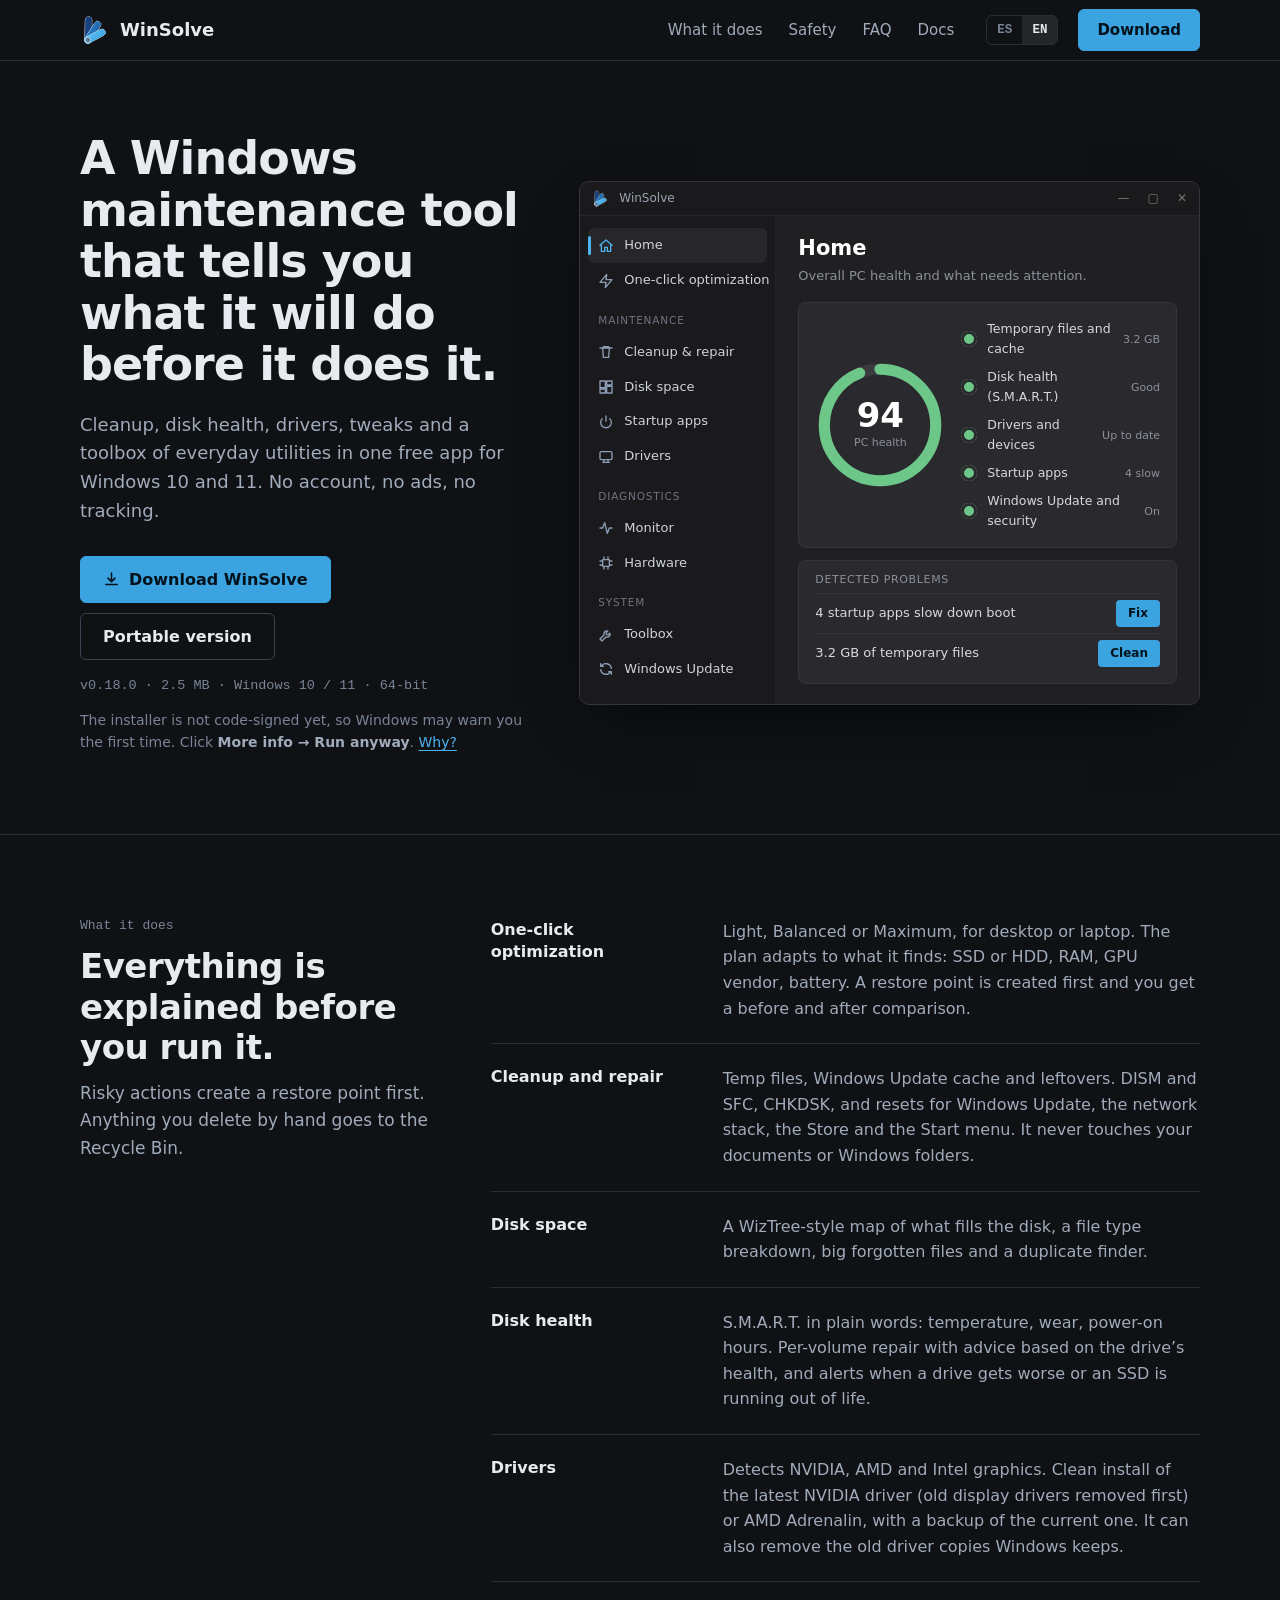
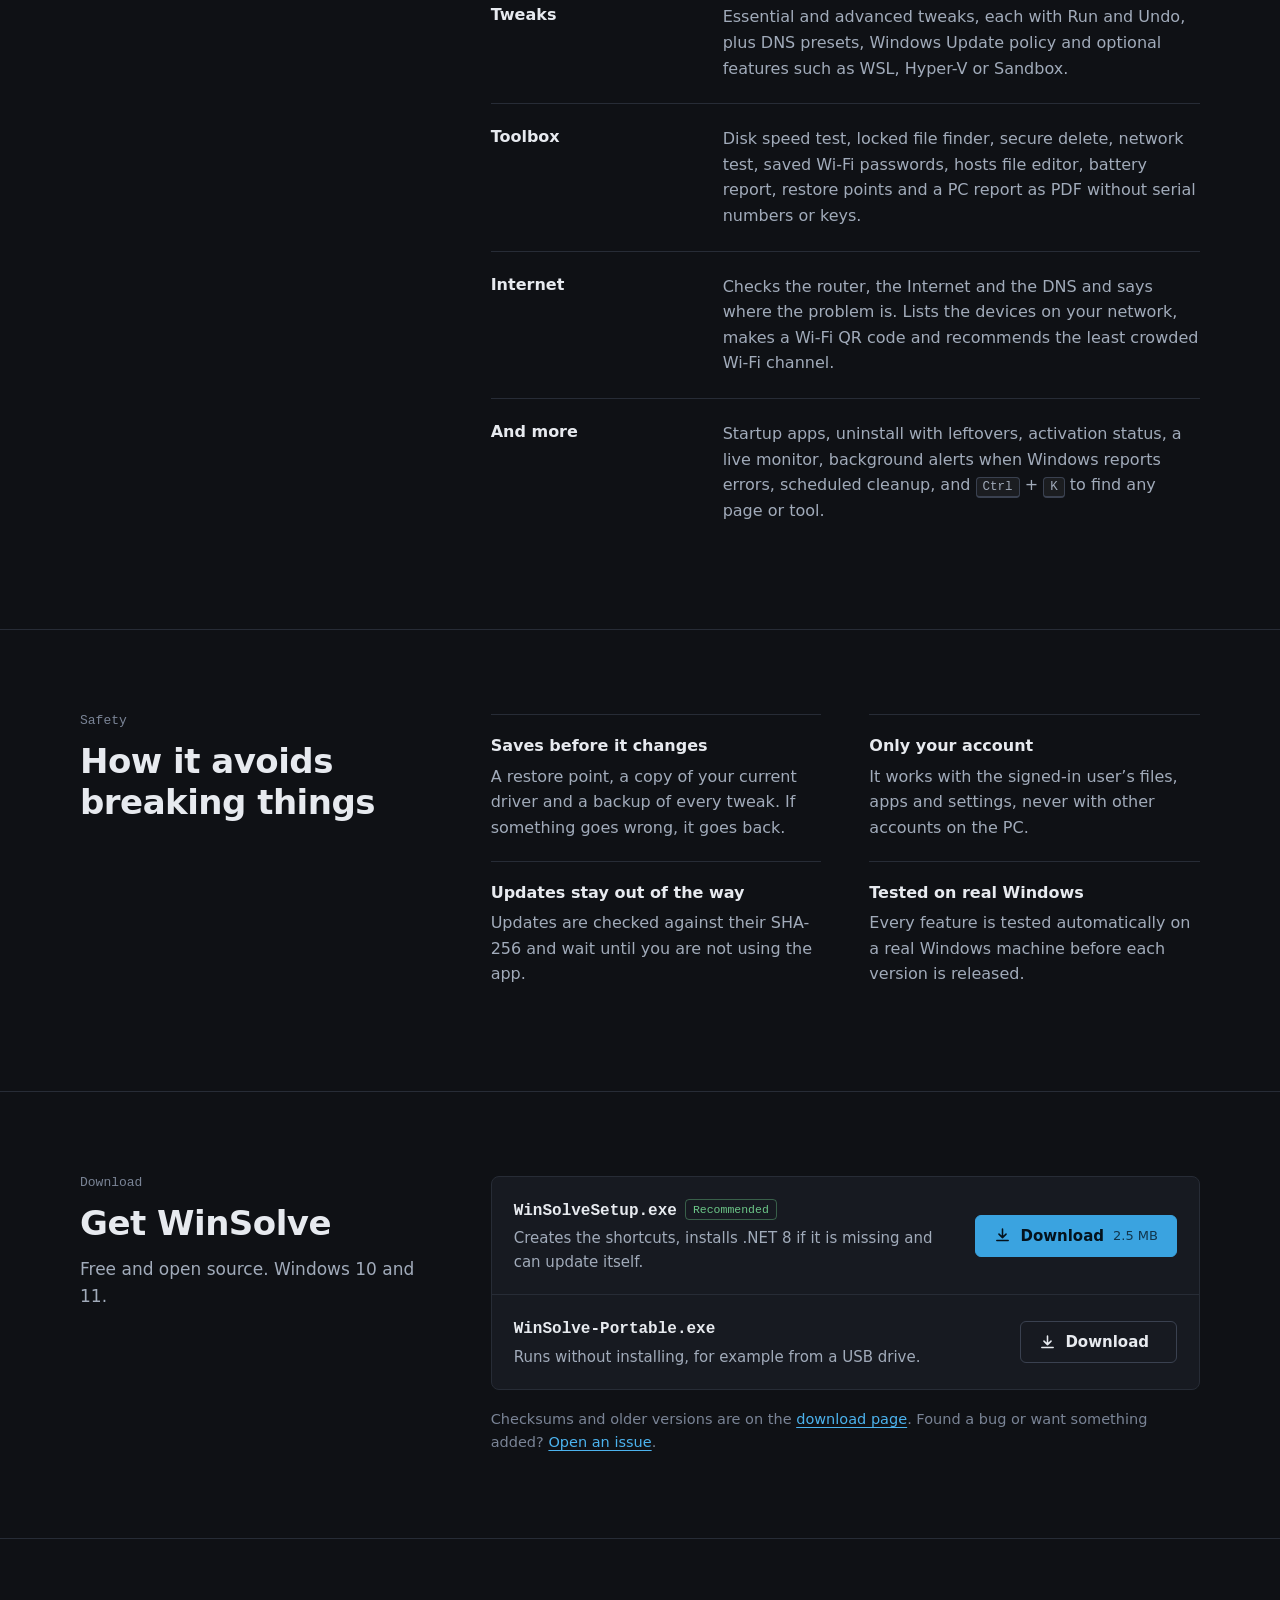
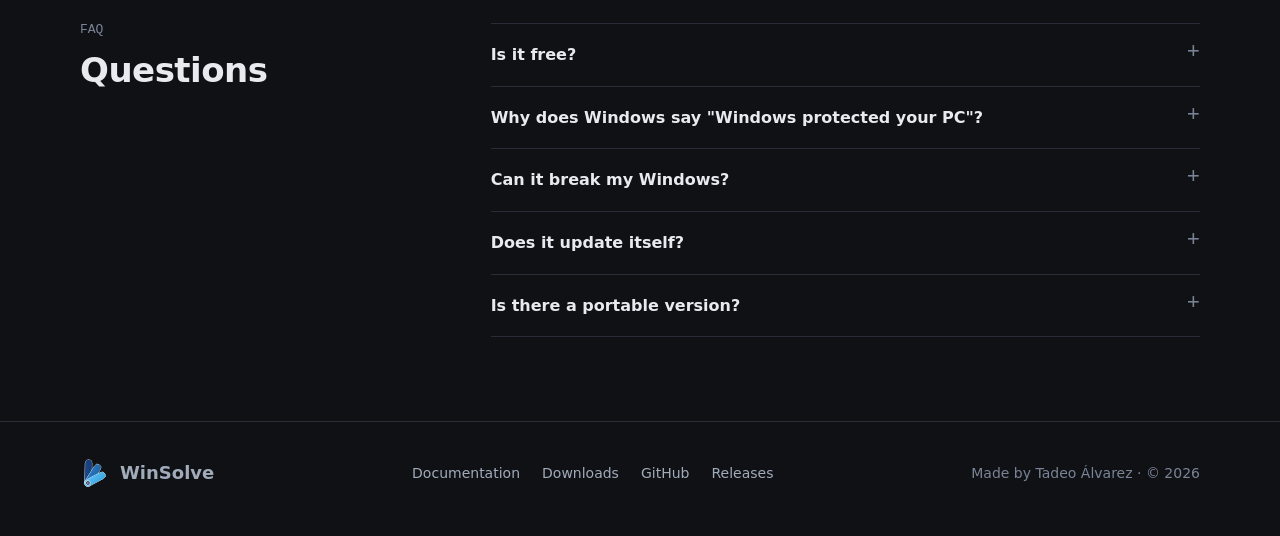
<file: website/index.html>
<!doctype html>
<html lang="es">
<head>
  <meta charset="utf-8">
  <meta name="viewport" content="width=device-width, initial-scale=1">
  <title>WinSolve — La navaja suiza para Windows</title>
  <meta name="description" content="WinSolve es una herramienta gratuita de mantenimiento para Windows 10/11: limpieza, salud de discos, drivers, ajustes y una caja de herramientas en una sola app.">
  <meta name="theme-color" content="#0f1115">
  <meta property="og:title" content="WinSolve — La navaja suiza para Windows">
  <meta property="og:description" content="Limpieza, salud de discos, drivers, ajustes y herramientas para Windows. Gratis y de código abierto.">
  <meta property="og:image" content="assets/og.png">
  <meta name="twitter:card" content="summary_large_image">
  <link rel="icon" href="favicon.ico">
  <link rel="alternate" hreflang="es" href="./">
  <link rel="alternate" hreflang="en" href="en/">
  <link rel="stylesheet" href="assets/site.css">
</head>
<body>
  <svg width="0" height="0" style="position:absolute" aria-hidden="true"><defs>
    <symbol id="s-home" viewBox="0 0 24 24"><path d="M3 11 12 3l9 8M5 10v10h5v-6h4v6h5V10"/></symbol>
    <symbol id="s-bolt" viewBox="0 0 24 24"><path d="M13 2 3 14h9l-1 8 10-12h-9z"/></symbol>
    <symbol id="s-clean" viewBox="0 0 24 24"><path d="M3 6h18M8 6V4h8v2m-9 0 1 14h8l1-14"/></symbol>
    <symbol id="s-disk" viewBox="0 0 24 24"><path d="M3 3h8v10H3zM13 3h8v6h-8zM13 11h8v10h-8zM3 15h8v6H3z"/></symbol>
    <symbol id="s-power" viewBox="0 0 24 24"><path d="M12 3v8M6.3 7a8 8 0 1 0 11.4 0"/></symbol>
    <symbol id="s-screen" viewBox="0 0 24 24"><path d="M5 4h14a2 2 0 0 1 2 2v8a2 2 0 0 1-2 2H5a2 2 0 0 1-2-2V6a2 2 0 0 1 2-2zM7 20h10M9 16v4m6-4v4"/></symbol>
    <symbol id="s-pulse" viewBox="0 0 24 24"><path d="M3 12h4l3-8 4 16 3-8h4"/></symbol>
    <symbol id="s-cpu" viewBox="0 0 24 24"><path d="M7 7h10v10H7zM9 3v4m6-4v4M9 17v4m6-4v4M3 9h4m-4 6h4m10-6h4m-4 6h4"/></symbol>
    <symbol id="s-tool" viewBox="0 0 24 24"><path d="M14.7 6.3a4 4 0 0 0-5.4 5.4L3 18l3 3 6.3-6.3a4 4 0 0 0 5.4-5.4l-2.4 2.4-2.6-.6-.6-2.6z"/></symbol>
    <symbol id="s-sync" viewBox="0 0 24 24"><path d="M20 11a8 8 0 0 0-14.9-3M4 4v4h4M4 13a8 8 0 0 0 14.9 3M20 20v-4h-4"/></symbol>
  </defs></svg>

  <nav class="nav">
    <div class="wrap">
      <a class="brand" href="#top"><img src="assets/logo.svg" alt="">WinSolve</a>
      <div class="links">
        <a href="#features">Qué hace</a>
        <a href="#safety">Seguridad</a>
        <a href="#faq">Preguntas</a>
        <a class="keep" href="docs/">Docs</a>
      </div>
      <div class="lang" aria-label="Idioma"><a href="./" data-lang="es" aria-current="true">ES</a><a href="en/" data-lang="en">EN</a></div>
      <a class="btn primary cta" href="docs/#download">Descargar</a>
      <button class="menu-btn" type="button" aria-label="Menú" aria-expanded="false"><svg viewBox="0 0 24 24" fill="none" stroke="currentColor" stroke-width="2" stroke-linecap="round"><path d="M4 7h16M4 12h16M4 17h16"/></svg></button>
    </div>
  </nav>

  <header class="hero" id="top">
    <div class="wrap">
      <div>
        <h1>Una herramienta de mantenimiento para Windows que te dice qué va a hacer antes de hacerlo.</h1>
        <p class="lead">Limpieza, salud de discos, drivers, ajustes y una caja de herramientas de uso diario en una sola app gratuita para Windows 10 y 11. Sin cuenta, sin anuncios, sin rastreo.</p>
        <div class="actions">
          <a class="btn primary big" href="https://github.com/TadeeUY/WinSolve/releases/latest/download/WinSolveSetup.exe"><svg viewBox="0 0 24 24" fill="none" stroke="currentColor" stroke-width="2.2" stroke-linecap="round" stroke-linejoin="round"><path d="M12 3v12m0 0 5-5m-5 5-5-5M4 19h16"/></svg>Descargar WinSolve</a>
          <a class="btn big" href="https://github.com/TadeeUY/WinSolve/releases/latest/download/WinSolve-Portable.exe">Versión portable</a>
        </div>
        <p class="facts">v<span data-version>0.18.0</span> · <span data-size-setup>2,5 MB</span> · Windows 10 / 11 · 64-bit</p>
        <p class="note">El instalador todavía no tiene firma digital, así que Windows puede avisarte la primera vez. Toca <b>Más información → Ejecutar de todas formas</b>. <a class="link" href="#faq">¿Por qué?</a></p>
      </div>

      <!-- A static drawing of the Home screen. Swap it for a real screenshot when you have one. -->
      <div class="window" role="img" aria-label="La app WinSolve en la pantalla de Inicio">
        <div class="titlebar"><img src="assets/logo.svg" alt="">WinSolve<span class="ctl"><span>—</span><span>▢</span><span>✕</span></span></div>
        <div class="app">
          <aside class="side">
              <div class="it on"><i><svg aria-hidden="true"><use href="#s-home"/></svg></i>Inicio</div>
              <div class="it"><i><svg aria-hidden="true"><use href="#s-bolt"/></svg></i>Optimización en 1 clic</div>
              <div class="grp">MANTENIMIENTO</div>
              <div class="it"><i><svg aria-hidden="true"><use href="#s-clean"/></svg></i>Limpieza y reparación</div>
              <div class="it"><i><svg aria-hidden="true"><use href="#s-disk"/></svg></i>Espacio en disco</div>
              <div class="it"><i><svg aria-hidden="true"><use href="#s-power"/></svg></i>Apps de inicio</div>
              <div class="it"><i><svg aria-hidden="true"><use href="#s-screen"/></svg></i>Drivers</div>
              <div class="grp">DIAGNÓSTICO</div>
              <div class="it"><i><svg aria-hidden="true"><use href="#s-pulse"/></svg></i>Monitor</div>
              <div class="it"><i><svg aria-hidden="true"><use href="#s-cpu"/></svg></i>Hardware</div>
              <div class="grp">SISTEMA</div>
              <div class="it"><i><svg aria-hidden="true"><use href="#s-tool"/></svg></i>Herramientas</div>
              <div class="it"><i><svg aria-hidden="true"><use href="#s-sync"/></svg></i>Windows Update</div>
          </aside>
          <div class="main">
            <h4>Inicio</h4>
            <div class="sub">Estado general de la PC y lo que requiere atención.</div>
            <div class="health">
              <div class="ring">
                <svg viewBox="0 0 140 140"><circle class="track" cx="70" cy="70" r="60" fill="none" stroke-width="12"/><circle class="val" cx="70" cy="70" r="60" fill="none" stroke-width="12"/></svg>
                <div class="num"><div><b>94</b><small>Salud de la PC</small></div></div>
              </div>
              <div class="checks">
                  <div class="check"><span class="st"></span>Archivos temporales y caché<span class="tag">3,2 GB</span></div>
                  <div class="check"><span class="st"></span>Salud del disco (S.M.A.R.T.)<span class="tag">Buena</span></div>
                  <div class="check"><span class="st"></span>Drivers y dispositivos<span class="tag">Al día</span></div>
                  <div class="check"><span class="st"></span>Apps de inicio<span class="tag">4 lentas</span></div>
                  <div class="check"><span class="st"></span>Windows Update y seguridad<span class="tag">Activo</span></div>
              </div>
            </div>
            <div class="issues"><div class="is-t">Problemas detectados</div><div class="is-r"><span>4 apps de inicio ralentizan el arranque</span><em>Corregir</em></div><div class="is-r"><span>3,2 GB de archivos temporales</span><em>Limpiar</em></div></div>
          </div>
        </div>
      </div>
    </div>
  </header>

  <section id="features">
    <div class="wrap split">
      <header>
        <span class="eyebrow">Qué hace</span>
        <h2 class="h2">Todo se explica antes de ejecutarlo.</h2>
        <p class="sec-lead">Las acciones con riesgo crean antes un punto de restauración. Lo que borras a mano va a la Papelera.</p>
      </header>
      <dl class="rows">
          <div class="row"><dt>Optimización en 1 clic</dt><dd>Ligera, Equilibrada o Máximo rendimiento, para equipo de escritorio o portátil. El plan se adapta a lo que detecta: SSD o HDD, RAM, marca de la GPU, batería. Antes crea un punto de restauración y al final compara el antes y el después.</dd></div>
          <div class="row"><dt>Limpieza y reparación</dt><dd>Temporales, caché de Windows Update y restos. DISM y SFC, CHKDSK, y reinicios de Windows Update, de la red, de la Tienda y del menú Inicio. Nunca toca tus documentos ni las carpetas de Windows.</dd></div>
          <div class="row"><dt>Espacio en disco</dt><dd>Un mapa al estilo WizTree de lo que ocupa el disco, desglose por tipo de archivo, archivos grandes y olvidados, y buscador de duplicados.</dd></div>
          <div class="row"><dt>Salud de discos</dt><dd>S.M.A.R.T. explicado en simple: temperatura, desgaste, horas de uso. Reparación por unidad con consejos según la salud del disco, y avisos cuando un disco empeora o a un SSD le queda poca vida.</dd></div>
          <div class="row"><dt>Drivers</dt><dd>Detecta gráficos NVIDIA, AMD e Intel. Instalación limpia del último driver de NVIDIA (borrando antes los drivers de video viejos) o de AMD Adrenalin, con copia del actual. También puede borrar las copias de drivers viejos que guarda Windows.</dd></div>
          <div class="row"><dt>Ajustes</dt><dd>Ajustes esenciales y avanzados, cada uno con Ejecutar y Deshacer, más DNS predefinidos, política de Windows Update y funciones opcionales como WSL, Hyper-V o Sandbox.</dd></div>
          <div class="row"><dt>Herramientas</dt><dd>Prueba de velocidad del disco, archivos bloqueados, borrado seguro, prueba de red, claves Wi-Fi guardadas, editor del archivo hosts, informe de batería, puntos de restauración y un informe de la PC en PDF sin números de serie ni claves.</dd></div>
          <div class="row"><dt>Internet</dt><dd>Revisa el router, Internet y el DNS y te dice dónde está el problema. Lista los dispositivos de tu red, genera el QR del Wi-Fi y recomienda el canal Wi-Fi menos saturado.</dd></div>
          <div class="row"><dt>Y más</dt><dd>Apps de inicio, desinstalar con restos, estado de activación, monitor en vivo, avisos en segundo plano cuando Windows reporta errores, limpieza programada y <kbd>Ctrl</kbd> + <kbd>K</kbd> para encontrar cualquier página o herramienta.</dd></div>
      </dl>
    </div>
  </section>

  <section id="safety">
    <div class="wrap split">
      <header>
        <span class="eyebrow">Seguridad</span>
        <h2 class="h2">Cómo evita romper cosas</h2>
      </header>
      <div class="pairs">
        <div><h3>Guarda antes de cambiar</h3><p>Un punto de restauración, una copia de tu driver actual y un respaldo de cada ajuste. Si algo sale mal, vuelve atrás.</p></div>
        <div><h3>Solo tu cuenta</h3><p>Trabaja con los archivos, apps y configuración del usuario que inició sesión, nunca con las de otras cuentas del PC.</p></div>
        <div><h3>Las actualizaciones no molestan</h3><p>Se verifican con su SHA-256 y esperan a que no estés usando la app.</p></div>
        <div><h3>Probado en Windows real</h3><p>Cada función se prueba automáticamente en una máquina Windows real antes de publicar cada versión.</p></div>
      </div>
    </div>
  </section>

  <section id="download">
    <div class="wrap split">
      <header>
        <span class="eyebrow">Descarga</span>
        <h2 class="h2">Descargar WinSolve</h2>
        <p class="sec-lead">Gratis y de código abierto. Windows 10 y 11.</p>
      </header>
      <div>
        <div class="get">
          <div class="item">
            <div><b>WinSolveSetup.exe</b><span class="tag">Recomendado</span><p>Crea los accesos directos, instala .NET 8 si falta y puede actualizarse sola.</p></div>
            <a class="btn primary" href="https://github.com/TadeeUY/WinSolve/releases/latest/download/WinSolveSetup.exe"><svg viewBox="0 0 24 24" fill="none" stroke="currentColor" stroke-width="2.2" stroke-linecap="round" stroke-linejoin="round"><path d="M12 3v12m0 0 5-5m-5 5-5-5M4 19h16"/></svg>Descargar <small data-size-setup>2,5 MB</small></a>
          </div>
          <div class="item">
            <div><b>WinSolve-Portable.exe</b><p>Funciona sin instalar, por ejemplo desde una memoria USB.</p></div>
            <a class="btn" href="https://github.com/TadeeUY/WinSolve/releases/latest/download/WinSolve-Portable.exe"><svg viewBox="0 0 24 24" fill="none" stroke="currentColor" stroke-width="2.2" stroke-linecap="round" stroke-linejoin="round"><path d="M12 3v12m0 0 5-5m-5 5-5-5M4 19h16"/></svg>Descargar <small data-size-portable></small></a>
          </div>
        </div>
        <p class="fine">Las sumas de verificación y las versiones anteriores están en la <a class="link" href="docs/#download">página de descargas</a>. ¿Encontraste un error o quieres que agregue algo? <a class="link" href="https://github.com/TadeeUY/WinSolve/issues">Abre un issue</a>.</p>
      </div>
    </div>
  </section>

  <section id="faq">
    <div class="wrap split">
      <header>
        <span class="eyebrow">Preguntas</span>
        <h2 class="h2">Preguntas frecuentes</h2>
      </header>
      <div class="faq">
        <details><summary>¿Es gratis?</summary><p>Sí, totalmente. No tiene versión paga, anuncios ni cuenta. El código está en GitHub.</p></details>
        <details><summary>¿Por qué Windows dice "Windows protegió su PC"?</summary><p>Porque el instalador todavía no tiene firma digital y SmartScreen no conoce el archivo. Toca <b>Más información → Ejecutar de todas formas</b>. Puedes comprobar que el archivo es el original con su SHA-256, que aparece en la página de descarga.</p></details>
        <details><summary>¿Puede romper mi Windows?</summary><p>Está hecha para no hacerlo: antes de cambios grandes crea un punto de restauración, guarda copias de lo que modifica y nunca borra tus archivos personales ni carpetas del sistema. Todo lo que borra a mano va a la Papelera.</p></details>
        <details><summary>¿Se actualiza sola?</summary><p>Te avisa cuando hay una versión nueva. Si activas la actualización automática, se instala sola sin abrir ventanas y sin cortar nada de lo que estés haciendo.</p></details>
        <details><summary>¿Hay versión portable?</summary><p>Sí: <b>WinSolve-Portable.exe</b> funciona sin instalar, por ejemplo desde un pendrive.</p></details>
      </div>
    </div>
  </section>

  <footer>
    <div class="wrap">
      <a class="brand" href="#top"><img src="assets/logo.svg" alt="">WinSolve</a>
      <div class="fl">
        <a href="docs/">Documentación</a>
        <a href="docs/#download">Descargas</a>
        <a href="https://github.com/TadeeUY/WinSolve">GitHub</a>
        <a href="https://github.com/TadeeUY/WinSolve/releases">Versiones</a>
      </div>
      <span>Hecho por Tadeo Álvarez · © <span id="yr">2026</span></span>
    </div>
  </footer>

  <script src="assets/site.js"></script>
  <script>document.getElementById("yr").textContent = new Date().getFullYear();</script>
</body>
</html>
</file>
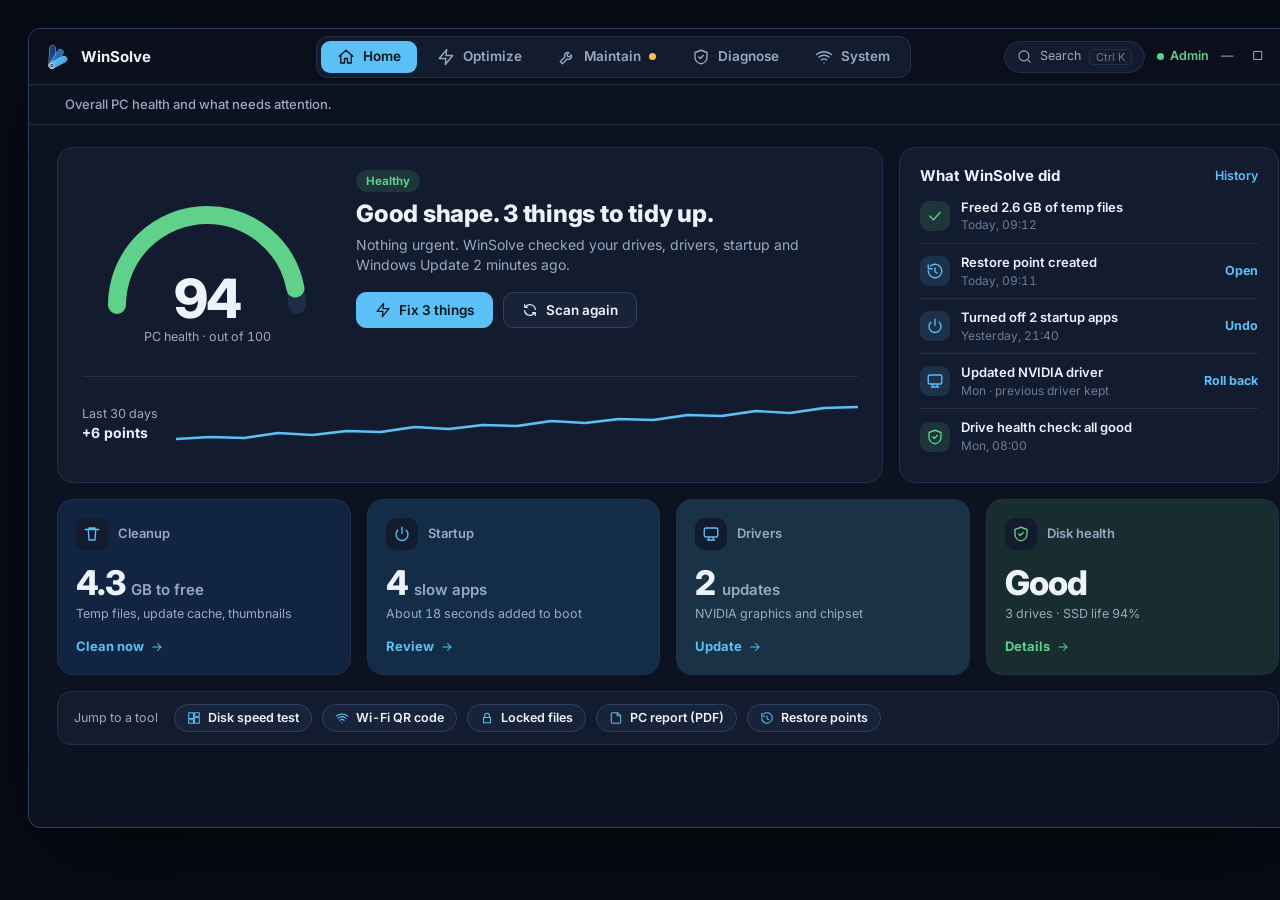
<file: design/app-redesign-2/index.html>
<!doctype html>
<html lang="en">
<head>
<meta charset="utf-8">
<meta name="viewport" content="width=device-width, initial-scale=1">
<title>WinSolve · app redesign mockup, direction 2</title>
<link href="https://fonts.googleapis.com/css2?family=Inter:wght@400;500;600;700;800&display=swap" rel="stylesheet">
<style>
/* Direction 2: top navigation, a guided Home, colors taken from the three blades of the logo.
   Screens: ?s=home|drivers|health   Theme: ?t=dark|light */
:root {
  --bg: #0c1220; --bar: #0a0f1b; --card: #131b2e; --card-2: #182238; --line: #22304a; --line-2: #2f4165;
  --text: #edf2fb; --muted: #9aa9c2; --dim: #6b7b97;
  --b1: #1e4f92; --b2: #2b7cc3; --b3: #5bc0f5;           /* the three blades */
  --t1: rgba(30,79,146,.30); --t2: rgba(43,124,195,.24); --t3: rgba(91,192,245,.18);
  --accent: #5bc0f5; --accent-ink: #05121d; --accent-soft: rgba(91,192,245,.14);
  --good: #5fd18a; --good-soft: rgba(95,209,138,.14); --warn: #f2c14e; --warn-soft: rgba(242,193,78,.14); --bad: #ff6b6b;
  --track: #1f2c46; --shadow: 0 30px 80px -30px rgba(0,0,0,.85);
  --font: "Segoe UI Variable Text", "Segoe UI", "Inter", system-ui, sans-serif;
}
:root[data-t="light"] {
  --bg: #eef3fa; --bar: #ffffff; --card: #ffffff; --card-2: #f4f7fc; --line: #dde5f1; --line-2: #c5d2e6;
  --text: #11203a; --muted: #52627d; --dim: #7a89a3;
  --b1: #1e4f92; --b2: #2b7cc3; --b3: #3aa3e0;
  --t1: rgba(30,79,146,.10); --t2: rgba(43,124,195,.10); --t3: rgba(58,163,224,.13);
  --accent: #0b6cb8; --accent-ink: #fff; --accent-soft: rgba(11,108,184,.1);
  --good: #12803f; --good-soft: rgba(18,128,63,.11); --warn: #9a5b00; --warn-soft: rgba(154,91,0,.11); --bad: #c4301f;
  --track: #e2e9f4; --shadow: 0 30px 80px -30px rgba(20,40,80,.35);
}
* { box-sizing: border-box; }
html, body { margin: 0; }
body { background: #070b14; font: 400 14px/1.45 var(--font); color: var(--text); font-variant-numeric: tabular-nums; }
:root[data-t="light"] body { background: #d9e2ef; }
svg.i { width: 18px; height: 18px; fill: none; stroke: currentColor; stroke-width: 1.8; stroke-linecap: round; stroke-linejoin: round; flex: none; }
.stage { padding: 28px; display: grid; place-items: center; }
.win { width: 1280px; height: 800px; display: grid; grid-template-rows: 56px 40px 1fr; background: var(--bg); border: 1px solid var(--line-2); border-radius: 12px; overflow: hidden; box-shadow: var(--shadow); }

/* Header with the top navigation */
.hd { display: grid; grid-template-columns: 220px 1fr 330px; align-items: center; background: var(--bar); border-bottom: 1px solid var(--line); padding: 0 16px; }
.brand { display: flex; align-items: center; gap: 10px; font-weight: 700; font-size: 15px; }
.brand img { width: 26px; height: 26px; }
.nav { justify-self: center; display: flex; gap: 4px; padding: 4px; border-radius: 12px; background: var(--card); border: 1px solid var(--line); }
.nav span { display: flex; align-items: center; gap: 8px; height: 32px; padding: 0 16px; border-radius: 9px; font-weight: 600; font-size: 13.5px; color: var(--muted); }
.nav span.on { background: var(--accent); color: var(--accent-ink); }
.nav .dot { width: 7px; height: 7px; border-radius: 50%; background: var(--warn); }
.nav span.on .dot { background: var(--accent-ink); opacity: .6; }
.tools { justify-self: end; display: flex; align-items: center; gap: 12px; color: var(--muted); font-size: 12.5px; }
.sbtn { display: flex; align-items: center; gap: 8px; height: 32px; padding: 0 12px; border: 1px solid var(--line); border-radius: 16px; background: var(--card); }
.sbtn svg { width: 15px; height: 15px; } .sbtn kbd { font: 11px var(--font); color: var(--dim); border: 1px solid var(--line); border-radius: 4px; padding: 0 6px; }
.adm { display: inline-flex; align-items: center; gap: 6px; color: var(--good); font-weight: 600; }
.adm::before { content: ""; width: 7px; height: 7px; border-radius: 50%; background: var(--good); }
.ctl { display: flex; gap: 18px; color: var(--muted); }

/* Sub navigation */
.sub { display: flex; align-items: center; gap: 4px; padding: 0 24px; border-bottom: 1px solid var(--line); background: var(--bg); }
.sub span { position: relative; padding: 0 12px; height: 40px; display: flex; align-items: center; gap: 8px; color: var(--muted); font-weight: 600; font-size: 13px; }
.sub span.on { color: var(--text); }
.sub span.on::after { content: ""; position: absolute; left: 12px; right: 12px; bottom: -1px; height: 2px; background: var(--accent); border-radius: 2px; }
.sub .pill { height: 18px; padding: 0 6px; font-size: 11px; }

.main { padding: 22px 28px 20px; overflow: hidden; min-width: 0; }
.screen { display: none; height: 100%; flex-direction: column; gap: 16px; min-height: 0; }
:root[data-s="home"] .s-home, :root[data-s="drivers"] .s-drivers, :root[data-s="health"] .s-health { display: flex; }

.card { background: var(--card); border: 1px solid var(--line); border-radius: 16px; padding: 18px 20px; min-width: 0; }
.card h2 { margin: 0 0 12px; font: 700 15px/1.3 var(--font); display: flex; align-items: center; gap: 8px; }
.card h2 .more { margin-left: auto; font-weight: 600; font-size: 12.5px; color: var(--accent); }
.btn { display: inline-flex; align-items: center; gap: 8px; height: 36px; padding: 0 18px; border-radius: 10px; border: 1px solid var(--line-2); background: var(--card-2); color: var(--text); font: 600 13.5px var(--font); white-space: nowrap; }
.btn.primary { background: var(--accent); border-color: var(--accent); color: var(--accent-ink); }
.btn.sm { height: 30px; padding: 0 14px; font-size: 12.5px; border-radius: 8px; }
.btn svg { width: 16px; height: 16px; }
.muted { color: var(--muted); } .dim { color: var(--dim); } .sm { font-size: 12.5px; }
.pill { display: inline-flex; align-items: center; gap: 6px; height: 22px; padding: 0 10px; border-radius: 11px; font-size: 11.5px; font-weight: 700; }
.pill.good { background: var(--good-soft); color: var(--good); } .pill.warn { background: var(--warn-soft); color: var(--warn); } .pill.acc { background: var(--accent-soft); color: var(--accent); }
.bar { height: 8px; border-radius: 4px; background: var(--track); overflow: hidden; } .bar i { display: block; height: 100%; border-radius: 4px; background: var(--accent); }

/* HOME */
.ga { display: grid; grid-template-columns: 1fr 380px; gap: 16px; }
.hero { display: grid; grid-template-columns: 250px 1fr; gap: 24px; padding: 22px 24px; }
.gauge { position: relative; width: 250px; }
.gauge svg { width: 250px; height: 150px; }
.gauge .num { position: absolute; left: 0; right: 0; bottom: 6px; text-align: center; }
.gauge .num b { display: block; font: 800 54px/1 var(--font); letter-spacing: -.03em; }
.gauge .num span { color: var(--muted); font-size: 12.5px; }
.hero h2 { display: block; font: 800 24px/1.2 var(--font); margin: 8px 0 6px; letter-spacing: -.01em; }
.hero .acts { display: flex; gap: 10px; margin-top: 16px; }
.spark { grid-column: 1 / 3; border-top: 1px solid var(--line); padding-top: 12px; display: flex; align-items: center; gap: 18px; }
.spark svg { flex: 1; height: 46px; }
.feed { display: grid; gap: 0; }
.ev { display: grid; grid-template-columns: 30px 1fr auto; gap: 11px; align-items: center; padding: 9px 0; border-top: 1px solid var(--line); }
.ev:first-of-type { border-top: 0; padding-top: 0; }
.ev .ic { width: 30px; height: 30px; border-radius: 9px; display: grid; place-items: center; background: var(--accent-soft); color: var(--accent); }
.ev .ic.g { background: var(--good-soft); color: var(--good); }
.ev .t { font-weight: 600; font-size: 13px; } .ev .d { color: var(--dim); font-size: 12px; }
.ev a { color: var(--accent); font-weight: 700; font-size: 12.5px; }
.gb { display: grid; grid-template-columns: repeat(4, 1fr); gap: 16px; }
.cat { border-radius: 16px; padding: 18px; border: 1px solid var(--line); display: flex; flex-direction: column; gap: 4px; }
.cat.c1 { background: var(--t1); } .cat.c2 { background: var(--t2); } .cat.c3 { background: var(--t3); } .cat.c4 { background: var(--good-soft); }
.cat .top { display: flex; align-items: center; gap: 10px; color: var(--muted); font-weight: 600; font-size: 13px; }
.cat .top .ic { width: 32px; height: 32px; border-radius: 10px; background: var(--card); display: grid; place-items: center; color: var(--accent); }
.cat.c4 .top .ic { color: var(--good); }
.cat .big { font: 800 34px/1.1 var(--font); letter-spacing: -.02em; margin-top: 10px; }
.cat .big small { font-size: 15px; font-weight: 600; color: var(--muted); letter-spacing: 0; }
.cat .go { margin-top: 10px; color: var(--accent); font-weight: 700; font-size: 13px; display: flex; align-items: center; gap: 6px; }
.cat.c4 .go { color: var(--good); }
.cat .go svg { width: 14px; height: 14px; }
.chips { display: flex; align-items: center; gap: 10px; padding: 12px 16px; border-radius: 14px; }
.chips .k { color: var(--muted); font-size: 12.5px; margin-right: 6px; }
.chip { height: 28px; padding: 0 12px; border: 1px solid var(--line-2); border-radius: 14px; display: inline-flex; align-items: center; gap: 7px; font-size: 12.5px; font-weight: 600; background: var(--card-2); }
.chip svg { width: 14px; height: 14px; color: var(--accent); }

/* DRIVERS */
.ph { display: flex; align-items: flex-end; gap: 16px; } .ph h1 { margin: 0; font: 800 26px/1.15 var(--font); letter-spacing: -.015em; } .ph p { margin: 4px 0 0; color: var(--muted); } .ph .sp { flex: 1; }
.gpu { display: grid; grid-template-columns: 76px 1fr auto; gap: 20px; align-items: center; padding: 0 0 18px; }
.gpu .logo { width: 76px; height: 76px; border-radius: 18px; background: var(--t2); display: grid; place-items: center; color: var(--accent); }
.gpu .logo svg { width: 36px; height: 36px; }
.gpu h2 { display: block; margin: 0; font: 800 20px/1.2 var(--font); }
.vers { display: flex; align-items: center; gap: 26px; margin-top: 10px; }
.vers .k { color: var(--dim); font-size: 12px; } .vers .v { font: 700 17px var(--font); } .vers .arrow { color: var(--dim); }
.steps { display: grid; grid-template-columns: repeat(4, 1fr); gap: 0; position: relative; }
.stp { padding: 6px 14px 0 0; }
.stp .n { width: 28px; height: 28px; border-radius: 50%; display: grid; place-items: center; font-weight: 800; font-size: 13px; background: var(--accent-soft); color: var(--accent); margin-bottom: 10px; position: relative; z-index: 1; }
.stp .n.done { background: var(--good-soft); color: var(--good); }
.stp .n svg { width: 15px; height: 15px; stroke-width: 3; }
.steps::before { content: ""; position: absolute; left: 14px; right: 40px; top: 20px; height: 2px; background: var(--line-2); }
.stp .t { font-weight: 700; } .stp .d { color: var(--muted); font-size: 12.5px; }
.opts { display: flex; gap: 22px; align-items: center; padding-top: 16px; margin-top: 16px; border-top: 1px solid var(--line); }
.sw { display: flex; align-items: center; gap: 10px; font-weight: 600; font-size: 13px; }
.sw i { width: 34px; height: 20px; border-radius: 10px; background: var(--track); position: relative; border: 1px solid var(--line-2); }
.sw i::after { content: ""; position: absolute; left: 3px; top: 3px; width: 12px; height: 12px; border-radius: 50%; background: var(--muted); }
.sw.on i { background: var(--accent); border-color: var(--accent); } .sw.on i::after { left: 17px; background: var(--accent-ink); }
.two { display: grid; grid-template-columns: 1fr 1fr; gap: 16px; flex: 1; min-height: 0; align-items: start; }
.dev { display: grid; grid-template-columns: 1fr auto auto; gap: 14px; align-items: center; padding: 11px 0; border-top: 1px solid var(--line); }
.dev:first-of-type { border-top: 0; padding-top: 0; }
.dev .t { font-weight: 600; } .dev .d { color: var(--dim); font-size: 12px; }

/* DISK HEALTH */
.drv { display: flex; gap: 12px; }
.dtab { display: flex; align-items: center; gap: 12px; padding: 11px 16px; border: 1px solid var(--line); border-radius: 14px; background: var(--card); min-width: 250px; }
.dtab.on { border-color: var(--accent); box-shadow: 0 0 0 1px var(--accent); }
.dtab .ic { width: 34px; height: 34px; border-radius: 10px; background: var(--accent-soft); color: var(--accent); display: grid; place-items: center; }
.dtab b { display: block; } .dtab span { color: var(--muted); font-size: 12px; }
.dtab .pill { margin-left: auto; }
.hl { display: grid; grid-template-columns: 330px 1fr; gap: 16px; }
.big-h { display: flex; flex-direction: column; align-items: center; justify-content: center; text-align: center; gap: 4px; padding: 22px; }
.big-h .badge { width: 104px; height: 104px; border-radius: 50%; border: 8px solid var(--good); display: grid; place-items: center; color: var(--good); margin-bottom: 10px; }
.big-h .badge svg { width: 46px; height: 46px; stroke-width: 2.6; }
.big-h h2 { display: block; font: 800 24px/1.2 var(--font); margin: 0; } .big-h .pct { font: 800 34px var(--font); }
.stats { display: grid; grid-template-columns: repeat(4, 1fr); gap: 16px; }
.st { padding: 14px 16px; border-radius: 14px; background: var(--card-2); border: 1px solid var(--line); }
.st .k { color: var(--muted); font-size: 12.5px; } .st .v { font: 800 24px/1.2 var(--font); margin: 2px 0 8px; } .st .v small { font-size: 13px; color: var(--muted); font-weight: 600; }
.stats2 { display: grid; grid-template-columns: repeat(4, 1fr); gap: 16px; margin-top: 16px; }
table { width: 100%; border-collapse: collapse; font-size: 13px; }
th { text-align: left; color: var(--dim); font-weight: 600; font-size: 12px; padding: 6px 8px; border-bottom: 1px solid var(--line); }
td { padding: 8px 8px; border-bottom: 1px solid var(--line); } td.n { text-align: right; font-family: Consolas, "Cascadia Mono", monospace; font-size: 12.5px; }
td .pill { height: 20px; }
</style>
</head>
<body>
<svg width="0" height="0" style="position:absolute" aria-hidden="true"><defs>
  <symbol id="home" viewBox="0 0 24 24"><path d="M3 11 12 3l9 8M5 10v10h5v-6h4v6h5V10"/></symbol>
  <symbol id="bolt" viewBox="0 0 24 24"><path d="M13 2 3 14h9l-1 8 10-12h-9z"/></symbol>
  <symbol id="clean" viewBox="0 0 24 24"><path d="M3 6h18M8 6V4h8v2m-9 0 1 14h8l1-14"/></symbol>
  <symbol id="disk" viewBox="0 0 24 24"><path d="M3 3h8v10H3zM13 3h8v6h-8zM13 11h8v10h-8zM3 15h8v6H3z"/></symbol>
  <symbol id="power" viewBox="0 0 24 24"><path d="M12 3v8M6.3 7a8 8 0 1 0 11.4 0"/></symbol>
  <symbol id="screen" viewBox="0 0 24 24"><path d="M5 4h14a2 2 0 0 1 2 2v8a2 2 0 0 1-2 2H5a2 2 0 0 1-2-2V6a2 2 0 0 1 2-2zM7 20h10M9 16v4m6-4v4"/></symbol>
  <symbol id="tool" viewBox="0 0 24 24"><path d="M14.7 6.3a4 4 0 0 0-5.4 5.4L3 18l3 3 6.3-6.3a4 4 0 0 0 5.4-5.4l-2.4 2.4-2.6-.6-.6-2.6z"/></symbol>
  <symbol id="sync" viewBox="0 0 24 24"><path d="M20 11a8 8 0 0 0-14.9-3M4 4v4h4M4 13a8 8 0 0 0 14.9 3M20 20v-4h-4"/></symbol>
  <symbol id="wifi" viewBox="0 0 24 24"><path d="M2 8.8a15 15 0 0 1 20 0M5 12.5a10 10 0 0 1 14 0M8.5 16a5 5 0 0 1 7 0M12 20h.01"/></symbol>
  <symbol id="search" viewBox="0 0 24 24"><path d="M11 19a8 8 0 1 0 0-16 8 8 0 0 0 0 16zM21 21l-4.3-4.3"/></symbol>
  <symbol id="check" viewBox="0 0 24 24"><path d="m5 12 5 5 9-10"/></symbol>
  <symbol id="arrow" viewBox="0 0 24 24"><path d="M5 12h14m-6-6 6 6-6 6"/></symbol>
  <symbol id="shield" viewBox="0 0 24 24"><path d="M12 3 4 6v6c0 5 3.4 8.6 8 9 4.6-.4 8-4 8-9V6z"/><path d="m9 12 2 2 4-4"/></symbol>
  <symbol id="restore" viewBox="0 0 24 24"><path d="M3 12a9 9 0 1 0 3-6.7M3 4v5h5M12 8v5l3 2"/></symbol>
  <symbol id="drive" viewBox="0 0 24 24"><path d="M4 14h16v5H4zM4 14l2.5-8h11L20 14M16 16.5h.01"/></symbol>
  <symbol id="doc" viewBox="0 0 24 24"><path d="M4 5a2 2 0 0 1 2-2h9l5 5v11a2 2 0 0 1-2 2H6a2 2 0 0 1-2-2zM14 3v5h5"/></symbol>
  <symbol id="lock" viewBox="0 0 24 24"><path d="M6 11h12v9H6zM8 11V8a4 4 0 0 1 8 0v3"/></symbol>
</defs></svg>

<div class="stage"><div class="win">
  <div class="hd">
    <div class="brand"><img src="logo.svg" alt="">WinSolve</div>
    <div class="nav" id="nav">
      <span data-n="home"><svg class="i"><use href="#home"/></svg>Home</span>
      <span><svg class="i"><use href="#bolt"/></svg>Optimize</span>
      <span data-n="maintain"><svg class="i"><use href="#tool"/></svg>Maintain<i class="dot"></i></span>
      <span data-n="diagnose"><svg class="i"><use href="#shield"/></svg>Diagnose</span>
      <span><svg class="i"><use href="#wifi"/></svg>System</span>
    </div>
    <div class="tools"><span class="sbtn"><svg class="i"><use href="#search"/></svg>Search<kbd>Ctrl K</kbd></span><span class="adm">Admin</span><span class="ctl"><span>—</span><span>▢</span><span>✕</span></span></div>
  </div>
  <div class="sub" id="sub"></div>

  <main class="main">
    <!-- ───────── HOME ───────── -->
    <section class="screen s-home">
      <div class="ga">
        <div class="card hero">
          <div class="gauge">
            <svg viewBox="0 0 250 150"><path d="M 35 135 A 90 90 0 0 1 215 135" fill="none" stroke="var(--track)" stroke-width="18" stroke-linecap="round"/><path d="M 35 135 A 90 90 0 0 1 215 135" fill="none" stroke="var(--good)" stroke-width="18" stroke-linecap="round" stroke-dasharray="282.74" stroke-dashoffset="17"/></svg>
            <div class="num"><b>94</b><span>PC health · out of 100</span></div>
          </div>
          <div>
            <span class="pill good">Healthy</span>
            <h2>Good shape. 3 things to tidy up.</h2>
            <div class="muted">Nothing urgent. WinSolve checked your drives, drivers, startup and Windows Update 2 minutes ago.</div>
            <div class="acts"><span class="btn primary"><svg class="i"><use href="#bolt"/></svg>Fix 3 things</span><span class="btn"><svg class="i"><use href="#sync"/></svg>Scan again</span></div>
          </div>
          <div class="spark">
            <div><div class="muted sm">Last 30 days</div><b>+6 points</b></div>
            <svg viewBox="0 0 400 46" preserveAspectRatio="none"><polyline fill="none" stroke="var(--accent)" stroke-width="2.4" stroke-linecap="round" stroke-linejoin="round" points="0,38 20,36 40,37 60,32 80,34 100,30 120,31 140,26 160,28 180,24 200,25 220,20 240,22 260,18 280,19 300,14 320,15 340,10 360,12 380,7 400,6"/></svg>
          </div>
        </div>
        <div class="card">
          <h2>What WinSolve did<span class="more">History</span></h2>
          <div class="feed">
            <div class="ev"><div class="ic g"><svg class="i"><use href="#check"/></svg></div><div><div class="t">Freed 2.6 GB of temp files</div><div class="d">Today, 09:12</div></div></div>
            <div class="ev"><div class="ic"><svg class="i"><use href="#restore"/></svg></div><div><div class="t">Restore point created</div><div class="d">Today, 09:11</div></div><a>Open</a></div>
            <div class="ev"><div class="ic"><svg class="i"><use href="#power"/></svg></div><div><div class="t">Turned off 2 startup apps</div><div class="d">Yesterday, 21:40</div></div><a>Undo</a></div>
            <div class="ev"><div class="ic"><svg class="i"><use href="#screen"/></svg></div><div><div class="t">Updated NVIDIA driver</div><div class="d">Mon · previous driver kept</div></div><a>Roll back</a></div>
            <div class="ev"><div class="ic g"><svg class="i"><use href="#shield"/></svg></div><div><div class="t">Drive health check: all good</div><div class="d">Mon, 08:00</div></div></div>
          </div>
        </div>
      </div>
      <div class="gb">
        <div class="cat c1"><div class="top"><span class="ic"><svg class="i"><use href="#clean"/></svg></span>Cleanup</div><div class="big">4.3 <small>GB to free</small></div><div class="muted sm">Temp files, update cache, thumbnails</div><div class="go">Clean now<svg class="i"><use href="#arrow"/></svg></div></div>
        <div class="cat c2"><div class="top"><span class="ic"><svg class="i"><use href="#power"/></svg></span>Startup</div><div class="big">4 <small>slow apps</small></div><div class="muted sm">About 18 seconds added to boot</div><div class="go">Review<svg class="i"><use href="#arrow"/></svg></div></div>
        <div class="cat c3"><div class="top"><span class="ic"><svg class="i"><use href="#screen"/></svg></span>Drivers</div><div class="big">2 <small>updates</small></div><div class="muted sm">NVIDIA graphics and chipset</div><div class="go">Update<svg class="i"><use href="#arrow"/></svg></div></div>
        <div class="cat c4"><div class="top"><span class="ic"><svg class="i"><use href="#shield"/></svg></span>Disk health</div><div class="big">Good</div><div class="muted sm">3 drives · SSD life 94%</div><div class="go">Details<svg class="i"><use href="#arrow"/></svg></div></div>
      </div>
      <div class="card chips"><span class="k">Jump to a tool</span><span class="chip"><svg class="i"><use href="#disk"/></svg>Disk speed test</span><span class="chip"><svg class="i"><use href="#wifi"/></svg>Wi-Fi QR code</span><span class="chip"><svg class="i"><use href="#lock"/></svg>Locked files</span><span class="chip"><svg class="i"><use href="#doc"/></svg>PC report (PDF)</span><span class="chip"><svg class="i"><use href="#restore"/></svg>Restore points</span></div>
    </section>

    <!-- ───────── DRIVERS ───────── -->
    <section class="screen s-drivers">
      <div class="ph"><div><h1>Drivers</h1><p>Clean installs with a backup of what you have now.</p></div><div class="sp"></div><span class="btn"><svg class="i"><use href="#sync"/></svg>Check again</span></div>
      <div class="card">
        <div class="gpu">
          <div class="logo"><svg class="i"><use href="#screen"/></svg></div>
          <div>
            <h2>NVIDIA GeForce RTX 4060</h2>
            <div class="vers"><div><div class="k">Installed</div><div class="v">551.23</div></div><span class="arrow"><svg class="i"><use href="#arrow"/></svg></span><div><div class="k">Latest Game Ready</div><div class="v" style="color:var(--accent)">560.94</div></div><span class="pill warn">Update available</span></div>
          </div>
          <span class="btn primary"><svg class="i"><use href="#bolt"/></svg>Clean install</span>
        </div>
        <div class="steps">
          <div class="stp"><div class="n done"><svg class="i"><use href="#check"/></svg></div><div class="t">Back up current</div><div class="d">Saves 551.23 so you can go back.</div></div>
          <div class="stp"><div class="n">2</div><div class="t">Remove old drivers</div><div class="d">All display driver packages, so nothing is left over.</div></div>
          <div class="stp"><div class="n">3</div><div class="t">Install 560.94</div><div class="d">Downloaded and checked first.</div></div>
          <div class="stp"><div class="n">4</div><div class="t">Restart</div><div class="d">Only when you say so.</div></div>
        </div>
        <div class="opts"><span class="sw on"><i></i>Create a restore point</span><span class="sw on"><i></i>Keep my graphics settings</span><span class="sw"><i></i>Install the control panel only</span></div>
      </div>
      <div class="two">
        <div class="card">
          <h2>Other devices</h2>
          <div class="dev"><div><div class="t">Intel chipset</div><div class="d">10.1.19444 · Windows Update</div></div><span class="pill warn">Update</span><span class="btn sm">Install</span></div>
          <div class="dev"><div><div class="t">Realtek audio</div><div class="d">6.0.9549</div></div><span class="pill good">Up to date</span><span></span></div>
          <div class="dev"><div><div class="t">Wi-Fi 6E adapter</div><div class="d">23.30.0.4</div></div><span class="pill good">Up to date</span><span></span></div>
        </div>
        <div class="card">
          <h2>Old driver copies</h2>
          <div style="font:800 34px/1.1 var(--font)">1.8 <small style="font-size:15px;color:var(--muted);font-weight:600">GB can be removed</small></div>
          <p class="muted" style="margin:8px 0 14px">Windows keeps older versions of drivers after every update. The ones in use are never touched.</p>
          <div class="bar" style="margin-bottom:6px"><i style="width:7%"></i></div><div class="dim sm">7 old packages · 4 in use are kept</div>
          <div style="margin-top:16px;display:flex;gap:10px"><span class="btn">See the list</span><span class="btn primary">Remove 7 copies</span></div>
        </div>
      </div>
    </section>

    <!-- ───────── DISK HEALTH ───────── -->
    <section class="screen s-health">
      <div class="ph"><div><h1>Disk health</h1><p>S.M.A.R.T. in plain words, and repair that explains itself.</p></div><div class="sp"></div><span class="btn"><svg class="i"><use href="#doc"/></svg>Export report</span></div>
      <div class="drv">
        <div class="dtab on"><span class="ic"><svg class="i"><use href="#drive"/></svg></span><div><b>Samsung 980 Pro</b><span>C: · 476 GB · NVMe</span></div><span class="pill good">Good</span></div>
        <div class="dtab"><span class="ic"><svg class="i"><use href="#drive"/></svg></span><div><b>WD Blue SN580</b><span>D: · 1 TB · NVMe</span></div><span class="pill good">Good</span></div>
        <div class="dtab"><span class="ic"><svg class="i"><use href="#drive"/></svg></span><div><b>Seagate Barracuda</b><span>E: · 2 TB · HDD</span></div><span class="pill warn">Caution</span></div>
      </div>
      <div class="hl">
        <div class="card big-h"><div class="badge"><svg class="i"><use href="#check"/></svg></div><h2>Good</h2><div class="pct">94%</div><div class="muted">of the SSD’s life is left</div><div class="muted sm" style="margin-top:6px">Nothing to do. Checked today at 08:00.</div></div>
        <div class="card">
          <div class="stats">
            <div class="st"><div class="k">Temperature</div><div class="v">38 <small>°C</small></div><div class="bar"><i style="width:30%"></i></div></div>
            <div class="st"><div class="k">Power-on time</div><div class="v">4,212 <small>h</small></div><div class="bar"><i style="width:18%"></i></div></div>
            <div class="st"><div class="k">Written</div><div class="v">21.4 <small>TB</small></div><div class="bar"><i style="width:6%"></i></div></div>
            <div class="st"><div class="k">Errors</div><div class="v" style="color:var(--good)">0</div><div class="bar"><i style="width:0%"></i></div></div>
          </div>
          <div style="margin-top:16px">
            <table>
              <tr><th>Attribute</th><th>In plain words</th><th style="text-align:right">Value</th><th style="text-align:right">Status</th></tr>
              <tr><td>Available spare</td><td class="muted">Spare space the drive keeps for worn cells</td><td class="n">100%</td><td style="text-align:right"><span class="pill good">OK</span></td></tr>
              <tr><td>Percentage used</td><td class="muted">How much of the rated life is used</td><td class="n">6%</td><td style="text-align:right"><span class="pill good">OK</span></td></tr>
              <tr><td>Unsafe shutdowns</td><td class="muted">Power cuts while the drive was writing</td><td class="n">11</td><td style="text-align:right"><span class="pill good">OK</span></td></tr>
              <tr><td>Media errors</td><td class="muted">Data the drive could not read back</td><td class="n">0</td><td style="text-align:right"><span class="pill good">OK</span></td></tr>
              <tr><td>Critical warning</td><td class="muted">Flags the drive raises when something is wrong</td><td class="n">0</td><td style="text-align:right"><span class="pill good">OK</span></td></tr>
              <tr><td>Error log entries</td><td class="muted">Problems the drive has written down</td><td class="n">0</td><td style="text-align:right"><span class="pill good">OK</span></td></tr>
            </table>
          </div>
        </div>
      </div>
      <div class="card chips" style="margin-top:auto"><span class="k">Repair</span><span class="chip">Check file system</span><span class="chip">Repair file system</span><span class="chip">Scan for bad sectors</span><span class="muted sm" style="margin-left:auto">Advice depends on the drive’s health.</span></div>
    </section>
  </main>
</div></div>
<script>
const q = new URLSearchParams(location.search);
const s = q.get('s') || 'home', t = q.get('t') || 'dark';
const r = document.documentElement; r.dataset.s = s; r.dataset.t = t;
const topKey = { home: 'home', drivers: 'maintain', health: 'diagnose' }[s];
document.querySelectorAll('#nav [data-n]').forEach(e => { if (e.dataset.n === topKey) e.classList.add('on'); });
const subs = {
  home: [],
  drivers: [['Cleanup & repair'], ['Disk space'], ['Startup apps', '4'], ['Apps'], ['Drivers', '2', true]],
  health: [['Monitor'], ['Hardware', '', true]],
};
const el = document.getElementById('sub');
(subs[s] || []).forEach(([n, b, on]) => { const e = document.createElement('span'); if (on) e.className = 'on'; e.textContent = n; if (b) { const p = document.createElement('i'); p.className = 'pill warn'; p.textContent = b; p.style.fontStyle = 'normal'; e.append(p); } el.append(e); });
if (!subs[s].length) { el.style.display = 'flex'; el.innerHTML = '<span class="muted sm" style="font-weight:500">Overall PC health and what needs attention.</span>'; }
</script>
</body>
</html>
</file>
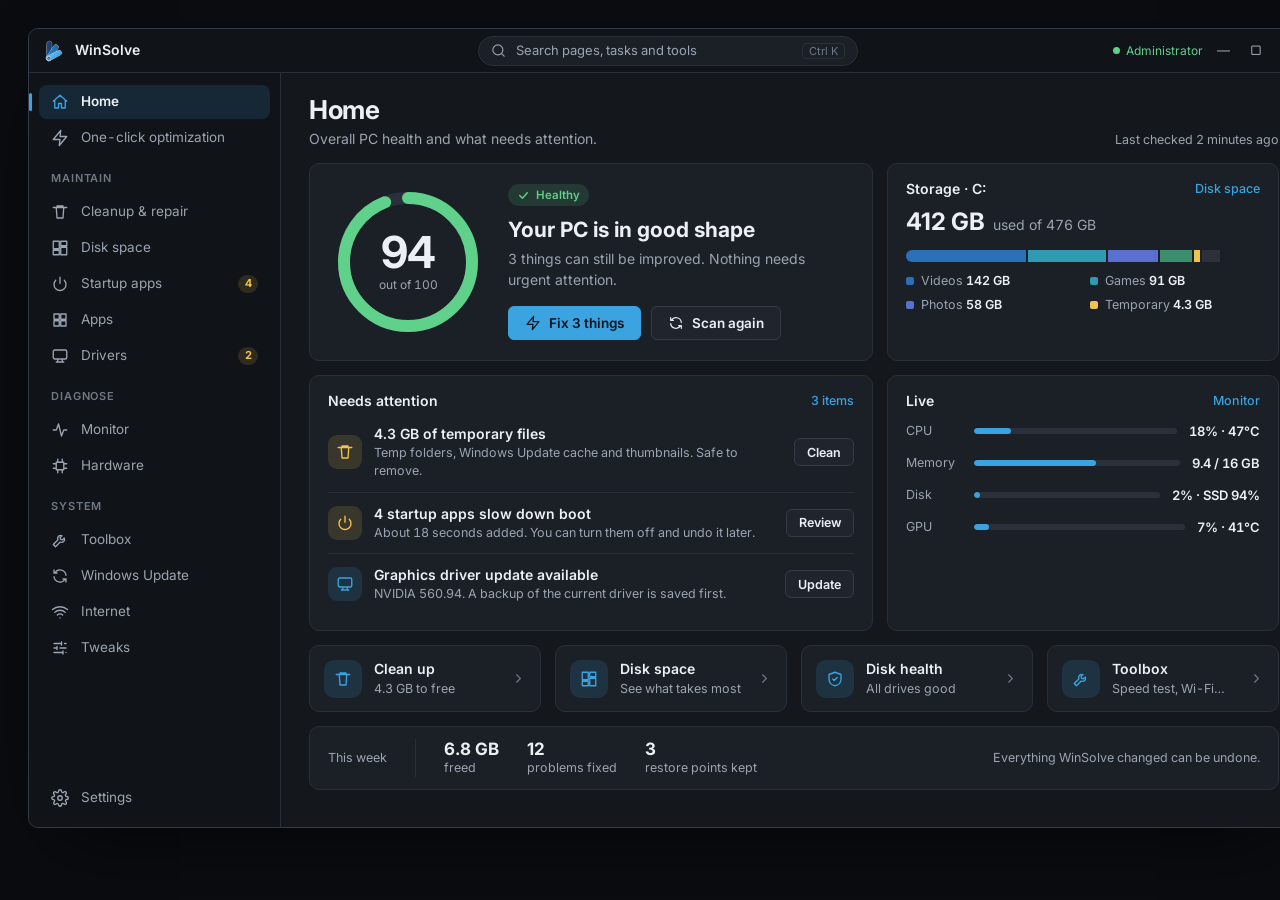
<file: design/app-redesign/index.html>
<!doctype html>
<html lang="en">
<head>
<meta charset="utf-8">
<meta name="viewport" content="width=device-width, initial-scale=1">
<title>WinSolve · app redesign mockup</title>
<link href="https://fonts.googleapis.com/css2?family=Inter:wght@400;500;600;700&display=swap" rel="stylesheet">
<style>
/* Mockup of the proposed WinSolve app design. Screens: ?s=home|clean|space  Theme: ?t=dark|light */
:root {
  --bg: #14171c; --rail: #101318; --card: #1b1f26; --card-2: #20252d; --line: #2a303a; --line-2: #343b47;
  --text: #eceff4; --muted: #9aa4b2; --dim: #6f7886;
  --accent: #3aa3e0; --accent-ink: #04121c; --accent-soft: rgba(58,163,224,.14); --accent-line: rgba(58,163,224,.45);
  --good: #5fd18a; --good-soft: rgba(95,209,138,.14); --warn: #f2c14e; --warn-soft: rgba(242,193,78,.14);
  --bad: #ff6b6b; --bad-soft: rgba(255,107,107,.14); --track: #2b313b;
  --shadow: 0 30px 80px -30px rgba(0,0,0,.8);
  --font: "Segoe UI Variable Text", "Segoe UI", "Inter", system-ui, sans-serif;
}
:root[data-t="light"] {
  --bg: #f3f5f8; --rail: #eaeef3; --card: #ffffff; --card-2: #f7f9fb; --line: #e2e7ee; --line-2: #cfd7e1;
  --text: #14202e; --muted: #536173; --dim: #7a8798;
  --accent: #0b6cb8; --accent-ink: #fff; --accent-soft: rgba(11,108,184,.1); --accent-line: rgba(11,108,184,.4);
  --good: #12803f; --good-soft: rgba(18,128,63,.11); --warn: #9a5b00; --warn-soft: rgba(154,91,0,.11);
  --bad: #c4301f; --bad-soft: rgba(196,48,31,.1); --track: #e3e8ef;
  --shadow: 0 30px 80px -30px rgba(20,40,70,.35);
}
* { box-sizing: border-box; }
html, body { margin: 0; }
body { background: #0a0c10; font: 400 14px/1.45 var(--font); color: var(--text); font-variant-numeric: tabular-nums; }
:root[data-t="light"] body { background: #dfe5ec; }
svg.i { width: 18px; height: 18px; fill: none; stroke: currentColor; stroke-width: 1.8; stroke-linecap: round; stroke-linejoin: round; flex: none; }

.stage { padding: 28px; display: grid; place-items: center; }
.win { width: 1280px; height: 800px; display: grid; grid-template-rows: 44px 1fr; background: var(--bg); border: 1px solid var(--line-2); border-radius: 10px; overflow: hidden; box-shadow: var(--shadow); }

/* Title bar */
.tb { display: grid; grid-template-columns: 252px 1fr 252px; align-items: center; background: var(--rail); border-bottom: 1px solid var(--line); }
.tb .brand { display: flex; align-items: center; gap: 10px; padding-left: 14px; font-weight: 600; font-size: 14px; }
.tb .brand img { width: 22px; height: 22px; }
.tb .search { justify-self: center; width: 380px; height: 30px; display: flex; align-items: center; gap: 10px; padding: 0 12px; border: 1px solid var(--line); border-radius: 15px; background: var(--card); color: var(--muted); font-size: 13px; }
.tb .search svg { width: 15px; height: 15px; }
.tb .search kbd { margin-left: auto; font: 11px var(--font); color: var(--dim); border: 1px solid var(--line); border-radius: 4px; padding: 0 6px; }
.tb .right { justify-self: end; display: flex; align-items: center; gap: 14px; padding-right: 14px; color: var(--dim); font-size: 12px; }
.tb .admin { display: inline-flex; align-items: center; gap: 6px; color: var(--good); }
.tb .admin::before { content: ""; width: 7px; height: 7px; border-radius: 50%; background: var(--good); }
.tb .ctl { display: flex; gap: 20px; font-size: 13px; color: var(--muted); }

.body { display: grid; grid-template-columns: 252px 1fr; min-height: 0; }

/* Rail */
.rail { background: var(--rail); border-right: 1px solid var(--line); padding: 12px 10px; overflow: hidden; display: flex; flex-direction: column; gap: 2px; }
.rail .grp { margin: 14px 12px 6px; font-size: 11px; letter-spacing: .08em; color: var(--dim); text-transform: uppercase; font-weight: 600; }
.rail .it { position: relative; display: flex; align-items: center; gap: 12px; height: 34px; padding: 0 12px; border-radius: 8px; color: var(--muted); font-size: 13.5px; white-space: nowrap; }
.rail .it .badge { margin-left: auto; min-width: 20px; height: 18px; padding: 0 6px; border-radius: 9px; background: var(--warn-soft); color: var(--warn); font-size: 11px; font-weight: 700; display: grid; place-items: center; }
.rail .it.on { background: var(--accent-soft); color: var(--text); font-weight: 600; }
.rail .it.on svg { color: var(--accent); }
.rail .it.on::before { content: ""; position: absolute; left: -10px; top: 8px; bottom: 8px; width: 3px; border-radius: 2px; background: var(--accent); }
.rail .push { flex: 1; }

/* Main */
.main { padding: 22px 28px 20px; overflow: hidden; display: flex; flex-direction: column; gap: 14px; min-width: 0; }
.ph { display: flex; align-items: flex-end; gap: 16px; }
.ph h1 { margin: 0; font: 700 26px/1.15 var(--font); letter-spacing: -.01em; }
.ph p { margin: 4px 0 0; color: var(--muted); }
.ph .sp { flex: 1; }
.card { background: var(--card); border: 1px solid var(--line); border-radius: 10px; padding: 16px 18px; min-width: 0; }
.card h2 { margin: 0 0 12px; font: 600 14px/1.3 var(--font); display: flex; align-items: center; gap: 8px; }
.card h2 .more { margin-left: auto; font-weight: 500; font-size: 12.5px; color: var(--accent); }
.btn { display: inline-flex; align-items: center; gap: 8px; height: 34px; padding: 0 16px; border-radius: 6px; border: 1px solid var(--line-2); background: var(--card-2); color: var(--text); font: 600 13.5px var(--font); white-space: nowrap; }
.btn.primary { background: var(--accent); border-color: var(--accent); color: var(--accent-ink); }
.btn.sm { height: 28px; padding: 0 12px; font-size: 12.5px; }
.btn svg { width: 16px; height: 16px; }
.muted { color: var(--muted); } .dim { color: var(--dim); } .sm { font-size: 12.5px; }
.pill { display: inline-flex; align-items: center; gap: 6px; height: 22px; padding: 0 9px; border-radius: 11px; font-size: 11.5px; font-weight: 600; }
.pill.good { background: var(--good-soft); color: var(--good); } .pill.warn { background: var(--warn-soft); color: var(--warn); }
.pill.bad { background: var(--bad-soft); color: var(--bad); } .pill.acc { background: var(--accent-soft); color: var(--accent); }
.bar { height: 6px; border-radius: 3px; background: var(--track); overflow: hidden; }
.bar i { display: block; height: 100%; border-radius: 3px; background: var(--accent); }
.screen { display: none; flex: 1; min-height: 0; flex-direction: column; gap: 14px; }
:root[data-s="home"] .s-home, :root[data-s="clean"] .s-clean, :root[data-s="space"] .s-space { display: flex; }

/* HOME */
.row1 { display: grid; grid-template-columns: 1fr 392px; gap: 14px; }
.hero { display: flex; align-items: center; gap: 26px; padding: 20px 24px; }
.ring { position: relative; width: 148px; height: 148px; flex: none; }
.ring svg { width: 148px; height: 148px; transform: rotate(-90deg); }
.ring .num { position: absolute; inset: 0; display: grid; place-items: center; text-align: center; }
.ring .num b { display: block; font: 700 44px/1 var(--font); letter-spacing: -.02em; }
.ring .num span { font-size: 12px; color: var(--muted); }
.hero h2 { font: 700 21px/1.25 var(--font); margin: 0 0 6px; display: block; }
.hero .acts { display: flex; gap: 10px; margin-top: 16px; }
.store .top { display: flex; align-items: baseline; gap: 8px; }
.store .top b { font: 700 24px/1 var(--font); }
.stack { display: flex; height: 12px; border-radius: 6px; overflow: hidden; gap: 2px; margin: 14px 0 10px; }
.stack i { display: block; height: 100%; }
.legend { display: grid; grid-template-columns: 1fr 1fr; gap: 6px 14px; font-size: 12.5px; color: var(--muted); }
.legend span::before { content: ""; display: inline-block; width: 8px; height: 8px; border-radius: 2px; margin-right: 7px; background: var(--c); }
.legend b { color: var(--text); font-weight: 600; }
.row2 { display: grid; grid-template-columns: 1fr 392px; gap: 14px; }
.issue { display: grid; grid-template-columns: 34px 1fr auto; gap: 12px; align-items: center; padding: 11px 0; border-top: 1px solid var(--line); }
.issue:first-of-type { border-top: 0; padding-top: 2px; }
.issue .ic { width: 34px; height: 34px; border-radius: 9px; display: grid; place-items: center; }
.issue .ic.warn { background: var(--warn-soft); color: var(--warn); } .issue .ic.bad { background: var(--bad-soft); color: var(--bad); } .issue .ic.acc { background: var(--accent-soft); color: var(--accent); }
.issue .t { font-weight: 600; } .issue .d { color: var(--muted); font-size: 12.5px; }
.live { display: grid; gap: 13px; }
.live .l { display: grid; grid-template-columns: 56px 1fr auto; gap: 12px; align-items: center; }
.live .l span { color: var(--muted); font-size: 12.5px; } .live .l b { font-weight: 600; font-size: 13px; }
.row3 { display: grid; grid-template-columns: repeat(4, 1fr); gap: 14px; }
.qa { display: flex; align-items: center; gap: 12px; padding: 13px 14px; }
.qa .ic { width: 38px; height: 38px; border-radius: 10px; background: var(--accent-soft); color: var(--accent); display: grid; place-items: center; }
.qa .t { font-weight: 600; } .qa .d { color: var(--muted); font-size: 12.5px; }
.qa svg.go { margin-left: auto; width: 15px; height: 15px; color: var(--dim); }
.week { display: flex; align-items: center; gap: 28px; padding: 12px 18px; }
.week .k { color: var(--muted); font-size: 12.5px; } .week .v { font: 700 17px var(--font); }
.week .sep { width: 1px; align-self: stretch; background: var(--line); }

/* CLEANUP */
.seg { display: inline-flex; padding: 3px; border: 1px solid var(--line); border-radius: 8px; background: var(--card); }
.seg span { padding: 6px 16px; border-radius: 6px; font-weight: 600; font-size: 13px; color: var(--muted); }
.seg span.on { background: var(--accent-soft); color: var(--text); box-shadow: inset 0 0 0 1px var(--accent-line); }
.tasks { padding: 4px 0; flex: 1; overflow: hidden; }
.task { display: grid; grid-template-columns: 22px 1fr 110px 90px; gap: 14px; align-items: center; padding: 13px 18px; border-top: 1px solid var(--line); }
.task:first-child { border-top: 0; }
.chk { width: 20px; height: 20px; border-radius: 5px; border: 1.5px solid var(--line-2); display: grid; place-items: center; color: var(--accent-ink); }
.chk.on { background: var(--accent); border-color: var(--accent); }
.chk svg { width: 13px; height: 13px; stroke-width: 3; }
.task .t { font-weight: 600; } .task .d { color: var(--muted); font-size: 12.5px; }
.task .sz { text-align: right; font-weight: 600; }
.task .pill { justify-self: start; }
.actionbar { display: flex; align-items: center; gap: 16px; padding: 14px 18px; border-color: var(--accent-line); background: var(--accent-soft); }
.actionbar b { font: 700 18px var(--font); }
.actionbar .sp { flex: 1; }

/* DISK SPACE */
.drives { display: grid; grid-template-columns: repeat(3, 1fr); gap: 14px; }
.drive { padding: 13px 16px; }
.drive.on { border-color: var(--accent-line); box-shadow: inset 0 0 0 1px var(--accent-line); }
.drive .h { display: flex; align-items: center; gap: 8px; margin-bottom: 8px; font-weight: 600; }
.drive .h .pill { margin-left: auto; }
.tabs { display: flex; gap: 22px; border-bottom: 1px solid var(--line); }
.tabs span { padding: 8px 0; color: var(--muted); font-weight: 600; font-size: 13px; }
.tabs span.on { color: var(--text); box-shadow: inset 0 -2px 0 var(--accent); }
.split { display: grid; grid-template-columns: 1fr 340px; gap: 14px; flex: 1; min-height: 0; }
.tm { display: grid; grid-template-columns: 5fr 3fr 2.2fr; grid-template-rows: 1.3fr 1fr; gap: 4px; height: 100%; }
.tm div { border-radius: 8px; padding: 11px 13px; color: #fff; font-size: 12.5px; line-height: 1.3; overflow: hidden; }
.tm b { display: block; font-size: 13.5px; } .tm span { opacity: .85; }
.tm .vid { grid-row: span 2; background: #2b6fb8; } .tm .gam { background: #2f9bb3; } .tm .pho { background: #5a6fd0; }
.tm .app { background: #3a8e6c; } .tm .doc { background: #8a6bc1; } .tm .oth { background: #607083; }
.tree { padding: 12px 6px; overflow: hidden; }
.tree .r { display: grid; grid-template-columns: 18px 1fr 64px; gap: 8px; align-items: center; padding: 6px 12px; font-size: 13px; }
.tree .r .bar { grid-column: 2 / 4; height: 4px; margin-top: -2px; }
.tree .r.sel { background: var(--accent-soft); border-radius: 6px; }
.tree .r b { text-align: right; font-weight: 600; font-size: 12.5px; }
.tree .r svg { width: 16px; height: 16px; color: var(--dim); }
</style>
</head>
<body>
<svg width="0" height="0" style="position:absolute" aria-hidden="true"><defs>
  <symbol id="home" viewBox="0 0 24 24"><path d="M3 11 12 3l9 8M5 10v10h5v-6h4v6h5V10"/></symbol>
  <symbol id="bolt" viewBox="0 0 24 24"><path d="M13 2 3 14h9l-1 8 10-12h-9z"/></symbol>
  <symbol id="clean" viewBox="0 0 24 24"><path d="M3 6h18M8 6V4h8v2m-9 0 1 14h8l1-14"/></symbol>
  <symbol id="disk" viewBox="0 0 24 24"><path d="M3 3h8v10H3zM13 3h8v6h-8zM13 11h8v10h-8zM3 15h8v6H3z"/></symbol>
  <symbol id="power" viewBox="0 0 24 24"><path d="M12 3v8M6.3 7a8 8 0 1 0 11.4 0"/></symbol>
  <symbol id="grid" viewBox="0 0 24 24"><path d="M4 4h7v7H4zM13 4h7v7h-7zM4 13h7v7H4zM13 13h7v7h-7z"/></symbol>
  <symbol id="screen" viewBox="0 0 24 24"><path d="M5 4h14a2 2 0 0 1 2 2v8a2 2 0 0 1-2 2H5a2 2 0 0 1-2-2V6a2 2 0 0 1 2-2zM7 20h10M9 16v4m6-4v4"/></symbol>
  <symbol id="pulse" viewBox="0 0 24 24"><path d="M3 12h4l3-8 4 16 3-8h4"/></symbol>
  <symbol id="cpu" viewBox="0 0 24 24"><path d="M7 7h10v10H7zM9 3v4m6-4v4M9 17v4m6-4v4M3 9h4m-4 6h4m10-6h4m-4 6h4"/></symbol>
  <symbol id="tool" viewBox="0 0 24 24"><path d="M14.7 6.3a4 4 0 0 0-5.4 5.4L3 18l3 3 6.3-6.3a4 4 0 0 0 5.4-5.4l-2.4 2.4-2.6-.6-.6-2.6z"/></symbol>
  <symbol id="sync" viewBox="0 0 24 24"><path d="M20 11a8 8 0 0 0-14.9-3M4 4v4h4M4 13a8 8 0 0 0 14.9 3M20 20v-4h-4"/></symbol>
  <symbol id="clock" viewBox="0 0 24 24"><path d="M12 7v5l3 2M12 21a9 9 0 1 0 0-18 9 9 0 0 0 0 18z"/></symbol>
  <symbol id="wifi" viewBox="0 0 24 24"><path d="M2 8.8a15 15 0 0 1 20 0M5 12.5a10 10 0 0 1 14 0M8.5 16a5 5 0 0 1 7 0M12 20h.01"/></symbol>
  <symbol id="sliders" viewBox="0 0 24 24"><path d="M4 6h10M18 6h2M4 12h4M12 12h8M4 18h12M20 18h0M14 4v4M8 10v4M16 16v4"/></symbol>
  <symbol id="key" viewBox="0 0 24 24"><path d="M15 7a4 4 0 1 1-3.9 4.9L4 19v2h3v-2h2v-2h2l1.2-1.2A4 4 0 0 1 15 7z"/></symbol>
  <symbol id="cog" viewBox="0 0 24 24"><circle cx="12" cy="12" r="3"/><path d="M19.4 15a1.7 1.7 0 0 0 .3 1.8l.1.1a2 2 0 1 1-2.8 2.8l-.1-.1a1.7 1.7 0 0 0-1.8-.3 1.7 1.7 0 0 0-1 1.5V21a2 2 0 1 1-4 0v-.1a1.7 1.7 0 0 0-1.1-1.5 1.7 1.7 0 0 0-1.8.3l-.1.1a2 2 0 1 1-2.8-2.8l.1-.1a1.7 1.7 0 0 0 .3-1.8 1.7 1.7 0 0 0-1.5-1H3a2 2 0 1 1 0-4h.1a1.7 1.7 0 0 0 1.5-1.1 1.7 1.7 0 0 0-.3-1.8l-.1-.1a2 2 0 1 1 2.8-2.8l.1.1a1.7 1.7 0 0 0 1.8.3H9a1.7 1.7 0 0 0 1-1.5V3a2 2 0 1 1 4 0v.1a1.7 1.7 0 0 0 1 1.5 1.7 1.7 0 0 0 1.8-.3l.1-.1a2 2 0 1 1 2.8 2.8l-.1.1a1.7 1.7 0 0 0-.3 1.8V9a1.7 1.7 0 0 0 1.5 1H21a2 2 0 1 1 0 4h-.1a1.7 1.7 0 0 0-1.5 1z"/></symbol>
  <symbol id="search" viewBox="0 0 24 24"><path d="M11 19a8 8 0 1 0 0-16 8 8 0 0 0 0 16zM21 21l-4.3-4.3"/></symbol>
  <symbol id="check" viewBox="0 0 24 24"><path d="m5 12 5 5 9-10"/></symbol>
  <symbol id="alert" viewBox="0 0 24 24"><path d="M12 9v4m0 4h.01M10.3 3.9 1.8 18a2 2 0 0 0 1.7 3h17a2 2 0 0 0 1.7-3L13.7 3.9a2 2 0 0 0-3.4 0z"/></symbol>
  <symbol id="chev" viewBox="0 0 24 24"><path d="m9 6 6 6-6 6"/></symbol>
  <symbol id="folder" viewBox="0 0 24 24"><path d="M3 7a2 2 0 0 1 2-2h4l2 2h8a2 2 0 0 1 2 2v8a2 2 0 0 1-2 2H5a2 2 0 0 1-2-2z"/></symbol>
  <symbol id="shield" viewBox="0 0 24 24"><path d="M12 3 4 6v6c0 5 3.4 8.6 8 9 4.6-.4 8-4 8-9V6z"/><path d="m9 12 2 2 4-4"/></symbol>
  <symbol id="drive" viewBox="0 0 24 24"><path d="M4 14h16v5H4zM4 14l2.5-8h11L20 14M16 16.5h.01"/></symbol>
</defs></svg>

<div class="stage"><div class="win">
  <div class="tb">
    <div class="brand"><img src="logo.svg" alt="">WinSolve</div>
    <div class="search"><svg class="i"><use href="#search"/></svg>Search pages, tasks and tools<kbd>Ctrl K</kbd></div>
    <div class="right"><span class="admin">Administrator</span><span class="ctl"><span>—</span><span>▢</span><span>✕</span></span></div>
  </div>
  <div class="body">
    <nav class="rail">
      <div class="it" data-n="home"><svg class="i"><use href="#home"/></svg>Home</div>
      <div class="it" data-n="opt"><svg class="i"><use href="#bolt"/></svg>One-click optimization</div>
      <div class="grp">Maintain</div>
      <div class="it" data-n="clean"><svg class="i"><use href="#clean"/></svg>Cleanup &amp; repair</div>
      <div class="it" data-n="space"><svg class="i"><use href="#disk"/></svg>Disk space</div>
      <div class="it"><svg class="i"><use href="#power"/></svg>Startup apps<span class="badge">4</span></div>
      <div class="it"><svg class="i"><use href="#grid"/></svg>Apps</div>
      <div class="it"><svg class="i"><use href="#screen"/></svg>Drivers<span class="badge">2</span></div>
      <div class="grp">Diagnose</div>
      <div class="it"><svg class="i"><use href="#pulse"/></svg>Monitor</div>
      <div class="it"><svg class="i"><use href="#cpu"/></svg>Hardware</div>
      <div class="grp">System</div>
      <div class="it"><svg class="i"><use href="#tool"/></svg>Toolbox</div>
      <div class="it"><svg class="i"><use href="#sync"/></svg>Windows Update</div>
      <div class="it"><svg class="i"><use href="#wifi"/></svg>Internet</div>
      <div class="it"><svg class="i"><use href="#sliders"/></svg>Tweaks</div>
      <div class="push"></div>
      <div class="it"><svg class="i"><use href="#cog"/></svg>Settings</div>
    </nav>

    <main class="main">
      <!-- ───────── HOME ───────── -->
      <section class="screen s-home">
        <div class="ph"><div><h1>Home</h1><p>Overall PC health and what needs attention.</p></div><div class="sp"></div><span class="muted sm">Last checked 2 minutes ago</span></div>
        <div class="row1">
          <div class="card hero">
            <div class="ring">
              <svg viewBox="0 0 148 148"><circle cx="74" cy="74" r="64" fill="none" stroke="var(--track)" stroke-width="12"/><circle cx="74" cy="74" r="64" fill="none" stroke="var(--good)" stroke-width="12" stroke-linecap="round" stroke-dasharray="402.1" stroke-dashoffset="24"/></svg>
              <div class="num"><div><b>94</b><span>out of 100</span></div></div>
            </div>
            <div>
              <span class="pill good"><svg class="i" style="width:13px;height:13px;stroke-width:2.6"><use href="#check"/></svg>Healthy</span>
              <h2 style="margin-top:10px">Your PC is in good shape</h2>
              <div class="muted">3 things can still be improved. Nothing needs urgent attention.</div>
              <div class="acts"><span class="btn primary"><svg class="i"><use href="#bolt"/></svg>Fix 3 things</span><span class="btn"><svg class="i"><use href="#sync"/></svg>Scan again</span></div>
            </div>
          </div>
          <div class="card store">
            <h2>Storage · C:<span class="more">Disk space</span></h2>
            <div class="top"><b>412 GB</b><span class="muted">used of 476 GB</span></div>
            <div class="stack"><i style="width:34%;background:#2b6fb8"></i><i style="width:22%;background:#2f9bb3"></i><i style="width:14%;background:#5a6fd0"></i><i style="width:9%;background:#3a8e6c"></i><i style="width:1.8%;background:var(--warn)"></i><i style="width:5%;background:var(--track)"></i></div>
            <div class="legend"><span style="--c:#2b6fb8">Videos <b>142 GB</b></span><span style="--c:#2f9bb3">Games <b>91 GB</b></span><span style="--c:#5a6fd0">Photos <b>58 GB</b></span><span style="--c:var(--warn)">Temporary <b>4.3 GB</b></span></div>
          </div>
        </div>
        <div class="row2">
          <div class="card">
            <h2>Needs attention<span class="more">3 items</span></h2>
            <div class="issue"><div class="ic warn"><svg class="i"><use href="#clean"/></svg></div><div><div class="t">4.3 GB of temporary files</div><div class="d">Temp folders, Windows Update cache and thumbnails. Safe to remove.</div></div><span class="btn sm">Clean</span></div>
            <div class="issue"><div class="ic warn"><svg class="i"><use href="#power"/></svg></div><div><div class="t">4 startup apps slow down boot</div><div class="d">About 18 seconds added. You can turn them off and undo it later.</div></div><span class="btn sm">Review</span></div>
            <div class="issue"><div class="ic acc"><svg class="i"><use href="#screen"/></svg></div><div><div class="t">Graphics driver update available</div><div class="d">NVIDIA 560.94. A backup of the current driver is saved first.</div></div><span class="btn sm">Update</span></div>
          </div>
          <div class="card">
            <h2>Live<span class="more">Monitor</span></h2>
            <div class="live">
              <div class="l"><span>CPU</span><div class="bar"><i style="width:18%"></i></div><b>18% · 47°C</b></div>
              <div class="l"><span>Memory</span><div class="bar"><i style="width:59%"></i></div><b>9.4 / 16 GB</b></div>
              <div class="l"><span>Disk</span><div class="bar"><i style="width:3%"></i></div><b>2% · SSD 94%</b></div>
              <div class="l"><span>GPU</span><div class="bar"><i style="width:7%"></i></div><b>7% · 41°C</b></div>
            </div>
          </div>
        </div>
        <div class="row3">
          <div class="card qa"><div class="ic"><svg class="i"><use href="#clean"/></svg></div><div><div class="t">Clean up</div><div class="d">4.3 GB to free</div></div><svg class="i go"><use href="#chev"/></svg></div>
          <div class="card qa"><div class="ic"><svg class="i"><use href="#disk"/></svg></div><div><div class="t">Disk space</div><div class="d">See what takes most</div></div><svg class="i go"><use href="#chev"/></svg></div>
          <div class="card qa"><div class="ic"><svg class="i"><use href="#shield"/></svg></div><div><div class="t">Disk health</div><div class="d">All drives good</div></div><svg class="i go"><use href="#chev"/></svg></div>
          <div class="card qa"><div class="ic"><svg class="i"><use href="#tool"/></svg></div><div><div class="t">Toolbox</div><div class="d">Speed test, Wi-Fi…</div></div><svg class="i go"><use href="#chev"/></svg></div>
        </div>
        <div class="card week">
          <span class="k">This week</span><div class="sep"></div>
          <div><div class="v">6.8 GB</div><div class="k">freed</div></div>
          <div><div class="v">12</div><div class="k">problems fixed</div></div>
          <div><div class="v">3</div><div class="k">restore points kept</div></div>
          <div style="margin-left:auto" class="k">Everything WinSolve changed can be undone.</div>
        </div>
      </section>

      <!-- ───────── CLEANUP ───────── -->
      <section class="screen s-clean">
        <div class="ph"><div><h1>Cleanup &amp; repair</h1><p>Pick what to clean. WinSolve explains each item and never touches your documents.</p></div><div class="sp"></div><div class="seg"><span class="on">Cleanup</span><span>Repair</span><span>Reset</span></div></div>
        <div class="card tasks">
          <div class="task"><div class="chk on"><svg class="i"><use href="#check"/></svg></div><div><div class="t">Temporary files</div><div class="d">Files apps left in the Temp folders. They are rebuilt when needed.</div></div><span class="pill good">Safe</span><div class="sz">2.6 GB</div></div>
          <div class="task"><div class="chk on"><svg class="i"><use href="#check"/></svg></div><div><div class="t">Windows Update cache</div><div class="d">Downloaded update files that are already installed.</div></div><span class="pill good">Safe</span><div class="sz">1.1 GB</div></div>
          <div class="task"><div class="chk on"><svg class="i"><use href="#check"/></svg></div><div><div class="t">Thumbnail and icon cache</div><div class="d">Windows draws them again the next time you open a folder.</div></div><span class="pill good">Safe</span><div class="sz">420 MB</div></div>
          <div class="task"><div class="chk"><svg class="i"><use href="#check"/></svg></div><div><div class="t">Delivery Optimization files</div><div class="d">Pieces of updates Windows keeps to share with other PCs.</div></div><span class="pill good">Safe</span><div class="sz">640 MB</div></div>
          <div class="task"><div class="chk"><svg class="i"><use href="#check"/></svg></div><div><div class="t">Old Windows installations</div><div class="d">Windows.old, kept 10 days after an upgrade. You can no longer go back.</div></div><span class="pill warn">Review</span><div class="sz">11.8 GB</div></div>
          <div class="task"><div class="chk"><svg class="i"><use href="#check"/></svg></div><div><div class="t">Recycle Bin</div><div class="d">Empties it for all drives. Items cannot be recovered.</div></div><span class="pill warn">Review</span><div class="sz">3.2 GB</div></div>
        </div>
        <div class="card actionbar"><svg class="i" style="color:var(--accent)"><use href="#shield"/></svg><div><b>3 selected · 4.1 GB</b><div class="muted sm">A restore point is created first.</div></div><div class="sp"></div><span class="btn">Select all safe</span><span class="btn primary"><svg class="i"><use href="#clean"/></svg>Clean selected</span></div>
      </section>

      <!-- ───────── DISK SPACE ───────── -->
      <section class="screen s-space">
        <div class="ph"><div><h1>Disk space</h1><p>What fills your drives. Deleted files go to the Recycle Bin.</p></div><div class="sp"></div><span class="btn"><svg class="i"><use href="#sync"/></svg>Rescan</span></div>
        <div class="drives">
          <div class="card drive on"><div class="h"><svg class="i"><use href="#drive"/></svg>C: Windows<span class="pill good">Good</span></div><div class="bar"><i style="width:87%"></i></div><div class="muted sm" style="margin-top:7px">412 GB used · 64 GB free</div></div>
          <div class="card drive"><div class="h"><svg class="i"><use href="#drive"/></svg>D: Games<span class="pill good">Good</span></div><div class="bar"><i style="width:61%"></i></div><div class="muted sm" style="margin-top:7px">1.1 TB used · 700 GB free</div></div>
          <div class="card drive"><div class="h"><svg class="i"><use href="#drive"/></svg>E: Backup<span class="pill warn">Caution</span></div><div class="bar"><i style="width:93%;background:var(--warn)"></i></div><div class="muted sm" style="margin-top:7px">1.7 TB used · 130 GB free</div></div>
        </div>
        <div class="tabs"><span class="on">Map</span><span>Folders</span><span>File types</span><span>Duplicates</span><span>Large &amp; forgotten</span></div>
        <div class="split">
          <div class="tm">
            <div class="vid"><b>Videos</b><span>142 GB · 1,204 files</span></div>
            <div class="gam"><b>Games</b><span>91 GB</span></div>
            <div class="pho"><b>Photos</b><span>58 GB</span></div>
            <div class="app"><b>Apps</b><span>36 GB</span></div>
            <div class="doc"><b>Documents</b><span>18 GB</span></div>
          </div>
          <div class="card tree">
            <h2 style="padding:0 12px">Biggest folders</h2>
            <div class="r sel"><svg class="i"><use href="#folder"/></svg><span>Users\Tadeo\Videos</span><b>142 GB</b><div class="bar"><i style="width:100%"></i></div></div>
            <div class="r"><svg class="i"><use href="#folder"/></svg><span>Program Files\Steam</span><b>91 GB</b><div class="bar"><i style="width:64%"></i></div></div>
            <div class="r"><svg class="i"><use href="#folder"/></svg><span>Users\Tadeo\Pictures</span><b>58 GB</b><div class="bar"><i style="width:41%"></i></div></div>
            <div class="r"><svg class="i"><use href="#folder"/></svg><span>Program Files</span><b>36 GB</b><div class="bar"><i style="width:25%"></i></div></div>
            <div class="r"><svg class="i"><use href="#folder"/></svg><span>Windows</span><b>29 GB</b><div class="bar"><i style="width:20%"></i></div></div>
            <div class="r"><svg class="i"><use href="#folder"/></svg><span>Users\Tadeo\Documents</span><b>18 GB</b><div class="bar"><i style="width:13%"></i></div></div>
          </div>
        </div>
      </section>
    </main>
  </div>
</div></div>
<script>
const q = new URLSearchParams(location.search);
const s = q.get('s') || 'home', t = q.get('t') || 'dark';
const r = document.documentElement; r.dataset.s = s; r.dataset.t = t;
const map = { home: 'home', clean: 'clean', space: 'space' };
document.querySelectorAll('.rail .it[data-n]').forEach(e => { if (e.dataset.n === map[s]) e.classList.add('on'); });
</script>
</body>
</html>
</file>
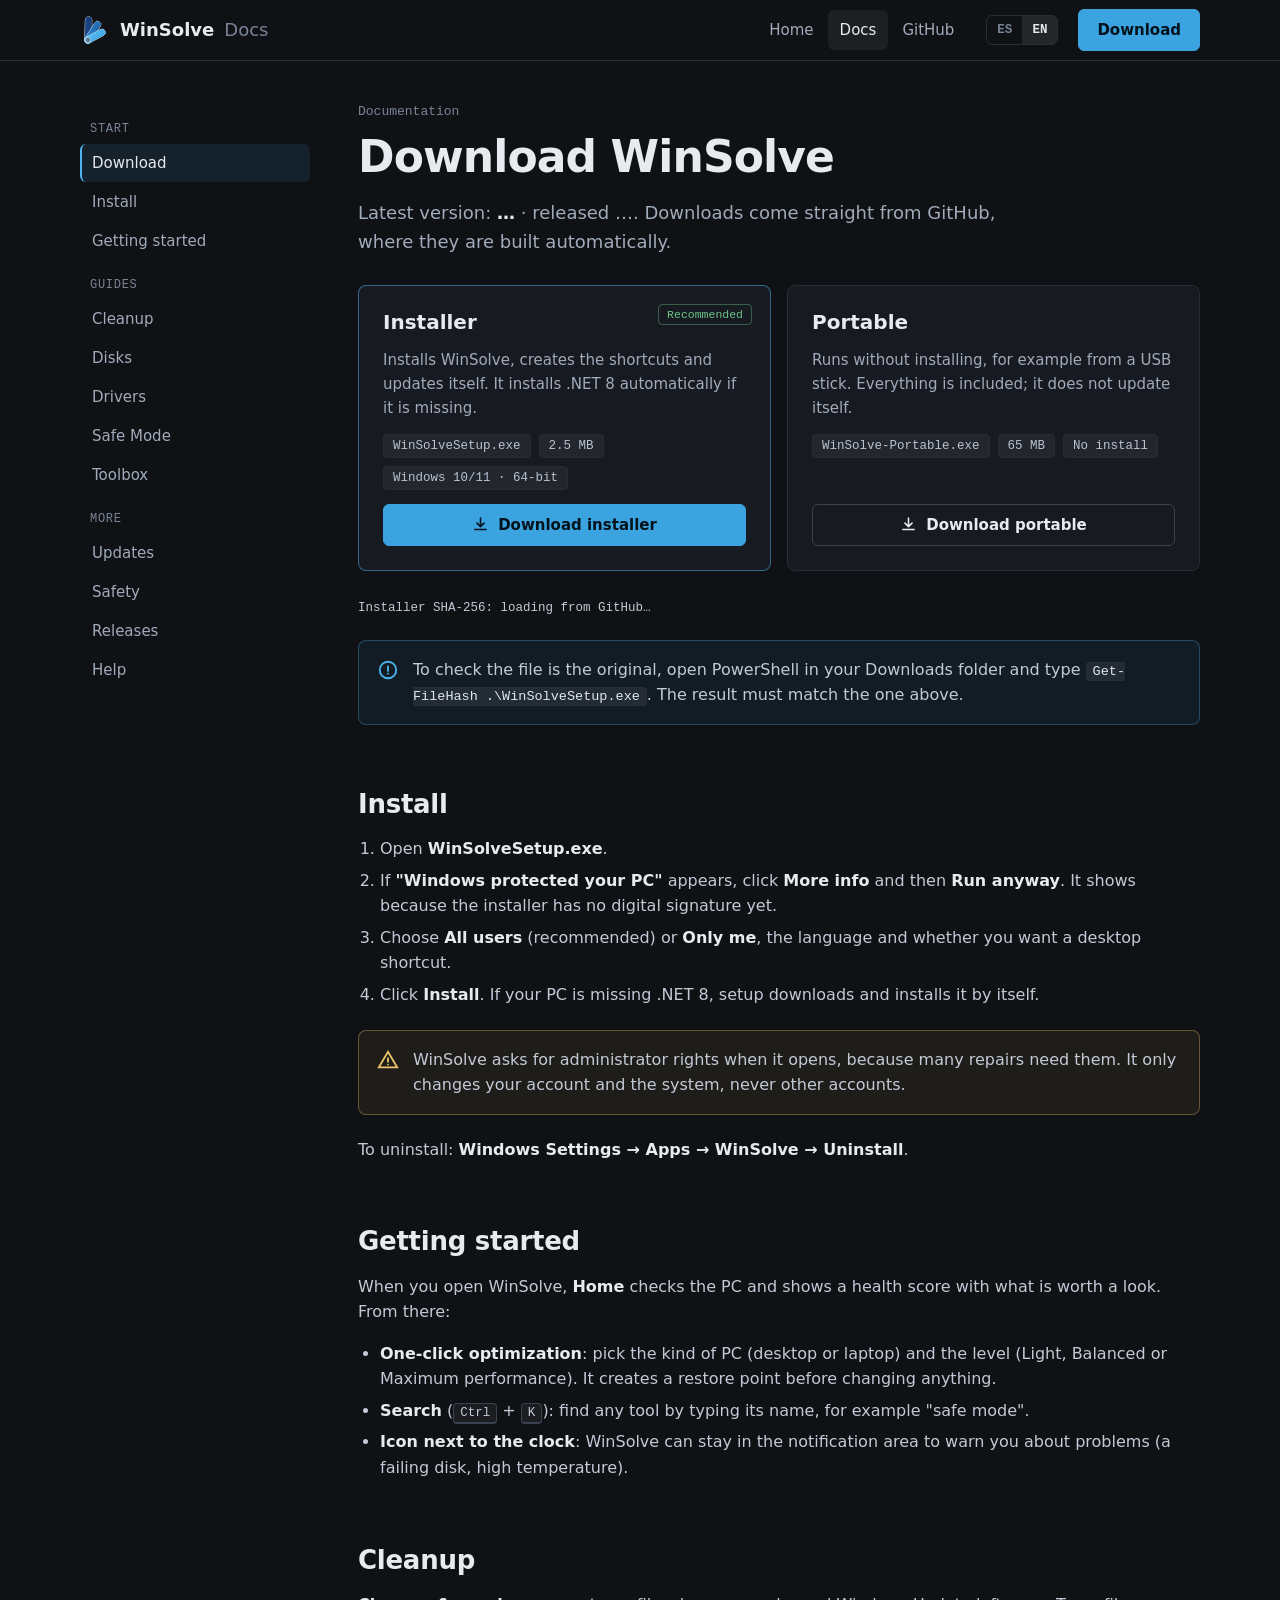
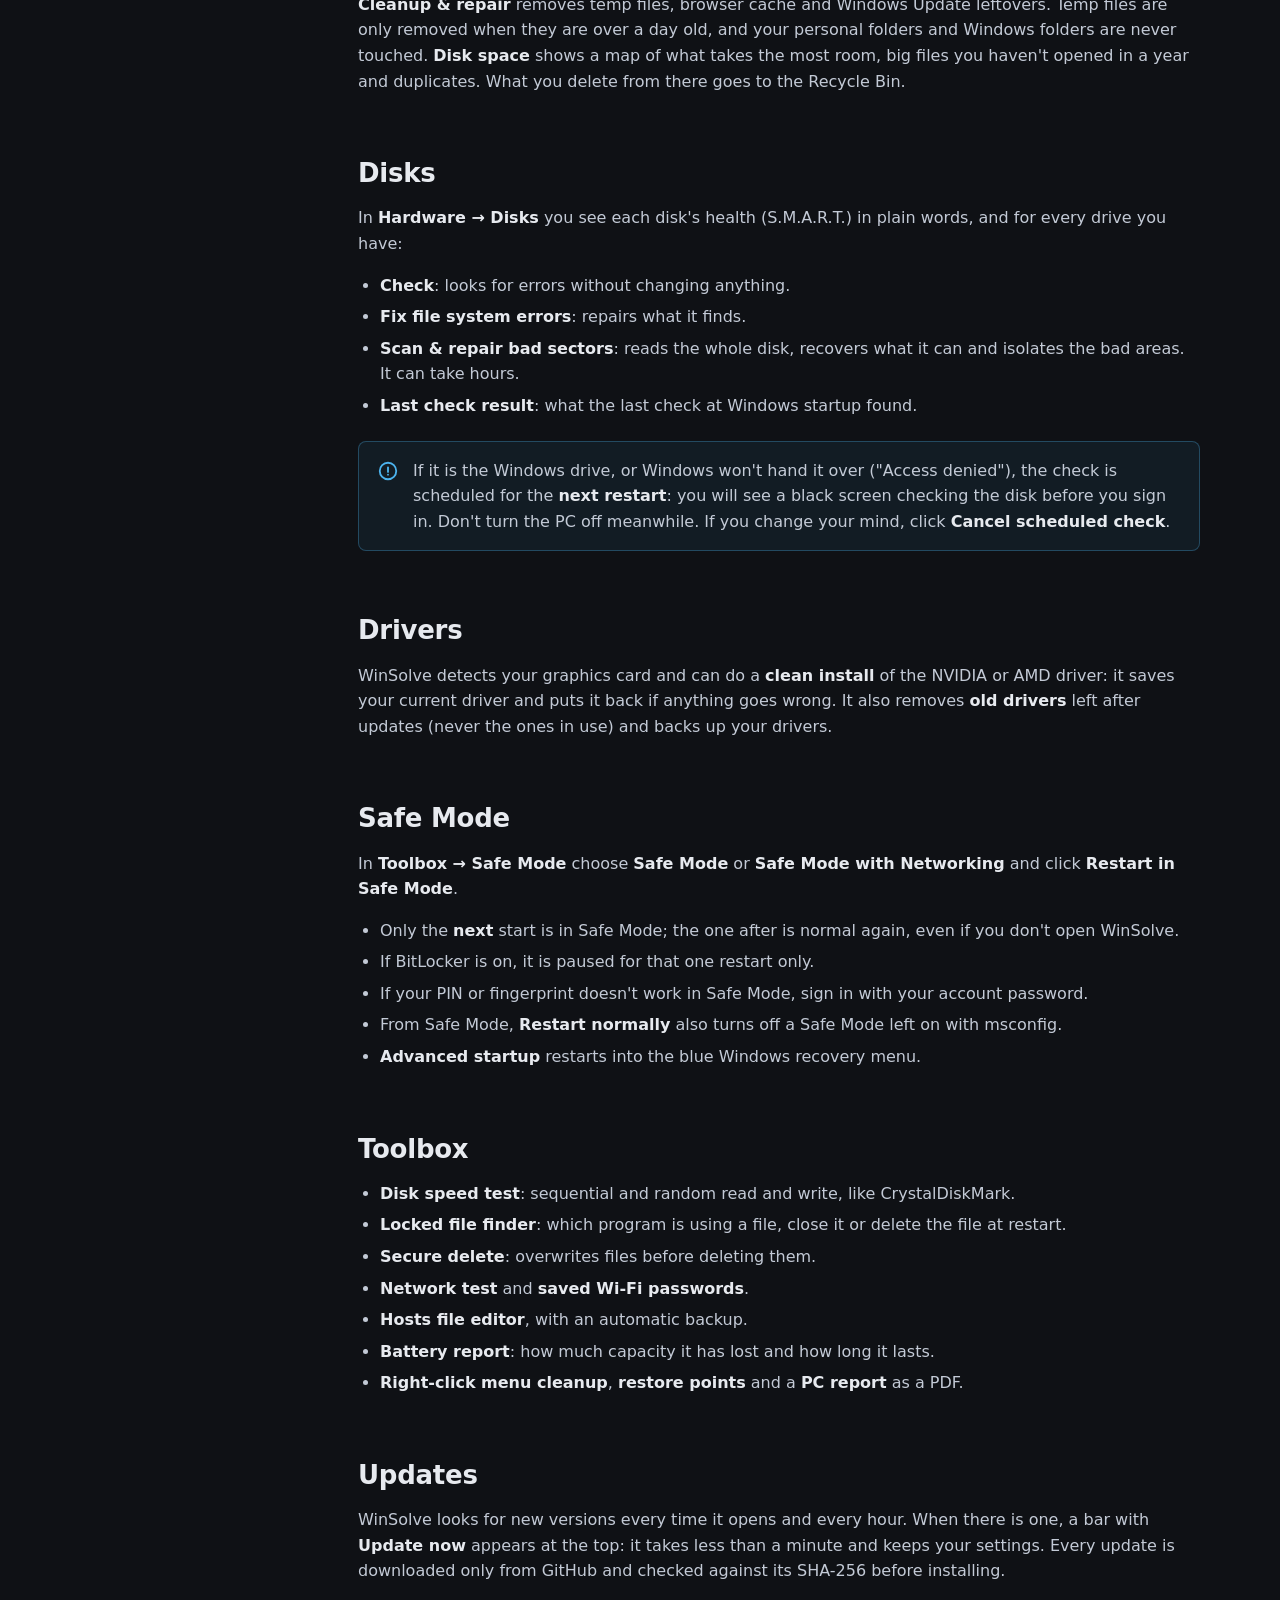
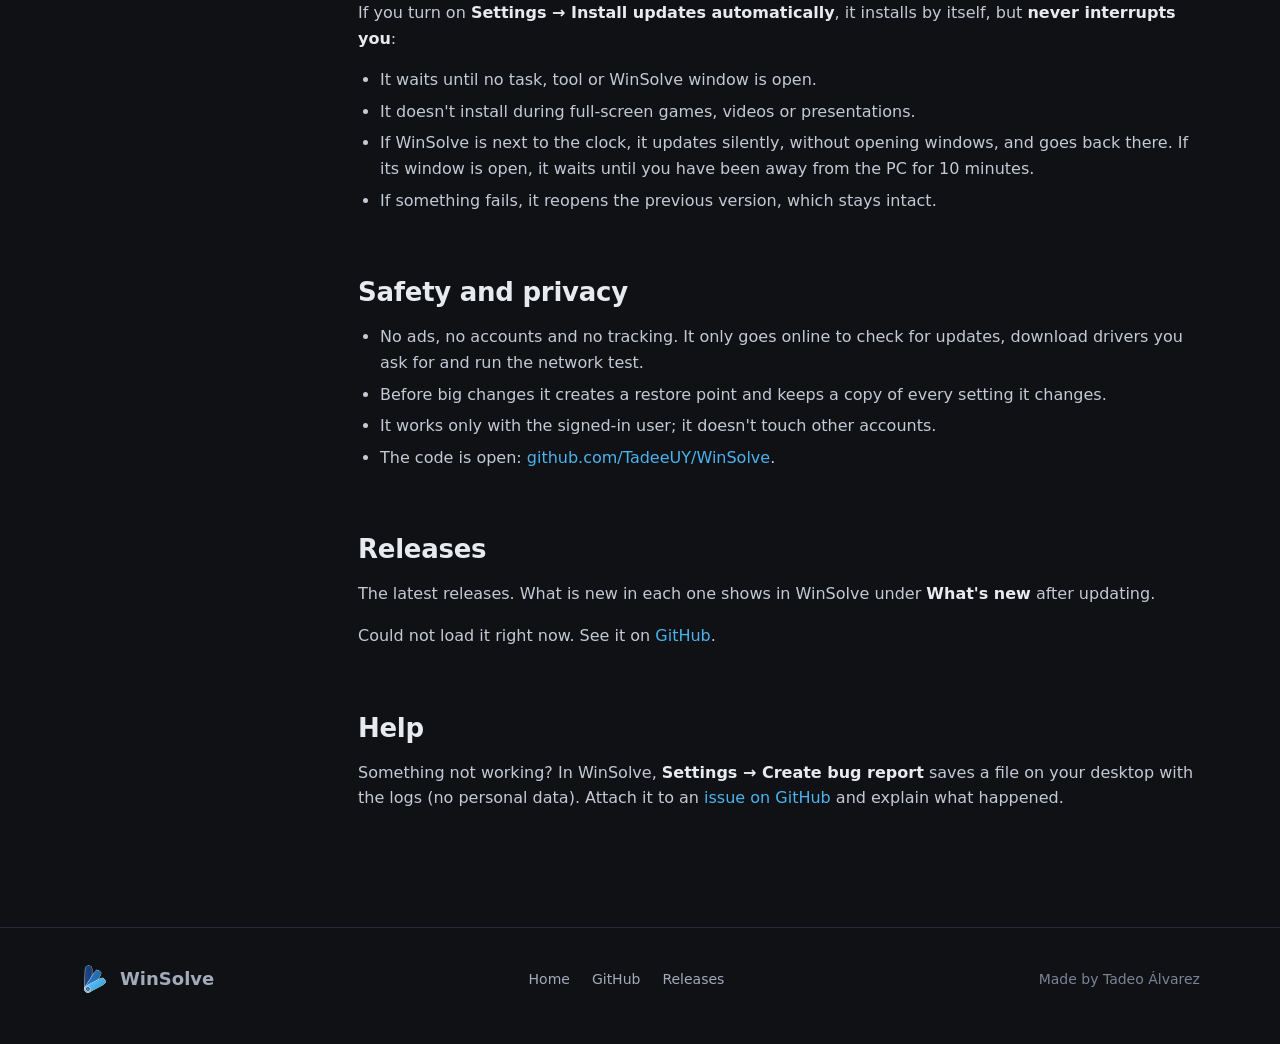
<file: website/docs/index.html>
<!doctype html>
<html lang="es">
<head>
  <meta charset="utf-8">
  <meta name="viewport" content="width=device-width, initial-scale=1">
  <title>WinSolve Docs — Descarga y guía</title>
  <meta name="description" content="Descarga WinSolve y aprende a usarlo: instalación, primeros pasos, limpieza, discos, drivers, modo seguro, actualizaciones y preguntas frecuentes.">
  <meta name="theme-color" content="#0f1115">
  <link rel="icon" href="../favicon.ico">
  <link rel="alternate" hreflang="es" href="./">
  <link rel="alternate" hreflang="en" href="../en/docs/">
  <link rel="stylesheet" href="../assets/site.css">
</head>
<body>

  <nav class="nav">
    <div class="wrap">
      <a class="brand" href="../"><img src="../assets/logo.svg" alt="">WinSolve <span style="color:var(--dim);font-weight:500">Docs</span></a>
      <div class="links">
        <a href="../">Inicio</a>
        <a class="keep active" href="./">Docs</a>
        <a href="https://github.com/TadeeUY/WinSolve">GitHub</a>
      </div>
      <div class="lang" aria-label="Idioma"><a href="./" data-lang="es" aria-current="true">ES</a><a href="../en/docs/" data-lang="en">EN</a></div>
      <a class="btn primary cta" href="https://github.com/TadeeUY/WinSolve/releases/latest/download/WinSolveSetup.exe">Descargar</a>
      <button class="menu-btn" type="button" aria-label="Menú" aria-expanded="false"><svg viewBox="0 0 24 24" fill="none" stroke="currentColor" stroke-width="2" stroke-linecap="round"><path d="M4 7h16M4 12h16M4 17h16"/></svg></button>
    </div>
  </nav>

  <div class="wrap docs">
    <aside class="toc" aria-label="Contenido">
      <span class="t">Empezar</span>
      <a href="#descargar">Descargar</a>
      <a href="#instalar">Instalar</a>
      <a href="#primeros-pasos">Primeros pasos</a>
      <span class="t">Guías</span>
      <a href="#limpieza">Limpieza</a>
      <a href="#discos">Discos</a>
      <a href="#drivers">Drivers</a>
      <a href="#modo-seguro">Modo seguro</a>
      <a href="#herramientas">Herramientas</a>
      <span class="t">Más</span>
      <a href="#actualizaciones">Actualizaciones</a>
      <a href="#seguridad">Seguridad</a>
      <a href="#versiones">Versiones</a>
      <a href="#ayuda">Ayuda</a>
    </aside>

    <main class="doc">
      <section id="descargar" style="padding:0">
        <span class="eyebrow reveal">Documentación</span>
        <h1 class="reveal">Descarga WinSolve</h1>
        <p class="reveal" style="font-size:18px;color:var(--muted);max-width:640px">Última versión: <b data-version>…</b> · publicada el <span data-date>…</span>. Las descargas vienen directo de GitHub, donde se compilan de forma automática.</p>

        <div class="dl-grid" data-stagger>
          <div class="dl rec reveal">
            <span class="rec-tag">Recomendado</span>
            <h3>Instalador</h3>
            <p>Instala WinSolve, crea los accesos directos y se actualiza solo. Si falta, instala .NET 8 automáticamente.</p>
            <div class="facts"><span>WinSolveSetup.exe</span><span data-size-setup>2,5 MB</span><span>Windows 10/11 · 64 bits</span></div>
            <a class="btn primary magnetic" href="https://github.com/TadeeUY/WinSolve/releases/latest/download/WinSolveSetup.exe">
              <svg viewBox="0 0 24 24" fill="none" stroke="currentColor" stroke-width="2.2" stroke-linecap="round" stroke-linejoin="round"><path d="M12 3v12m0 0 5-5m-5 5-5-5M4 19h16"/></svg>
              Descargar instalador
            </a>
          </div>
          <div class="dl reveal">
            <h3>Portable</h3>
            <p>Funciona sin instalar, por ejemplo desde un pendrive. Trae todo incluido; no se actualiza sola.</p>
            <div class="facts"><span>WinSolve-Portable.exe</span><span data-size-portable>65 MB</span><span>Sin instalar</span></div>
            <a class="btn" href="https://github.com/TadeeUY/WinSolve/releases/latest/download/WinSolve-Portable.exe">
              <svg viewBox="0 0 24 24" fill="none" stroke="currentColor" stroke-width="2.2" stroke-linecap="round" stroke-linejoin="round"><path d="M12 3v12m0 0 5-5m-5 5-5-5M4 19h16"/></svg>
              Descargar portable
            </a>
          </div>
        </div>
        <p class="hash reveal">SHA-256 del instalador: <span data-sha>se carga desde GitHub…</span></p>
        <div class="callout reveal">
          <svg viewBox="0 0 24 24" fill="none" stroke="currentColor" stroke-width="2" stroke-linecap="round"><circle cx="12" cy="12" r="9"/><path d="M12 8v5m0 3h.01"/></svg>
          <p>Para comprobar que el archivo es el original, abre PowerShell en la carpeta de descargas y escribe <code>Get-FileHash .\WinSolveSetup.exe</code>. El resultado tiene que ser igual al de arriba.</p>
        </div>
      </section>

      <h2 id="instalar" class="reveal">Instalar</h2>
      <ol class="reveal">
        <li>Abre <b>WinSolveSetup.exe</b>.</li>
        <li>Si aparece <b>"Windows protegió su PC"</b>, toca <b>Más información</b> y luego <b>Ejecutar de todas formas</b>. Sale porque el instalador todavía no tiene firma digital.</li>
        <li>Elige <b>Todos los usuarios</b> (recomendado) o <b>Solo para mí</b>, el idioma y si quieres acceso directo en el escritorio.</li>
        <li>Toca <b>Instalar</b>. Si a tu PC le falta .NET 8, el instalador lo descarga e instala solo.</li>
      </ol>
      <div class="callout warn reveal">
        <svg viewBox="0 0 24 24" fill="none" stroke="currentColor" stroke-width="2" stroke-linecap="round"><path d="M12 3 2 20h20z"/><path d="M12 10v4m0 3h.01"/></svg>
        <p>WinSolve pide permisos de administrador al abrirse, porque muchas reparaciones los necesitan. Solo cambia cosas de tu usuario y del sistema, nunca de otras cuentas.</p>
      </div>
      <p class="reveal">Para desinstalar: <b>Configuración de Windows → Aplicaciones → WinSolve → Desinstalar</b>.</p>

      <h2 id="primeros-pasos" class="reveal">Primeros pasos</h2>
      <p class="reveal">Al abrir WinSolve, <b>Inicio</b> analiza la PC y te muestra una nota de salud con lo que conviene revisar. Desde ahí:</p>
      <ul class="reveal">
        <li><b>Optimización en 1 clic</b>: elige el tipo de PC (escritorio o notebook) y el nivel (Ligera, Equilibrada o Máximo rendimiento). Antes de cambiar nada, crea un punto de restauración.</li>
        <li><b>Buscar</b> (<kbd>Ctrl</kbd> + <kbd>K</kbd>): encuentra cualquier herramienta escribiendo su nombre, por ejemplo "modo seguro".</li>
        <li><b>Icono junto al reloj</b>: WinSolve puede quedarse en el área de notificaciones para avisarte de problemas (disco que falla, temperatura alta).</li>
      </ul>

      <h2 id="limpieza" class="reveal">Limpieza</h2>
      <p class="reveal"><b>Limpieza y reparación</b> borra temporales, caché de navegadores y restos de Windows Update. Los temporales solo se borran si tienen más de un día, y nunca se tocan tus carpetas personales ni las de Windows. <b>Espacio en disco</b> muestra un mapa de qué ocupa más, archivos grandes que no abres hace un año y duplicados. Lo que borras desde ahí va a la Papelera.</p>

      <h2 id="discos" class="reveal">Discos</h2>
      <p class="reveal">En <b>Hardware → Discos</b> ves la salud de cada disco (S.M.A.R.T.) explicada en simple, y por cada unidad tienes:</p>
      <ul class="reveal">
        <li><b>Revisar</b>: busca errores sin cambiar nada.</li>
        <li><b>Reparar errores del sistema de archivos</b>: arregla lo que encuentra.</li>
        <li><b>Escanear y reparar sectores dañados</b>: lee todo el disco, recupera lo que se puede y aísla las zonas malas. Puede tardar horas.</li>
        <li><b>Último resultado</b>: lo que encontró la última revisión hecha al iniciar Windows.</li>
      </ul>
      <div class="callout reveal">
        <svg viewBox="0 0 24 24" fill="none" stroke="currentColor" stroke-width="2" stroke-linecap="round"><circle cx="12" cy="12" r="9"/><path d="M12 8v5m0 3h.01"/></svg>
        <p>Si el disco es el de Windows, o Windows no lo libera ("Acceso denegado"), la revisión queda programada para el <b>próximo reinicio</b>: verás una pantalla negra revisando el disco antes de iniciar sesión. No apagues la PC mientras tanto. Si cambias de idea, toca <b>Cancelar revisión programada</b>.</p>
      </div>

      <h2 id="drivers" class="reveal">Drivers</h2>
      <p class="reveal">WinSolve detecta tu placa de video y puede hacer una <b>instalación limpia</b> del driver de NVIDIA o AMD: guarda tu driver actual y lo vuelve a poner si algo sale mal. También limpia <b>drivers viejos</b> que quedan después de actualizar (nunca los que están en uso) y hace copia de seguridad de tus drivers.</p>

      <h2 id="modo-seguro" class="reveal">Modo seguro</h2>
      <p class="reveal">En <b>Herramientas → Modo seguro</b> eliges <b>Modo seguro</b> o <b>Modo seguro con funciones de red</b> y tocas <b>Reiniciar en modo seguro</b>.</p>
      <ul class="reveal">
        <li>Solo el <b>próximo</b> arranque es en modo seguro; el siguiente vuelve a ser normal aunque no abras WinSolve.</li>
        <li>Si BitLocker está activado, se pausa solo para ese reinicio.</li>
        <li>Si el PIN o la huella no funcionan en modo seguro, entra con la contraseña de tu cuenta.</li>
        <li>Desde el modo seguro, <b>Reiniciar normalmente</b> también apaga un modo seguro que haya quedado activado con msconfig.</li>
        <li><b>Inicio avanzado</b> reinicia en el menú azul de recuperación de Windows.</li>
      </ul>

      <h2 id="herramientas" class="reveal">Herramientas</h2>
      <ul class="reveal">
        <li><b>Prueba de velocidad de disco</b>: lectura y escritura secuencial y aleatoria, como CrystalDiskMark.</li>
        <li><b>Buscador de archivos bloqueados</b>: qué programa usa un archivo, cerrarlo o borrarlo al reiniciar.</li>
        <li><b>Borrado seguro</b>: sobrescribe archivos antes de borrarlos.</li>
        <li><b>Prueba de red</b> y <b>contraseñas Wi-Fi guardadas</b>.</li>
        <li><b>Editor del archivo hosts</b>, con copia automática.</li>
        <li><b>Informe de batería</b>: cuánta capacidad perdió y cuánto dura.</li>
        <li><b>Menú de clic derecho</b>, <b>puntos de restauración</b> e <b>informe de la PC</b> en PDF.</li>
      </ul>

      <h2 id="actualizaciones" class="reveal">Actualizaciones</h2>
      <p class="reveal">WinSolve busca versiones nuevas cada vez que se abre y cada hora. Cuando hay una, aparece una barra arriba con <b>Actualizar ahora</b>: tarda menos de un minuto y conserva tu configuración. Cada actualización se descarga solo desde GitHub y se comprueba con su SHA-256 antes de instalarla.</p>
      <p class="reveal">Si activas <b>Configuración → Instalar actualizaciones automáticamente</b>, se instala sola, pero <b>nunca te interrumpe</b>:</p>
      <ul class="reveal">
        <li>Espera a que no haya ninguna tarea, herramienta o ventana de WinSolve abierta.</li>
        <li>No se instala durante juegos, videos o presentaciones a pantalla completa.</li>
        <li>Si WinSolve está junto al reloj, se actualiza en silencio, sin abrir ventanas, y vuelve ahí. Si tienes la ventana abierta, espera a que no uses la PC por 10 minutos.</li>
        <li>Si algo falla, vuelve a abrir la versión anterior, que queda intacta.</li>
      </ul>

      <h2 id="seguridad" class="reveal">Seguridad y privacidad</h2>
      <ul class="reveal">
        <li>Sin anuncios, sin cuentas y sin rastreo. Solo se conecta a internet para buscar actualizaciones, descargar drivers que pidas y la prueba de red.</li>
        <li>Antes de cambios grandes crea un punto de restauración y guarda copia de cada ajuste que modifica.</li>
        <li>Trabaja solo con el usuario que inició sesión; no toca otras cuentas.</li>
        <li>El código es abierto: <a style="color:var(--blue)" href="https://github.com/TadeeUY/WinSolve">github.com/TadeeUY/WinSolve</a>.</li>
      </ul>

      <h2 id="versiones" class="reveal">Versiones</h2>
      <p class="reveal">Las últimas versiones publicadas. Lo nuevo de cada una aparece en WinSolve en <b>Novedades</b> después de actualizar.</p>
      <div id="history-list"><div class="skeleton"></div><div class="skeleton" style="width:80%"></div><div class="skeleton" style="width:60%"></div></div>

      <h2 id="ayuda" class="reveal">Ayuda</h2>
      <p class="reveal">¿Algo no funciona? En WinSolve, <b>Configuración → Crear reporte de errores</b> guarda un archivo en tu escritorio con los registros (sin datos personales). Ábrelo en un <a style="color:var(--blue)" href="https://github.com/TadeeUY/WinSolve/issues">reporte en GitHub</a> y explica qué pasó.</p>
    </main>
  </div>

  <footer>
    <div class="wrap">
      <a class="brand" href="../"><img src="../assets/logo.svg" alt="">WinSolve</a>
      <div class="fl">
        <a href="../">Inicio</a>
        <a href="https://github.com/TadeeUY/WinSolve">GitHub</a>
        <a href="https://github.com/TadeeUY/WinSolve/releases">Versiones</a>
      </div>
      <span>Hecho por Tadeo Álvarez</span>
    </div>
  </footer>
  <script src="../assets/site.js"></script>
</body>
</html>
</file>
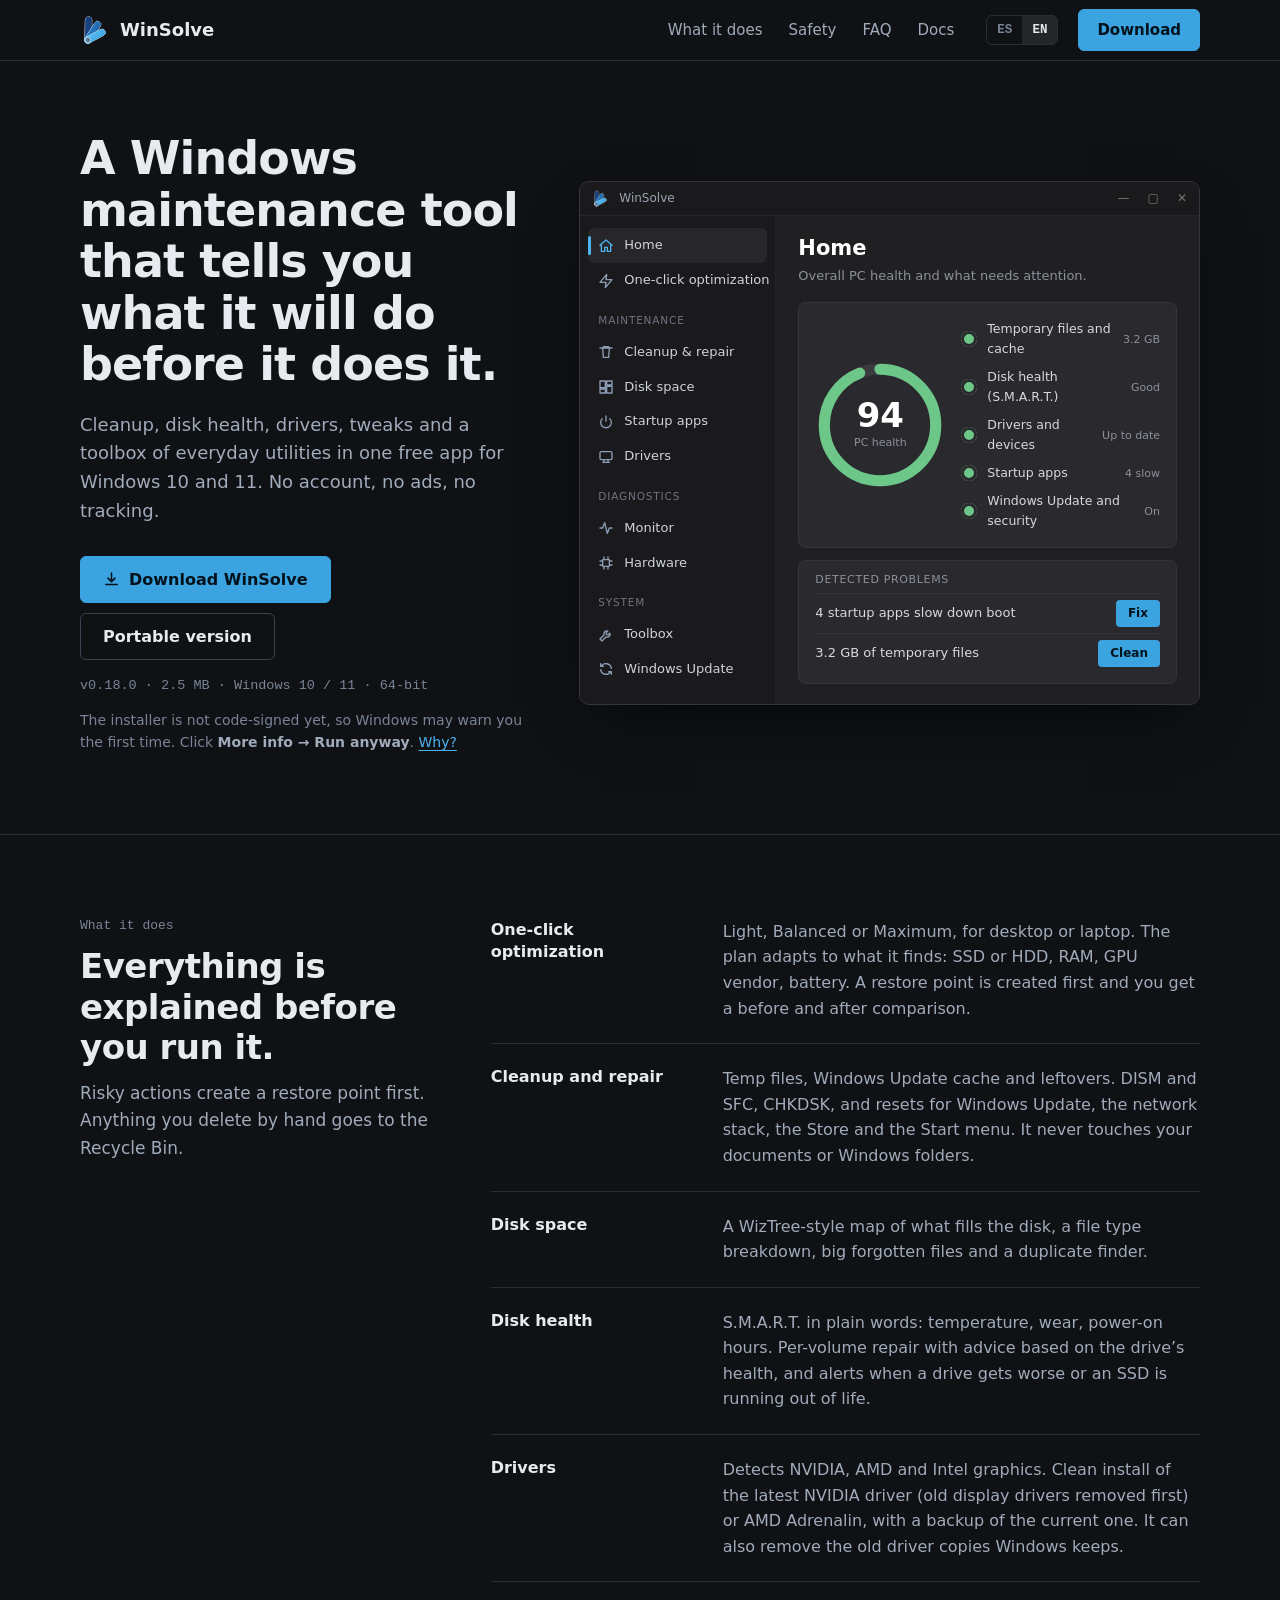
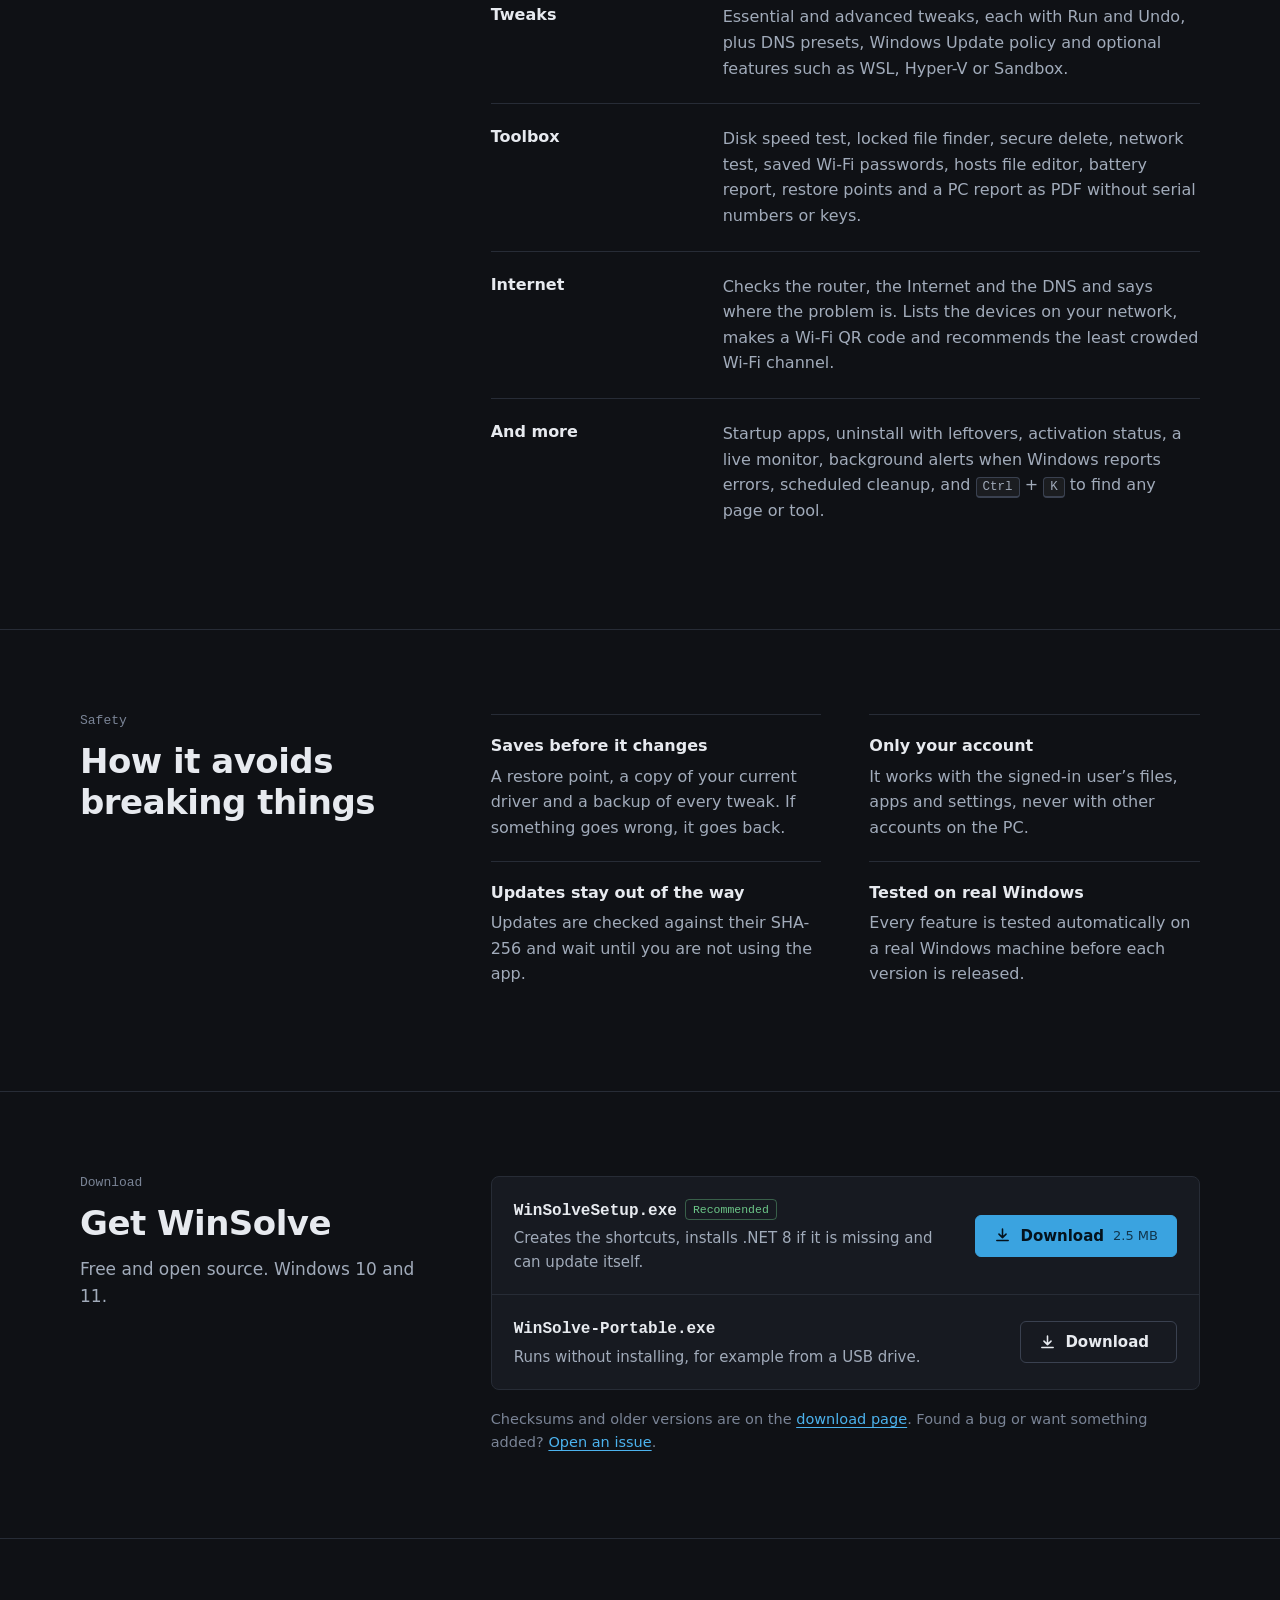
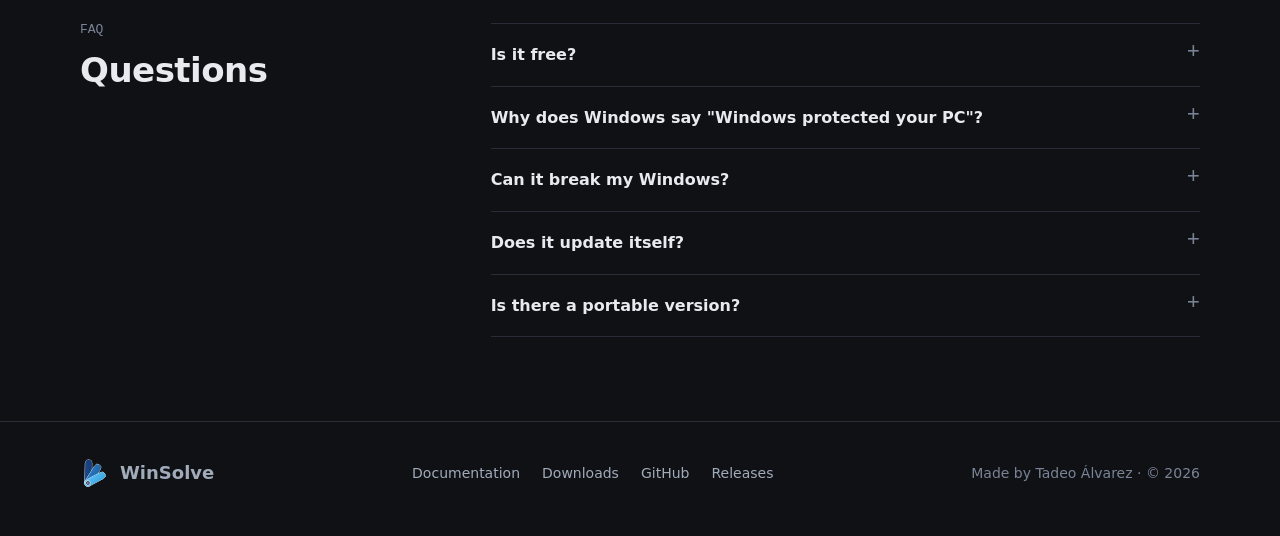
<file: website/en/index.html>
<!doctype html>
<html lang="en">
<head>
  <meta charset="utf-8">
  <meta name="viewport" content="width=device-width, initial-scale=1">
  <title>WinSolve — The multitool for Windows</title>
  <meta name="description" content="WinSolve is a free Windows 10/11 maintenance tool: cleanup, disk health, drivers, tweaks and a toolbox of everyday utilities in one app.">
  <meta name="theme-color" content="#0f1115">
  <meta property="og:title" content="WinSolve — The multitool for Windows">
  <meta property="og:description" content="Cleanup, disk health, drivers, tweaks and a toolbox for Windows. Free and open source.">
  <meta property="og:image" content="../assets/og.png">
  <meta name="twitter:card" content="summary_large_image">
  <link rel="icon" href="../favicon.ico">
  <link rel="alternate" hreflang="es" href="../">
  <link rel="alternate" hreflang="en" href="./">
  <link rel="stylesheet" href="../assets/site.css">
</head>
<body>
  <svg width="0" height="0" style="position:absolute" aria-hidden="true"><defs>
    <symbol id="s-home" viewBox="0 0 24 24"><path d="M3 11 12 3l9 8M5 10v10h5v-6h4v6h5V10"/></symbol>
    <symbol id="s-bolt" viewBox="0 0 24 24"><path d="M13 2 3 14h9l-1 8 10-12h-9z"/></symbol>
    <symbol id="s-clean" viewBox="0 0 24 24"><path d="M3 6h18M8 6V4h8v2m-9 0 1 14h8l1-14"/></symbol>
    <symbol id="s-disk" viewBox="0 0 24 24"><path d="M3 3h8v10H3zM13 3h8v6h-8zM13 11h8v10h-8zM3 15h8v6H3z"/></symbol>
    <symbol id="s-power" viewBox="0 0 24 24"><path d="M12 3v8M6.3 7a8 8 0 1 0 11.4 0"/></symbol>
    <symbol id="s-screen" viewBox="0 0 24 24"><path d="M5 4h14a2 2 0 0 1 2 2v8a2 2 0 0 1-2 2H5a2 2 0 0 1-2-2V6a2 2 0 0 1 2-2zM7 20h10M9 16v4m6-4v4"/></symbol>
    <symbol id="s-pulse" viewBox="0 0 24 24"><path d="M3 12h4l3-8 4 16 3-8h4"/></symbol>
    <symbol id="s-cpu" viewBox="0 0 24 24"><path d="M7 7h10v10H7zM9 3v4m6-4v4M9 17v4m6-4v4M3 9h4m-4 6h4m10-6h4m-4 6h4"/></symbol>
    <symbol id="s-tool" viewBox="0 0 24 24"><path d="M14.7 6.3a4 4 0 0 0-5.4 5.4L3 18l3 3 6.3-6.3a4 4 0 0 0 5.4-5.4l-2.4 2.4-2.6-.6-.6-2.6z"/></symbol>
    <symbol id="s-sync" viewBox="0 0 24 24"><path d="M20 11a8 8 0 0 0-14.9-3M4 4v4h4M4 13a8 8 0 0 0 14.9 3M20 20v-4h-4"/></symbol>
  </defs></svg>

  <nav class="nav">
    <div class="wrap">
      <a class="brand" href="#top"><img src="../assets/logo.svg" alt="">WinSolve</a>
      <div class="links">
        <a href="#features">What it does</a>
        <a href="#safety">Safety</a>
        <a href="#faq">FAQ</a>
        <a class="keep" href="docs/">Docs</a>
      </div>
      <div class="lang" aria-label="Language"><a href="../" data-lang="es">ES</a><a href="./" data-lang="en" aria-current="true">EN</a></div>
      <a class="btn primary cta" href="docs/#download">Download</a>
      <button class="menu-btn" type="button" aria-label="Menu" aria-expanded="false"><svg viewBox="0 0 24 24" fill="none" stroke="currentColor" stroke-width="2" stroke-linecap="round"><path d="M4 7h16M4 12h16M4 17h16"/></svg></button>
    </div>
  </nav>

  <header class="hero" id="top">
    <div class="wrap">
      <div>
        <h1>A Windows maintenance tool that tells you what it will do before it does it.</h1>
        <p class="lead">Cleanup, disk health, drivers, tweaks and a toolbox of everyday utilities in one free app for Windows 10 and 11. No account, no ads, no tracking.</p>
        <div class="actions">
          <a class="btn primary big" href="https://github.com/TadeeUY/WinSolve/releases/latest/download/WinSolveSetup.exe"><svg viewBox="0 0 24 24" fill="none" stroke="currentColor" stroke-width="2.2" stroke-linecap="round" stroke-linejoin="round"><path d="M12 3v12m0 0 5-5m-5 5-5-5M4 19h16"/></svg>Download WinSolve</a>
          <a class="btn big" href="https://github.com/TadeeUY/WinSolve/releases/latest/download/WinSolve-Portable.exe">Portable version</a>
        </div>
        <p class="facts">v<span data-version>0.18.0</span> · <span data-size-setup>2.5 MB</span> · Windows 10 / 11 · 64-bit</p>
        <p class="note">The installer is not code-signed yet, so Windows may warn you the first time. Click <b>More info → Run anyway</b>. <a class="link" href="#faq">Why?</a></p>
      </div>

      <!-- A static drawing of the Home screen. Swap it for a real screenshot when you have one. -->
      <div class="window" role="img" aria-label="The WinSolve app on the Home screen">
        <div class="titlebar"><img src="../assets/logo.svg" alt="">WinSolve<span class="ctl"><span>—</span><span>▢</span><span>✕</span></span></div>
        <div class="app">
          <aside class="side">
              <div class="it on"><i><svg aria-hidden="true"><use href="#s-home"/></svg></i>Home</div>
              <div class="it"><i><svg aria-hidden="true"><use href="#s-bolt"/></svg></i>One-click optimization</div>
              <div class="grp">MAINTENANCE</div>
              <div class="it"><i><svg aria-hidden="true"><use href="#s-clean"/></svg></i>Cleanup &amp; repair</div>
              <div class="it"><i><svg aria-hidden="true"><use href="#s-disk"/></svg></i>Disk space</div>
              <div class="it"><i><svg aria-hidden="true"><use href="#s-power"/></svg></i>Startup apps</div>
              <div class="it"><i><svg aria-hidden="true"><use href="#s-screen"/></svg></i>Drivers</div>
              <div class="grp">DIAGNOSTICS</div>
              <div class="it"><i><svg aria-hidden="true"><use href="#s-pulse"/></svg></i>Monitor</div>
              <div class="it"><i><svg aria-hidden="true"><use href="#s-cpu"/></svg></i>Hardware</div>
              <div class="grp">SYSTEM</div>
              <div class="it"><i><svg aria-hidden="true"><use href="#s-tool"/></svg></i>Toolbox</div>
              <div class="it"><i><svg aria-hidden="true"><use href="#s-sync"/></svg></i>Windows Update</div>
          </aside>
          <div class="main">
            <h4>Home</h4>
            <div class="sub">Overall PC health and what needs attention.</div>
            <div class="health">
              <div class="ring">
                <svg viewBox="0 0 140 140"><circle class="track" cx="70" cy="70" r="60" fill="none" stroke-width="12"/><circle class="val" cx="70" cy="70" r="60" fill="none" stroke-width="12"/></svg>
                <div class="num"><div><b>94</b><small>PC health</small></div></div>
              </div>
              <div class="checks">
                  <div class="check"><span class="st"></span>Temporary files and cache<span class="tag">3.2 GB</span></div>
                  <div class="check"><span class="st"></span>Disk health (S.M.A.R.T.)<span class="tag">Good</span></div>
                  <div class="check"><span class="st"></span>Drivers and devices<span class="tag">Up to date</span></div>
                  <div class="check"><span class="st"></span>Startup apps<span class="tag">4 slow</span></div>
                  <div class="check"><span class="st"></span>Windows Update and security<span class="tag">On</span></div>
              </div>
            </div>
            <div class="issues"><div class="is-t">Detected problems</div><div class="is-r"><span>4 startup apps slow down boot</span><em>Fix</em></div><div class="is-r"><span>3.2 GB of temporary files</span><em>Clean</em></div></div>
          </div>
        </div>
      </div>
    </div>
  </header>

  <section id="features">
    <div class="wrap split">
      <header>
        <span class="eyebrow">What it does</span>
        <h2 class="h2">Everything is explained before you run it.</h2>
        <p class="sec-lead">Risky actions create a restore point first. Anything you delete by hand goes to the Recycle Bin.</p>
      </header>
      <dl class="rows">
          <div class="row"><dt>One-click optimization</dt><dd>Light, Balanced or Maximum, for desktop or laptop. The plan adapts to what it finds: SSD or HDD, RAM, GPU vendor, battery. A restore point is created first and you get a before and after comparison.</dd></div>
          <div class="row"><dt>Cleanup and repair</dt><dd>Temp files, Windows Update cache and leftovers. DISM and SFC, CHKDSK, and resets for Windows Update, the network stack, the Store and the Start menu. It never touches your documents or Windows folders.</dd></div>
          <div class="row"><dt>Disk space</dt><dd>A WizTree-style map of what fills the disk, a file type breakdown, big forgotten files and a duplicate finder.</dd></div>
          <div class="row"><dt>Disk health</dt><dd>S.M.A.R.T. in plain words: temperature, wear, power-on hours. Per-volume repair with advice based on the drive’s health, and alerts when a drive gets worse or an SSD is running out of life.</dd></div>
          <div class="row"><dt>Drivers</dt><dd>Detects NVIDIA, AMD and Intel graphics. Clean install of the latest NVIDIA driver (old display drivers removed first) or AMD Adrenalin, with a backup of the current one. It can also remove the old driver copies Windows keeps.</dd></div>
          <div class="row"><dt>Tweaks</dt><dd>Essential and advanced tweaks, each with Run and Undo, plus DNS presets, Windows Update policy and optional features such as WSL, Hyper-V or Sandbox.</dd></div>
          <div class="row"><dt>Toolbox</dt><dd>Disk speed test, locked file finder, secure delete, network test, saved Wi-Fi passwords, hosts file editor, battery report, restore points and a PC report as PDF without serial numbers or keys.</dd></div>
          <div class="row"><dt>Internet</dt><dd>Checks the router, the Internet and the DNS and says where the problem is. Lists the devices on your network, makes a Wi-Fi QR code and recommends the least crowded Wi-Fi channel.</dd></div>
          <div class="row"><dt>And more</dt><dd>Startup apps, uninstall with leftovers, activation status, a live monitor, background alerts when Windows reports errors, scheduled cleanup, and <kbd>Ctrl</kbd> + <kbd>K</kbd> to find any page or tool.</dd></div>
      </dl>
    </div>
  </section>

  <section id="safety">
    <div class="wrap split">
      <header>
        <span class="eyebrow">Safety</span>
        <h2 class="h2">How it avoids breaking things</h2>
      </header>
      <div class="pairs">
        <div><h3>Saves before it changes</h3><p>A restore point, a copy of your current driver and a backup of every tweak. If something goes wrong, it goes back.</p></div>
        <div><h3>Only your account</h3><p>It works with the signed-in user’s files, apps and settings, never with other accounts on the PC.</p></div>
        <div><h3>Updates stay out of the way</h3><p>Updates are checked against their SHA-256 and wait until you are not using the app.</p></div>
        <div><h3>Tested on real Windows</h3><p>Every feature is tested automatically on a real Windows machine before each version is released.</p></div>
      </div>
    </div>
  </section>

  <section id="download">
    <div class="wrap split">
      <header>
        <span class="eyebrow">Download</span>
        <h2 class="h2">Get WinSolve</h2>
        <p class="sec-lead">Free and open source. Windows 10 and 11.</p>
      </header>
      <div>
        <div class="get">
          <div class="item">
            <div><b>WinSolveSetup.exe</b><span class="tag">Recommended</span><p>Creates the shortcuts, installs .NET 8 if it is missing and can update itself.</p></div>
            <a class="btn primary" href="https://github.com/TadeeUY/WinSolve/releases/latest/download/WinSolveSetup.exe"><svg viewBox="0 0 24 24" fill="none" stroke="currentColor" stroke-width="2.2" stroke-linecap="round" stroke-linejoin="round"><path d="M12 3v12m0 0 5-5m-5 5-5-5M4 19h16"/></svg>Download <small data-size-setup>2.5 MB</small></a>
          </div>
          <div class="item">
            <div><b>WinSolve-Portable.exe</b><p>Runs without installing, for example from a USB drive.</p></div>
            <a class="btn" href="https://github.com/TadeeUY/WinSolve/releases/latest/download/WinSolve-Portable.exe"><svg viewBox="0 0 24 24" fill="none" stroke="currentColor" stroke-width="2.2" stroke-linecap="round" stroke-linejoin="round"><path d="M12 3v12m0 0 5-5m-5 5-5-5M4 19h16"/></svg>Download <small data-size-portable></small></a>
          </div>
        </div>
        <p class="fine">Checksums and older versions are on the <a class="link" href="docs/#download">download page</a>. Found a bug or want something added? <a class="link" href="https://github.com/TadeeUY/WinSolve/issues">Open an issue</a>.</p>
      </div>
    </div>
  </section>

  <section id="faq">
    <div class="wrap split">
      <header>
        <span class="eyebrow">FAQ</span>
        <h2 class="h2">Questions</h2>
      </header>
      <div class="faq">
        <details><summary>Is it free?</summary><p>Yes, completely. There is no paid version, no ads and no account. The code is on GitHub.</p></details>
        <details><summary>Why does Windows say "Windows protected your PC"?</summary><p>The installer has no digital signature yet, so SmartScreen doesn't know the file. Click <b>More info → Run anyway</b>. You can check the file is the original with its SHA-256, shown on the download page.</p></details>
        <details><summary>Can it break my Windows?</summary><p>It is built not to: before big changes it creates a restore point, keeps copies of what it changes and never deletes your personal files or system folders. Anything you delete by hand goes to the Recycle Bin.</p></details>
        <details><summary>Does it update itself?</summary><p>It tells you when there is a new version. If you turn on automatic updates, it installs itself without opening windows and without cutting off anything you are doing.</p></details>
        <details><summary>Is there a portable version?</summary><p>Yes: <b>WinSolve-Portable.exe</b> runs without installing, for example from a USB stick.</p></details>
      </div>
    </div>
  </section>

  <footer>
    <div class="wrap">
      <a class="brand" href="#top"><img src="../assets/logo.svg" alt="">WinSolve</a>
      <div class="fl">
        <a href="docs/">Documentation</a>
        <a href="docs/#download">Downloads</a>
        <a href="https://github.com/TadeeUY/WinSolve">GitHub</a>
        <a href="https://github.com/TadeeUY/WinSolve/releases">Releases</a>
      </div>
      <span>Made by Tadeo Álvarez · © <span id="yr">2026</span></span>
    </div>
  </footer>

  <script src="../assets/site.js"></script>
  <script>document.getElementById("yr").textContent = new Date().getFullYear();</script>
</body>
</html>
</file>
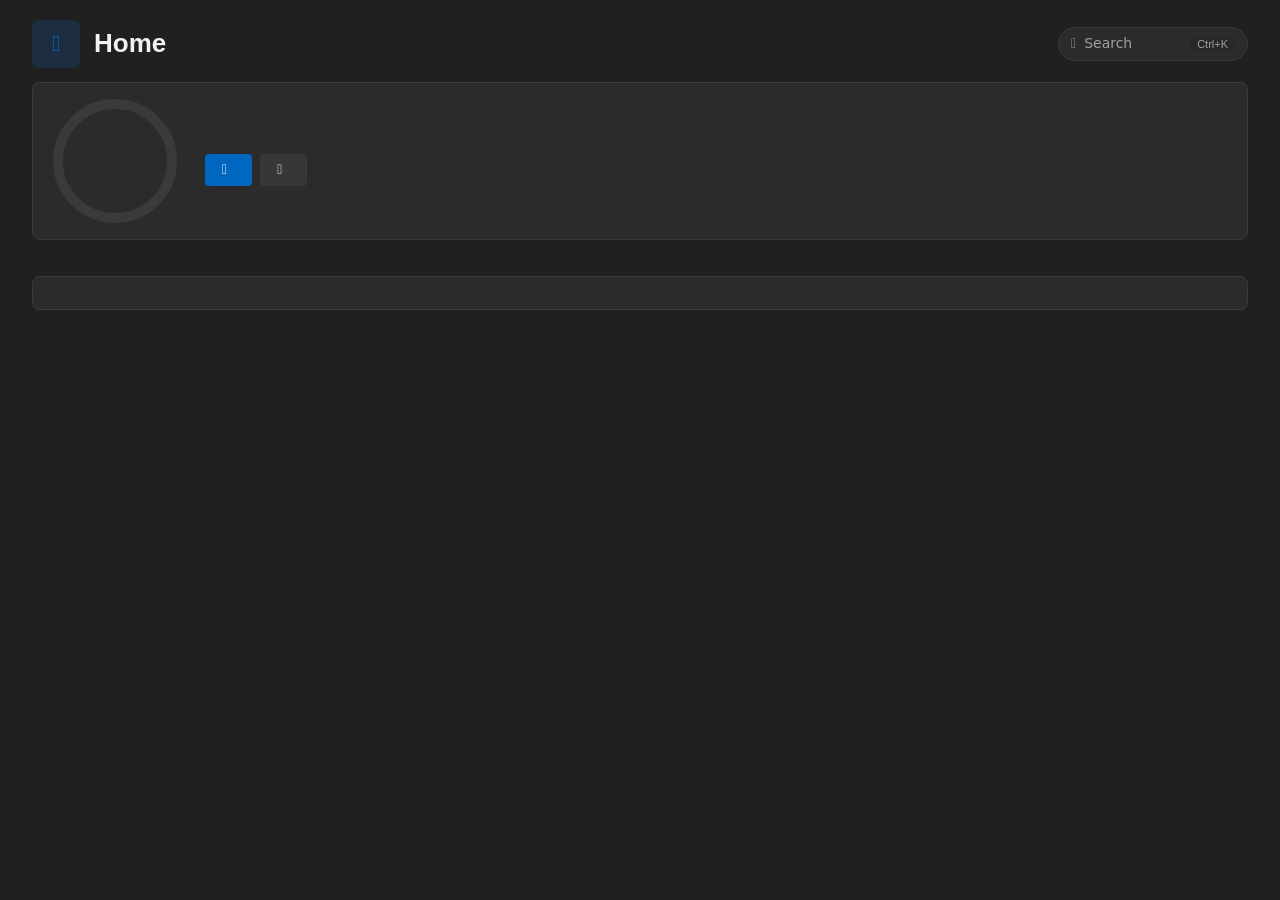
<file: src/WinSolve/Web/index.html>
<!doctype html>
<html lang="en">
<head>
<meta charset="utf-8">
<meta http-equiv="Content-Security-Policy" content="default-src 'none'; style-src 'self'; script-src 'self'; img-src 'self' data:; connect-src 'none'; base-uri 'none'; form-action 'none'">
<meta name="viewport" content="width=device-width, initial-scale=1">
<title>WinSolve</title>
<link rel="stylesheet" href="home.css">
</head>
<body>
<main class="page">
  <header class="head">
    <div class="icon-tile glyph" aria-hidden="true">&#xE80F;</div>
    <div class="titles">
      <h1 id="title">Home</h1>
      <p id="subtitle" class="muted"></p>
    </div>
    <button id="search" class="pill" type="button">
      <span class="glyph" aria-hidden="true">&#xE721;</span>
      <span id="searchText">Search</span>
      <kbd>Ctrl+K</kbd>
    </button>
  </header>

  <section id="weekly" class="card" hidden></section>

  <section class="card hero">
    <div id="ring" class="ring" role="img"></div>
    <div class="hero-text">
      <h2 id="summary"></h2>
      <p id="status" class="muted small" aria-live="polite"></p>
      <div class="row">
        <button id="optimize" class="btn primary" type="button"><span class="glyph" aria-hidden="true">&#xE945;</span><span id="optimizeText"></span></button>
        <button id="scan" class="btn" type="button"><span class="glyph" aria-hidden="true">&#xE72C;</span><span id="scanText"></span></button>
      </div>
    </div>
  </section>

  <section id="quick" class="quick"></section>

  <h2 id="thisPc" class="section"></h2>
  <section id="tiles" class="tiles"></section>

  <section id="issues" class="card issues"></section>
</main>
<script src="home.js"></script>
</body>
</html>
</file>
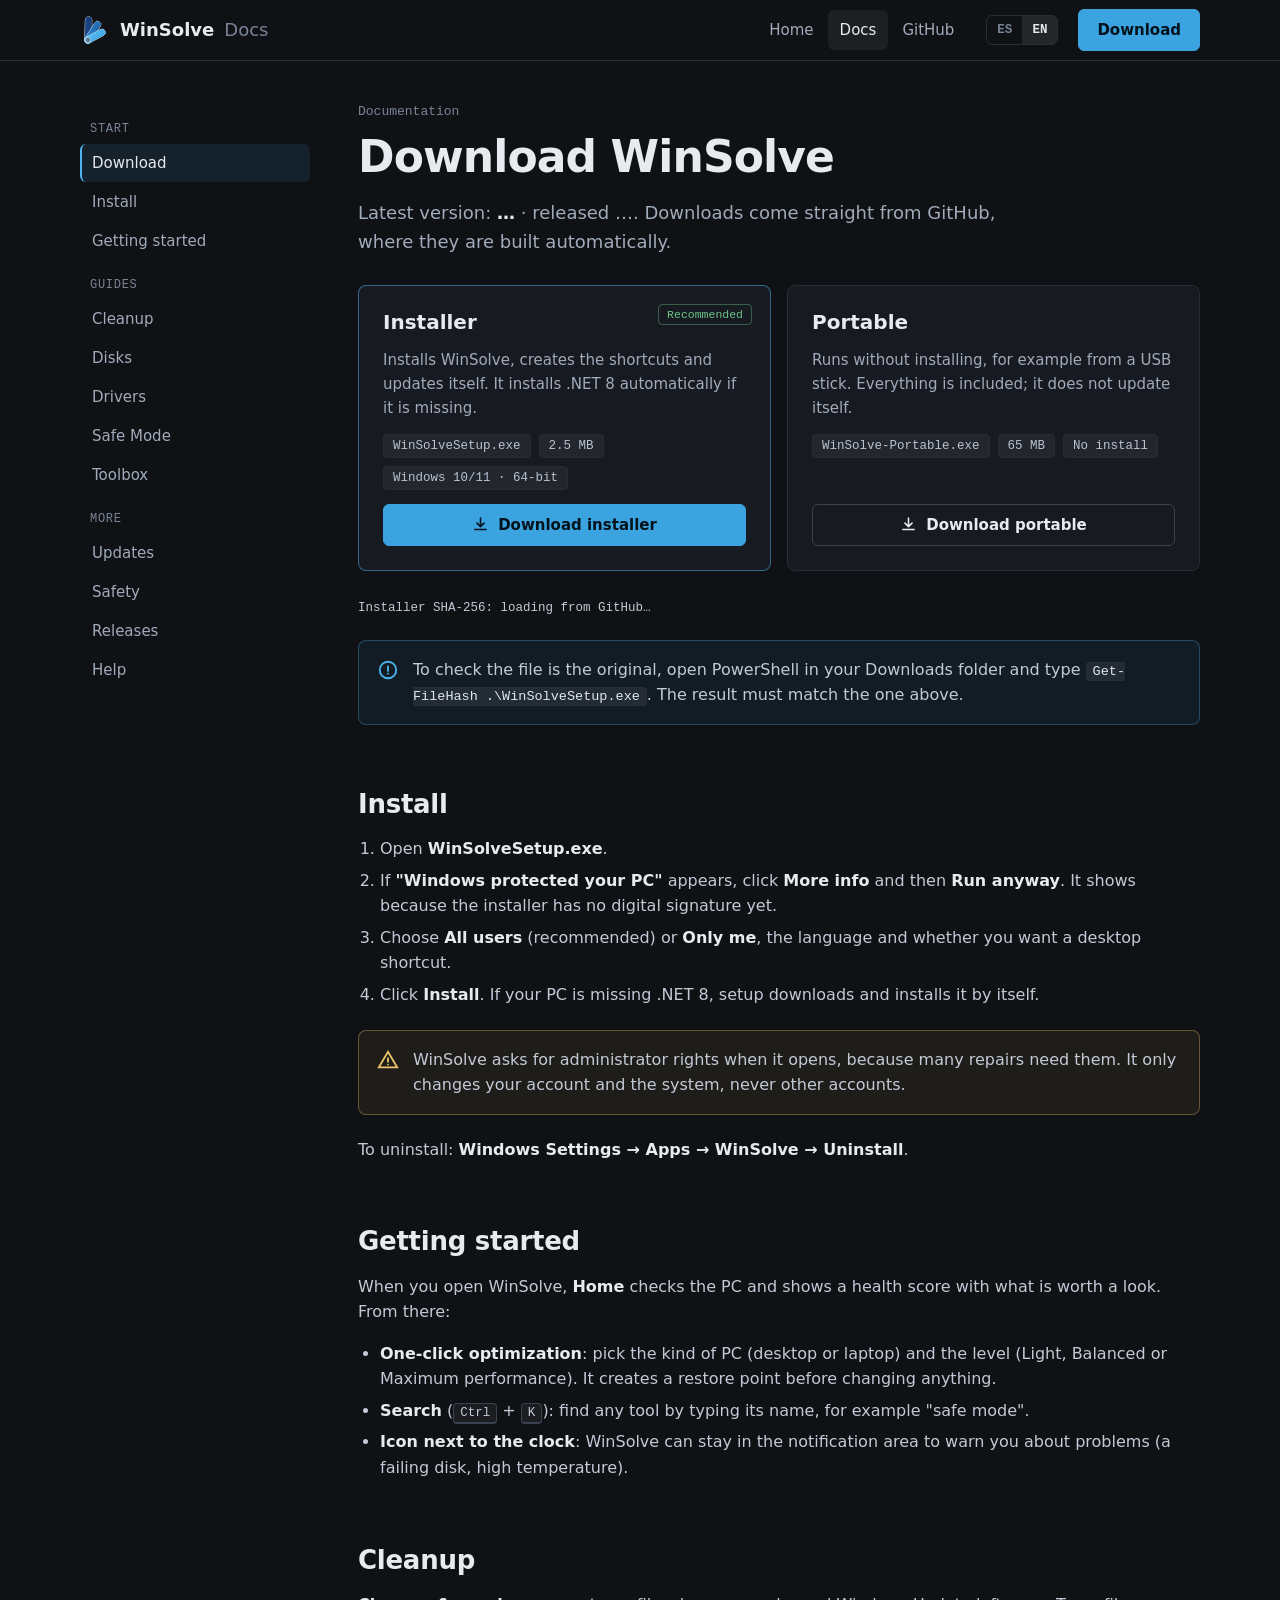
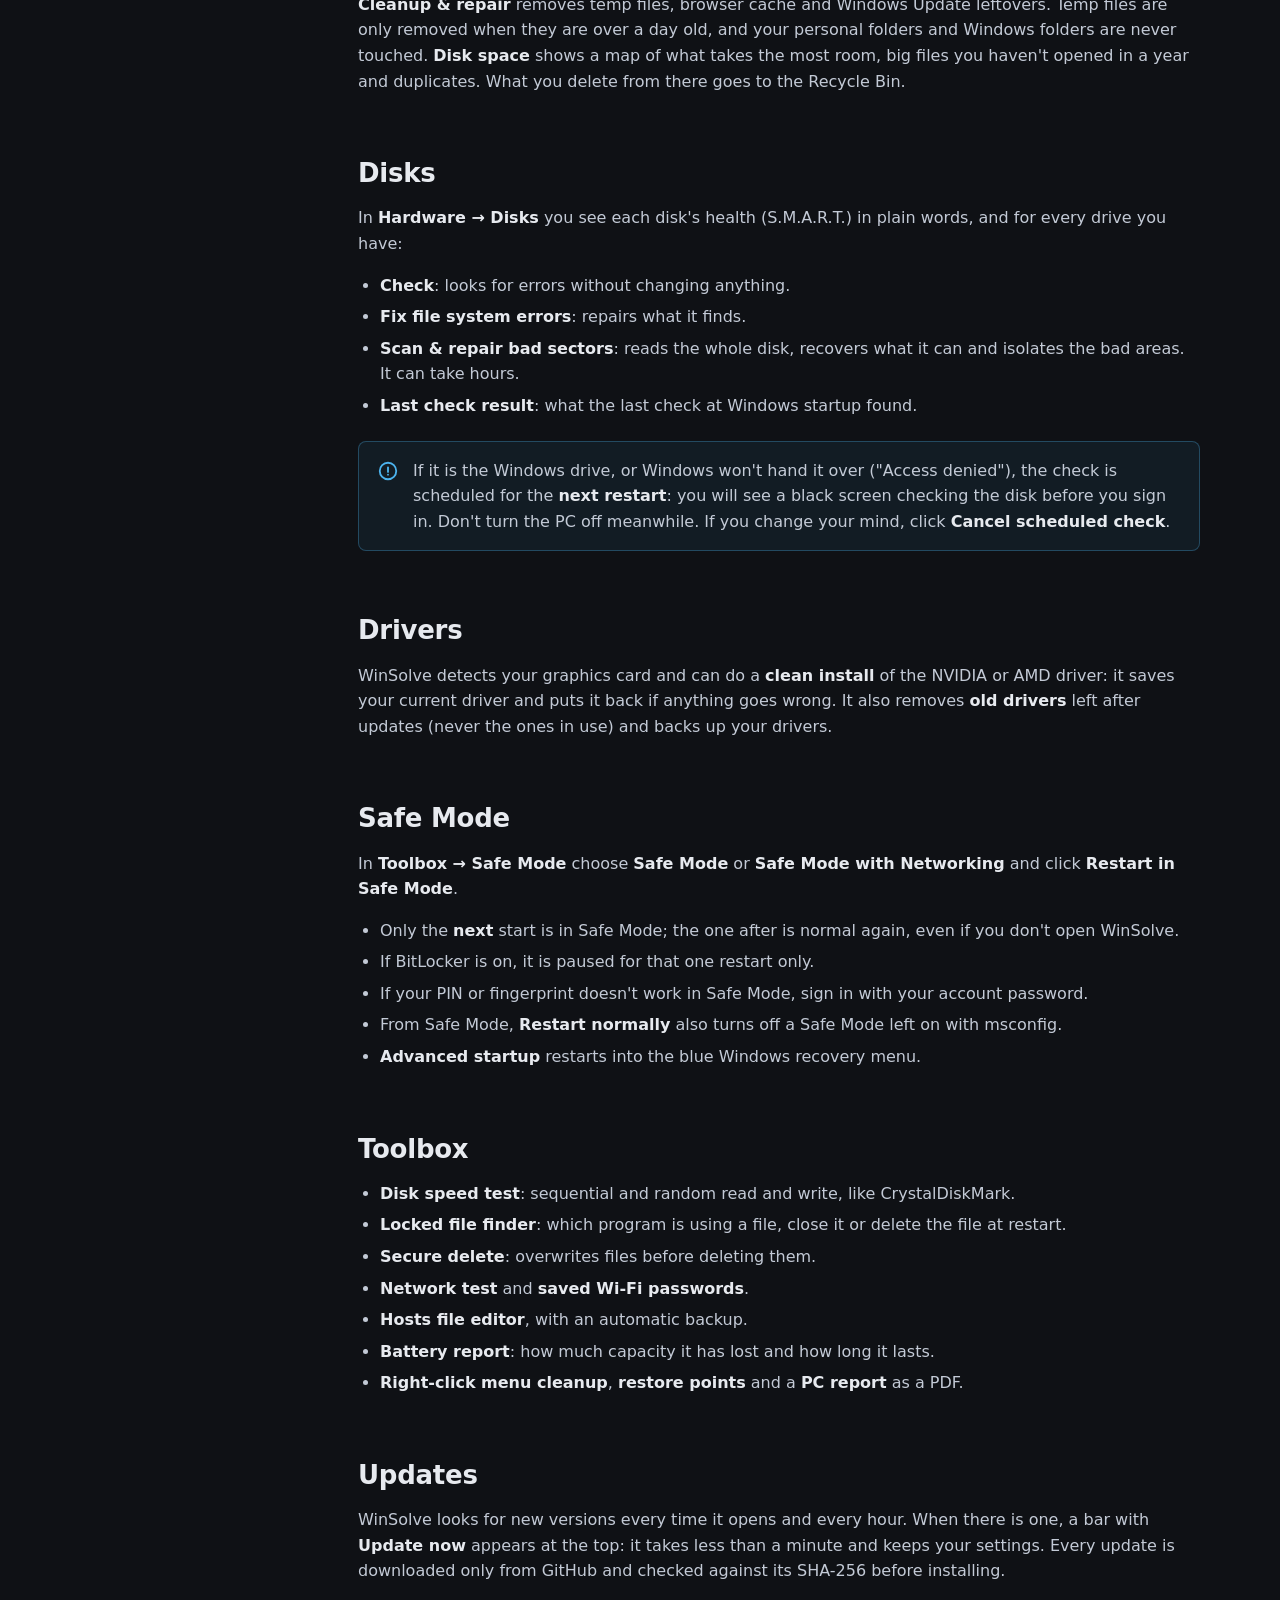
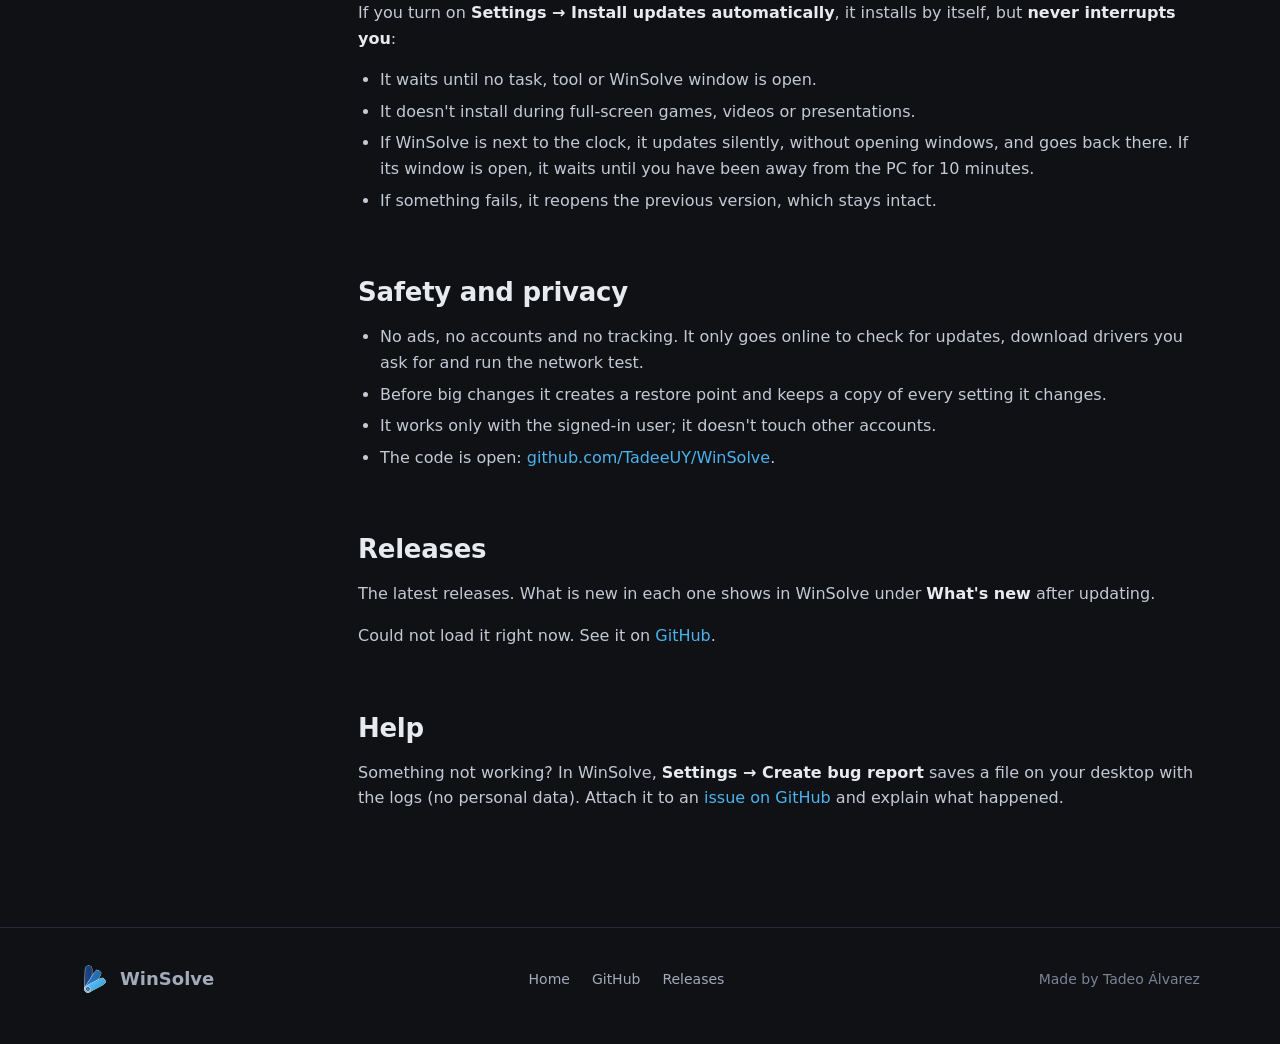
<file: website/en/docs/index.html>
<!doctype html>
<html lang="en">
<head>
  <meta charset="utf-8">
  <meta name="viewport" content="width=device-width, initial-scale=1">
  <title>WinSolve Docs — Download and guide</title>
  <meta name="description" content="Download WinSolve and learn to use it: installing, getting started, cleanup, disks, drivers, Safe Mode, updates and help.">
  <meta name="theme-color" content="#0f1115">
  <link rel="icon" href="../../favicon.ico">
  <link rel="alternate" hreflang="es" href="../../docs/">
  <link rel="alternate" hreflang="en" href="./">
  <link rel="stylesheet" href="../../assets/site.css">
</head>
<body>

  <nav class="nav">
    <div class="wrap">
      <a class="brand" href="../"><img src="../../assets/logo.svg" alt="">WinSolve <span style="color:var(--dim);font-weight:500">Docs</span></a>
      <div class="links">
        <a href="../">Home</a>
        <a class="keep active" href="./">Docs</a>
        <a href="https://github.com/TadeeUY/WinSolve">GitHub</a>
      </div>
      <div class="lang" aria-label="Language"><a href="../../docs/" data-lang="es">ES</a><a href="./" data-lang="en" aria-current="true">EN</a></div>
      <a class="btn primary cta" href="https://github.com/TadeeUY/WinSolve/releases/latest/download/WinSolveSetup.exe">Download</a>
      <button class="menu-btn" type="button" aria-label="Menu" aria-expanded="false"><svg viewBox="0 0 24 24" fill="none" stroke="currentColor" stroke-width="2" stroke-linecap="round"><path d="M4 7h16M4 12h16M4 17h16"/></svg></button>
    </div>
  </nav>

  <div class="wrap docs">
    <aside class="toc" aria-label="Contents">
      <span class="t">Start</span>
      <a href="#download">Download</a>
      <a href="#install">Install</a>
      <a href="#getting-started">Getting started</a>
      <span class="t">Guides</span>
      <a href="#cleanup">Cleanup</a>
      <a href="#disks">Disks</a>
      <a href="#drivers">Drivers</a>
      <a href="#safe-mode">Safe Mode</a>
      <a href="#toolbox">Toolbox</a>
      <span class="t">More</span>
      <a href="#updates">Updates</a>
      <a href="#safety">Safety</a>
      <a href="#releases">Releases</a>
      <a href="#help">Help</a>
    </aside>

    <main class="doc">
      <section id="download" style="padding:0">
        <span class="eyebrow reveal">Documentation</span>
        <h1 class="reveal">Download WinSolve</h1>
        <p class="reveal" style="font-size:18px;color:var(--muted);max-width:640px">Latest version: <b data-version>…</b> · released <span data-date>…</span>. Downloads come straight from GitHub, where they are built automatically.</p>

        <div class="dl-grid" data-stagger>
          <div class="dl rec reveal">
            <span class="rec-tag">Recommended</span>
            <h3>Installer</h3>
            <p>Installs WinSolve, creates the shortcuts and updates itself. It installs .NET 8 automatically if it is missing.</p>
            <div class="facts"><span>WinSolveSetup.exe</span><span data-size-setup>2.5 MB</span><span>Windows 10/11 · 64-bit</span></div>
            <a class="btn primary magnetic" href="https://github.com/TadeeUY/WinSolve/releases/latest/download/WinSolveSetup.exe">
              <svg viewBox="0 0 24 24" fill="none" stroke="currentColor" stroke-width="2.2" stroke-linecap="round" stroke-linejoin="round"><path d="M12 3v12m0 0 5-5m-5 5-5-5M4 19h16"/></svg>
              Download installer
            </a>
          </div>
          <div class="dl reveal">
            <h3>Portable</h3>
            <p>Runs without installing, for example from a USB stick. Everything is included; it does not update itself.</p>
            <div class="facts"><span>WinSolve-Portable.exe</span><span data-size-portable>65 MB</span><span>No install</span></div>
            <a class="btn" href="https://github.com/TadeeUY/WinSolve/releases/latest/download/WinSolve-Portable.exe">
              <svg viewBox="0 0 24 24" fill="none" stroke="currentColor" stroke-width="2.2" stroke-linecap="round" stroke-linejoin="round"><path d="M12 3v12m0 0 5-5m-5 5-5-5M4 19h16"/></svg>
              Download portable
            </a>
          </div>
        </div>
        <p class="hash reveal">Installer SHA-256: <span data-sha>loading from GitHub…</span></p>
        <div class="callout reveal">
          <svg viewBox="0 0 24 24" fill="none" stroke="currentColor" stroke-width="2" stroke-linecap="round"><circle cx="12" cy="12" r="9"/><path d="M12 8v5m0 3h.01"/></svg>
          <p>To check the file is the original, open PowerShell in your Downloads folder and type <code>Get-FileHash .\WinSolveSetup.exe</code>. The result must match the one above.</p>
        </div>
      </section>

      <h2 id="install" class="reveal">Install</h2>
      <ol class="reveal">
        <li>Open <b>WinSolveSetup.exe</b>.</li>
        <li>If <b>"Windows protected your PC"</b> appears, click <b>More info</b> and then <b>Run anyway</b>. It shows because the installer has no digital signature yet.</li>
        <li>Choose <b>All users</b> (recommended) or <b>Only me</b>, the language and whether you want a desktop shortcut.</li>
        <li>Click <b>Install</b>. If your PC is missing .NET 8, setup downloads and installs it by itself.</li>
      </ol>
      <div class="callout warn reveal">
        <svg viewBox="0 0 24 24" fill="none" stroke="currentColor" stroke-width="2" stroke-linecap="round"><path d="M12 3 2 20h20z"/><path d="M12 10v4m0 3h.01"/></svg>
        <p>WinSolve asks for administrator rights when it opens, because many repairs need them. It only changes your account and the system, never other accounts.</p>
      </div>
      <p class="reveal">To uninstall: <b>Windows Settings → Apps → WinSolve → Uninstall</b>.</p>

      <h2 id="getting-started" class="reveal">Getting started</h2>
      <p class="reveal">When you open WinSolve, <b>Home</b> checks the PC and shows a health score with what is worth a look. From there:</p>
      <ul class="reveal">
        <li><b>One-click optimization</b>: pick the kind of PC (desktop or laptop) and the level (Light, Balanced or Maximum performance). It creates a restore point before changing anything.</li>
        <li><b>Search</b> (<kbd>Ctrl</kbd> + <kbd>K</kbd>): find any tool by typing its name, for example "safe mode".</li>
        <li><b>Icon next to the clock</b>: WinSolve can stay in the notification area to warn you about problems (a failing disk, high temperature).</li>
      </ul>

      <h2 id="cleanup" class="reveal">Cleanup</h2>
      <p class="reveal"><b>Cleanup &amp; repair</b> removes temp files, browser cache and Windows Update leftovers. Temp files are only removed when they are over a day old, and your personal folders and Windows folders are never touched. <b>Disk space</b> shows a map of what takes the most room, big files you haven't opened in a year and duplicates. What you delete from there goes to the Recycle Bin.</p>

      <h2 id="disks" class="reveal">Disks</h2>
      <p class="reveal">In <b>Hardware → Disks</b> you see each disk's health (S.M.A.R.T.) in plain words, and for every drive you have:</p>
      <ul class="reveal">
        <li><b>Check</b>: looks for errors without changing anything.</li>
        <li><b>Fix file system errors</b>: repairs what it finds.</li>
        <li><b>Scan &amp; repair bad sectors</b>: reads the whole disk, recovers what it can and isolates the bad areas. It can take hours.</li>
        <li><b>Last check result</b>: what the last check at Windows startup found.</li>
      </ul>
      <div class="callout reveal">
        <svg viewBox="0 0 24 24" fill="none" stroke="currentColor" stroke-width="2" stroke-linecap="round"><circle cx="12" cy="12" r="9"/><path d="M12 8v5m0 3h.01"/></svg>
        <p>If it is the Windows drive, or Windows won't hand it over ("Access denied"), the check is scheduled for the <b>next restart</b>: you will see a black screen checking the disk before you sign in. Don't turn the PC off meanwhile. If you change your mind, click <b>Cancel scheduled check</b>.</p>
      </div>

      <h2 id="drivers" class="reveal">Drivers</h2>
      <p class="reveal">WinSolve detects your graphics card and can do a <b>clean install</b> of the NVIDIA or AMD driver: it saves your current driver and puts it back if anything goes wrong. It also removes <b>old drivers</b> left after updates (never the ones in use) and backs up your drivers.</p>

      <h2 id="safe-mode" class="reveal">Safe Mode</h2>
      <p class="reveal">In <b>Toolbox → Safe Mode</b> choose <b>Safe Mode</b> or <b>Safe Mode with Networking</b> and click <b>Restart in Safe Mode</b>.</p>
      <ul class="reveal">
        <li>Only the <b>next</b> start is in Safe Mode; the one after is normal again, even if you don't open WinSolve.</li>
        <li>If BitLocker is on, it is paused for that one restart only.</li>
        <li>If your PIN or fingerprint doesn't work in Safe Mode, sign in with your account password.</li>
        <li>From Safe Mode, <b>Restart normally</b> also turns off a Safe Mode left on with msconfig.</li>
        <li><b>Advanced startup</b> restarts into the blue Windows recovery menu.</li>
      </ul>

      <h2 id="toolbox" class="reveal">Toolbox</h2>
      <ul class="reveal">
        <li><b>Disk speed test</b>: sequential and random read and write, like CrystalDiskMark.</li>
        <li><b>Locked file finder</b>: which program is using a file, close it or delete the file at restart.</li>
        <li><b>Secure delete</b>: overwrites files before deleting them.</li>
        <li><b>Network test</b> and <b>saved Wi-Fi passwords</b>.</li>
        <li><b>Hosts file editor</b>, with an automatic backup.</li>
        <li><b>Battery report</b>: how much capacity it has lost and how long it lasts.</li>
        <li><b>Right-click menu cleanup</b>, <b>restore points</b> and a <b>PC report</b> as a PDF.</li>
      </ul>

      <h2 id="updates" class="reveal">Updates</h2>
      <p class="reveal">WinSolve looks for new versions every time it opens and every hour. When there is one, a bar with <b>Update now</b> appears at the top: it takes less than a minute and keeps your settings. Every update is downloaded only from GitHub and checked against its SHA-256 before installing.</p>
      <p class="reveal">If you turn on <b>Settings → Install updates automatically</b>, it installs by itself, but <b>never interrupts you</b>:</p>
      <ul class="reveal">
        <li>It waits until no task, tool or WinSolve window is open.</li>
        <li>It doesn't install during full-screen games, videos or presentations.</li>
        <li>If WinSolve is next to the clock, it updates silently, without opening windows, and goes back there. If its window is open, it waits until you have been away from the PC for 10 minutes.</li>
        <li>If something fails, it reopens the previous version, which stays intact.</li>
      </ul>

      <h2 id="safety" class="reveal">Safety and privacy</h2>
      <ul class="reveal">
        <li>No ads, no accounts and no tracking. It only goes online to check for updates, download drivers you ask for and run the network test.</li>
        <li>Before big changes it creates a restore point and keeps a copy of every setting it changes.</li>
        <li>It works only with the signed-in user; it doesn't touch other accounts.</li>
        <li>The code is open: <a style="color:var(--blue)" href="https://github.com/TadeeUY/WinSolve">github.com/TadeeUY/WinSolve</a>.</li>
      </ul>

      <h2 id="releases" class="reveal">Releases</h2>
      <p class="reveal">The latest releases. What is new in each one shows in WinSolve under <b>What's new</b> after updating.</p>
      <div id="history-list"><div class="skeleton"></div><div class="skeleton" style="width:80%"></div><div class="skeleton" style="width:60%"></div></div>

      <h2 id="help" class="reveal">Help</h2>
      <p class="reveal">Something not working? In WinSolve, <b>Settings → Create bug report</b> saves a file on your desktop with the logs (no personal data). Attach it to an <a style="color:var(--blue)" href="https://github.com/TadeeUY/WinSolve/issues">issue on GitHub</a> and explain what happened.</p>
    </main>
  </div>

  <footer>
    <div class="wrap">
      <a class="brand" href="../"><img src="../../assets/logo.svg" alt="">WinSolve</a>
      <div class="fl">
        <a href="../">Home</a>
        <a href="https://github.com/TadeeUY/WinSolve">GitHub</a>
        <a href="https://github.com/TadeeUY/WinSolve/releases">Releases</a>
      </div>
      <span>Made by Tadeo Álvarez</span>
    </div>
  </footer>
  <script src="../../assets/site.js"></script>
</body>
</html>
</file>
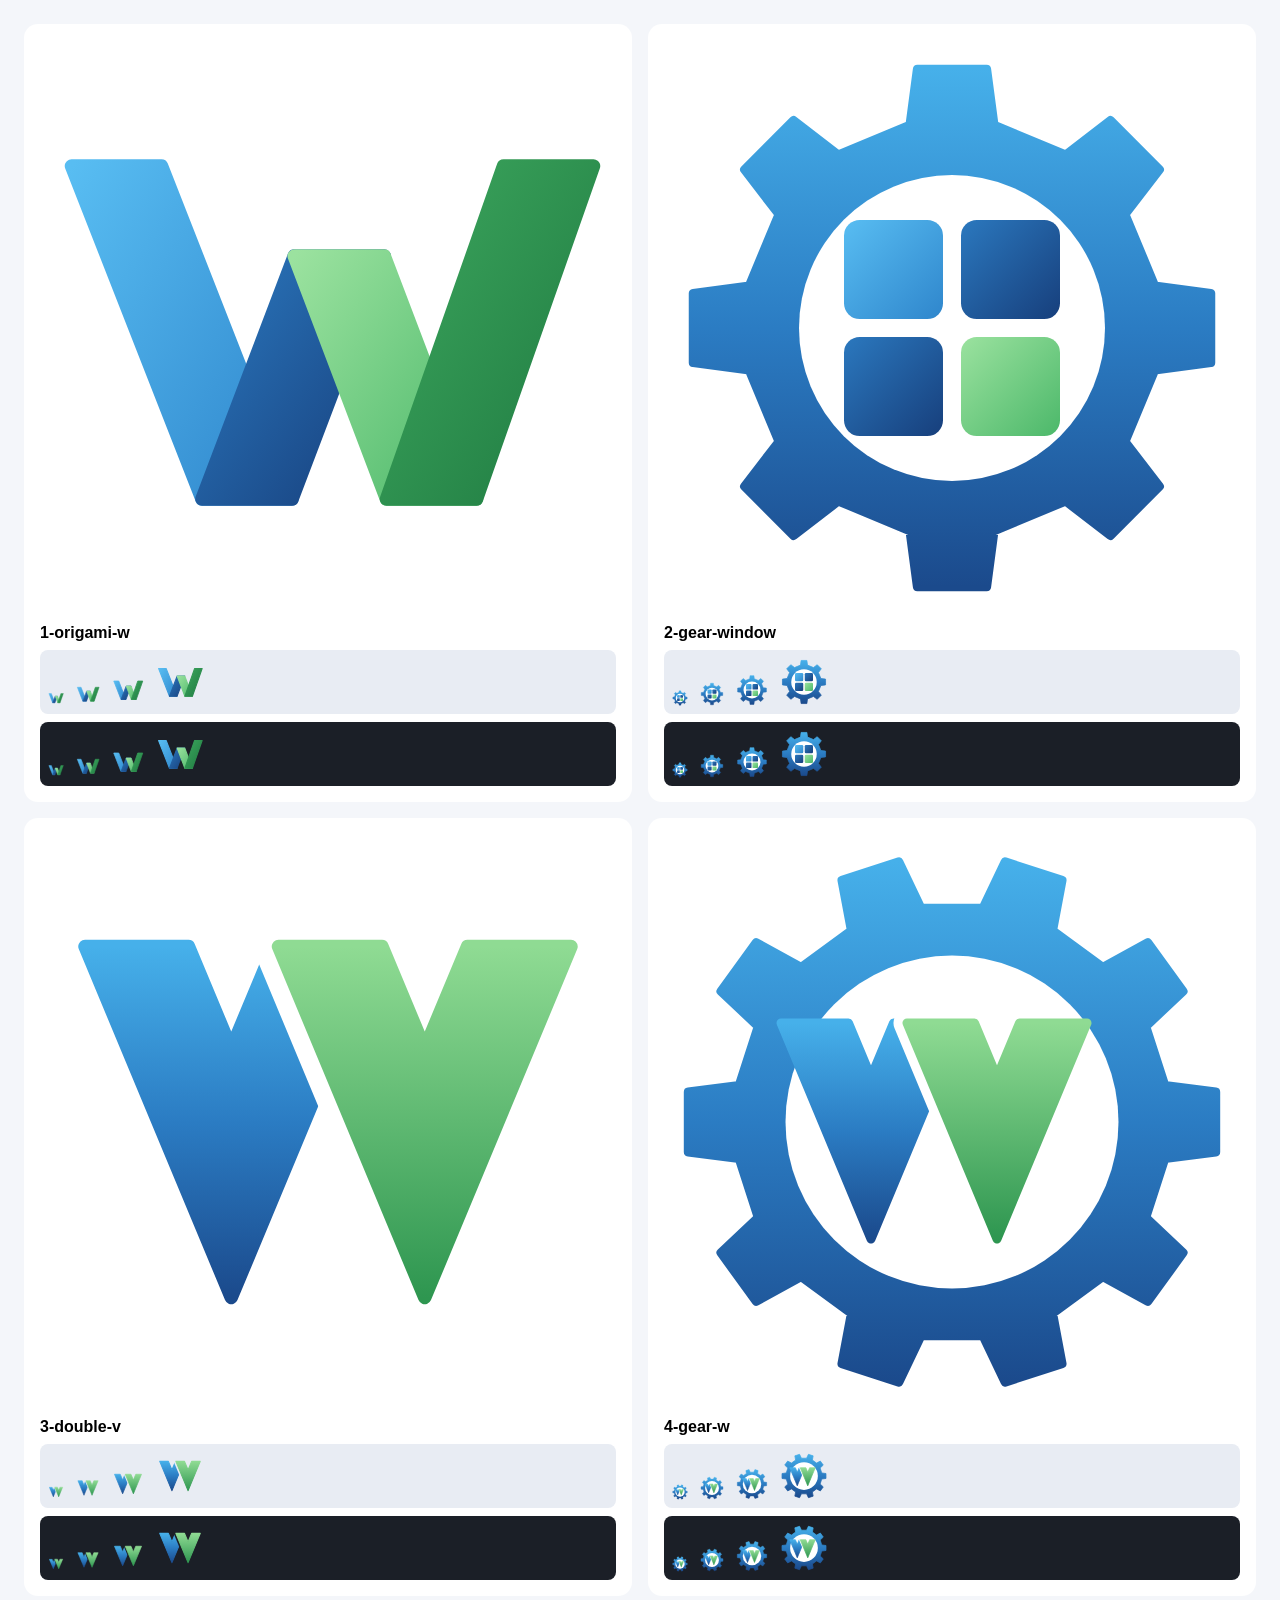
<file: assets/logo-v2/board.html>
<html><body style="margin:0;background:#f4f6fa;font-family:Segoe UI,Arial"><div style="padding:24px;display:grid;grid-template-columns:repeat(2,1fr);gap:16px"><div style="background:#fff;border-radius:14px;padding:16px"><img src="1-origami-w.svg" style="width:100%"><b style="display:block;margin:8px 0">1-origami-w</b><div style="display:flex;gap:12px;align-items:end;background:#e8ecf3;padding:8px;border-radius:8px"><img src="1-origami-w.svg" width="16" height="16"><img src="1-origami-w.svg" width="24" height="24"><img src="1-origami-w.svg" width="32" height="32"><img src="1-origami-w.svg" width="48" height="48"></div><div style="display:flex;gap:12px;align-items:end;background:#1b1f27;padding:8px;border-radius:8px;margin-top:8px"><img src="1-origami-w.svg" width="16" height="16"><img src="1-origami-w.svg" width="24" height="24"><img src="1-origami-w.svg" width="32" height="32"><img src="1-origami-w.svg" width="48" height="48"></div></div><div style="background:#fff;border-radius:14px;padding:16px"><img src="2-gear-window.svg" style="width:100%"><b style="display:block;margin:8px 0">2-gear-window</b><div style="display:flex;gap:12px;align-items:end;background:#e8ecf3;padding:8px;border-radius:8px"><img src="2-gear-window.svg" width="16" height="16"><img src="2-gear-window.svg" width="24" height="24"><img src="2-gear-window.svg" width="32" height="32"><img src="2-gear-window.svg" width="48" height="48"></div><div style="display:flex;gap:12px;align-items:end;background:#1b1f27;padding:8px;border-radius:8px;margin-top:8px"><img src="2-gear-window.svg" width="16" height="16"><img src="2-gear-window.svg" width="24" height="24"><img src="2-gear-window.svg" width="32" height="32"><img src="2-gear-window.svg" width="48" height="48"></div></div><div style="background:#fff;border-radius:14px;padding:16px"><img src="3-double-v.svg" style="width:100%"><b style="display:block;margin:8px 0">3-double-v</b><div style="display:flex;gap:12px;align-items:end;background:#e8ecf3;padding:8px;border-radius:8px"><img src="3-double-v.svg" width="16" height="16"><img src="3-double-v.svg" width="24" height="24"><img src="3-double-v.svg" width="32" height="32"><img src="3-double-v.svg" width="48" height="48"></div><div style="display:flex;gap:12px;align-items:end;background:#1b1f27;padding:8px;border-radius:8px;margin-top:8px"><img src="3-double-v.svg" width="16" height="16"><img src="3-double-v.svg" width="24" height="24"><img src="3-double-v.svg" width="32" height="32"><img src="3-double-v.svg" width="48" height="48"></div></div><div style="background:#fff;border-radius:14px;padding:16px"><img src="4-gear-w.svg" style="width:100%"><b style="display:block;margin:8px 0">4-gear-w</b><div style="display:flex;gap:12px;align-items:end;background:#e8ecf3;padding:8px;border-radius:8px"><img src="4-gear-w.svg" width="16" height="16"><img src="4-gear-w.svg" width="24" height="24"><img src="4-gear-w.svg" width="32" height="32"><img src="4-gear-w.svg" width="48" height="48"></div><div style="display:flex;gap:12px;align-items:end;background:#1b1f27;padding:8px;border-radius:8px;margin-top:8px"><img src="4-gear-w.svg" width="16" height="16"><img src="4-gear-w.svg" width="24" height="24"><img src="4-gear-w.svg" width="32" height="32"><img src="4-gear-w.svg" width="48" height="48"></div></div></div></body></html>
</file>
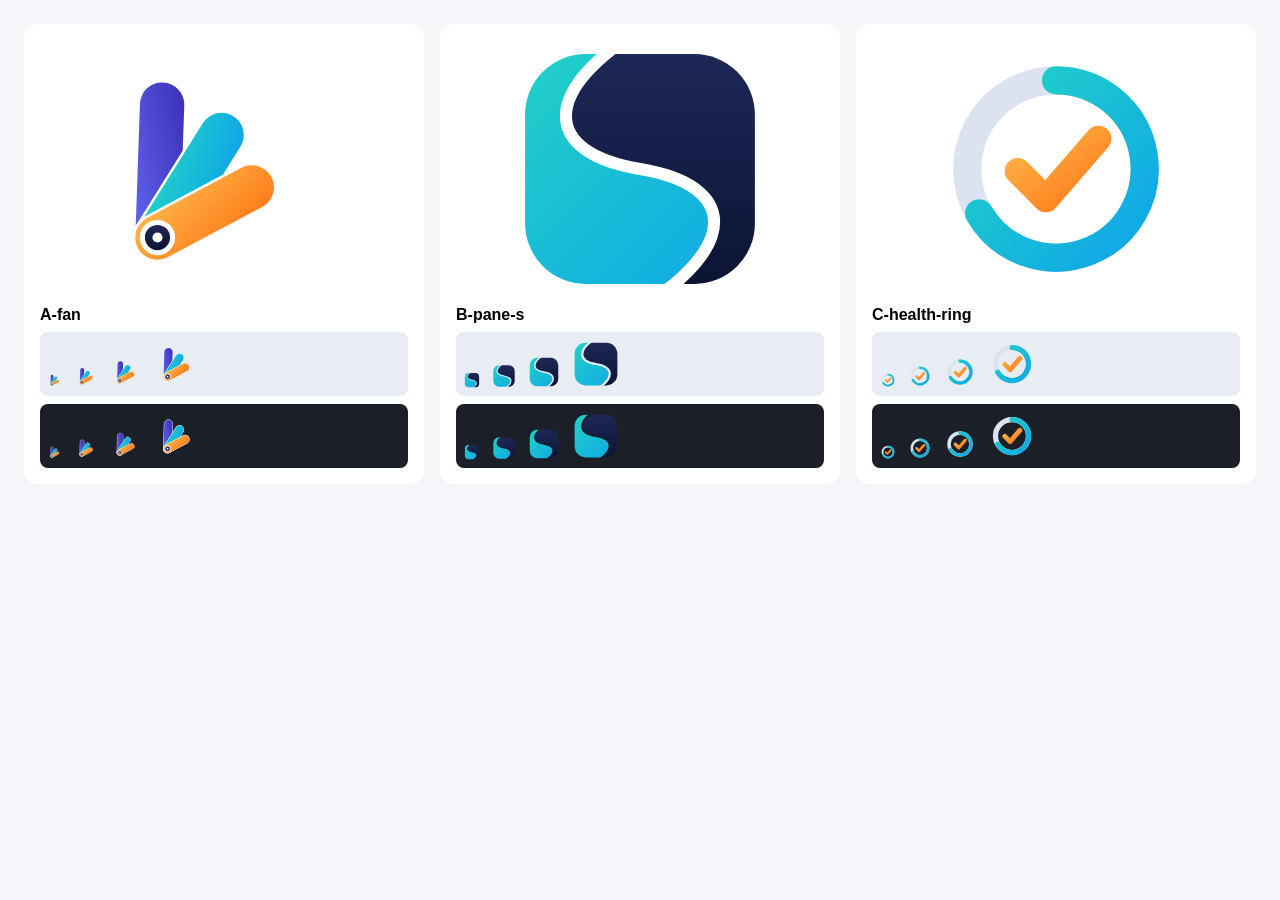
<file: assets/logo-v3/board.html>
<html><body style="margin:0;background:#f4f6fa;font-family:Segoe UI,Arial"><div style="padding:24px;display:grid;grid-template-columns:repeat(3,1fr);gap:16px"><div style="background:#fff;border-radius:14px;padding:16px"><img src="A-fan.svg" style="width:70%;display:block;margin:auto"><b style="display:block;margin:8px 0">A-fan</b><div style="display:flex;gap:12px;align-items:end;background:#e8ecf3;padding:8px;border-radius:8px"><img src="A-fan.svg" width="16" height="16"><img src="A-fan.svg" width="24" height="24"><img src="A-fan.svg" width="32" height="32"><img src="A-fan.svg" width="48" height="48"></div><div style="display:flex;gap:12px;align-items:end;background:#1b1f27;padding:8px;border-radius:8px;margin-top:8px"><img src="A-fan.svg" width="16" height="16"><img src="A-fan.svg" width="24" height="24"><img src="A-fan.svg" width="32" height="32"><img src="A-fan.svg" width="48" height="48"></div></div><div style="background:#fff;border-radius:14px;padding:16px"><img src="B-pane-s.svg" style="width:70%;display:block;margin:auto"><b style="display:block;margin:8px 0">B-pane-s</b><div style="display:flex;gap:12px;align-items:end;background:#e8ecf3;padding:8px;border-radius:8px"><img src="B-pane-s.svg" width="16" height="16"><img src="B-pane-s.svg" width="24" height="24"><img src="B-pane-s.svg" width="32" height="32"><img src="B-pane-s.svg" width="48" height="48"></div><div style="display:flex;gap:12px;align-items:end;background:#1b1f27;padding:8px;border-radius:8px;margin-top:8px"><img src="B-pane-s.svg" width="16" height="16"><img src="B-pane-s.svg" width="24" height="24"><img src="B-pane-s.svg" width="32" height="32"><img src="B-pane-s.svg" width="48" height="48"></div></div><div style="background:#fff;border-radius:14px;padding:16px"><img src="C-health-ring.svg" style="width:70%;display:block;margin:auto"><b style="display:block;margin:8px 0">C-health-ring</b><div style="display:flex;gap:12px;align-items:end;background:#e8ecf3;padding:8px;border-radius:8px"><img src="C-health-ring.svg" width="16" height="16"><img src="C-health-ring.svg" width="24" height="24"><img src="C-health-ring.svg" width="32" height="32"><img src="C-health-ring.svg" width="48" height="48"></div><div style="display:flex;gap:12px;align-items:end;background:#1b1f27;padding:8px;border-radius:8px;margin-top:8px"><img src="C-health-ring.svg" width="16" height="16"><img src="C-health-ring.svg" width="24" height="24"><img src="C-health-ring.svg" width="32" height="32"><img src="C-health-ring.svg" width="48" height="48"></div></div></div></body></html>
</file>
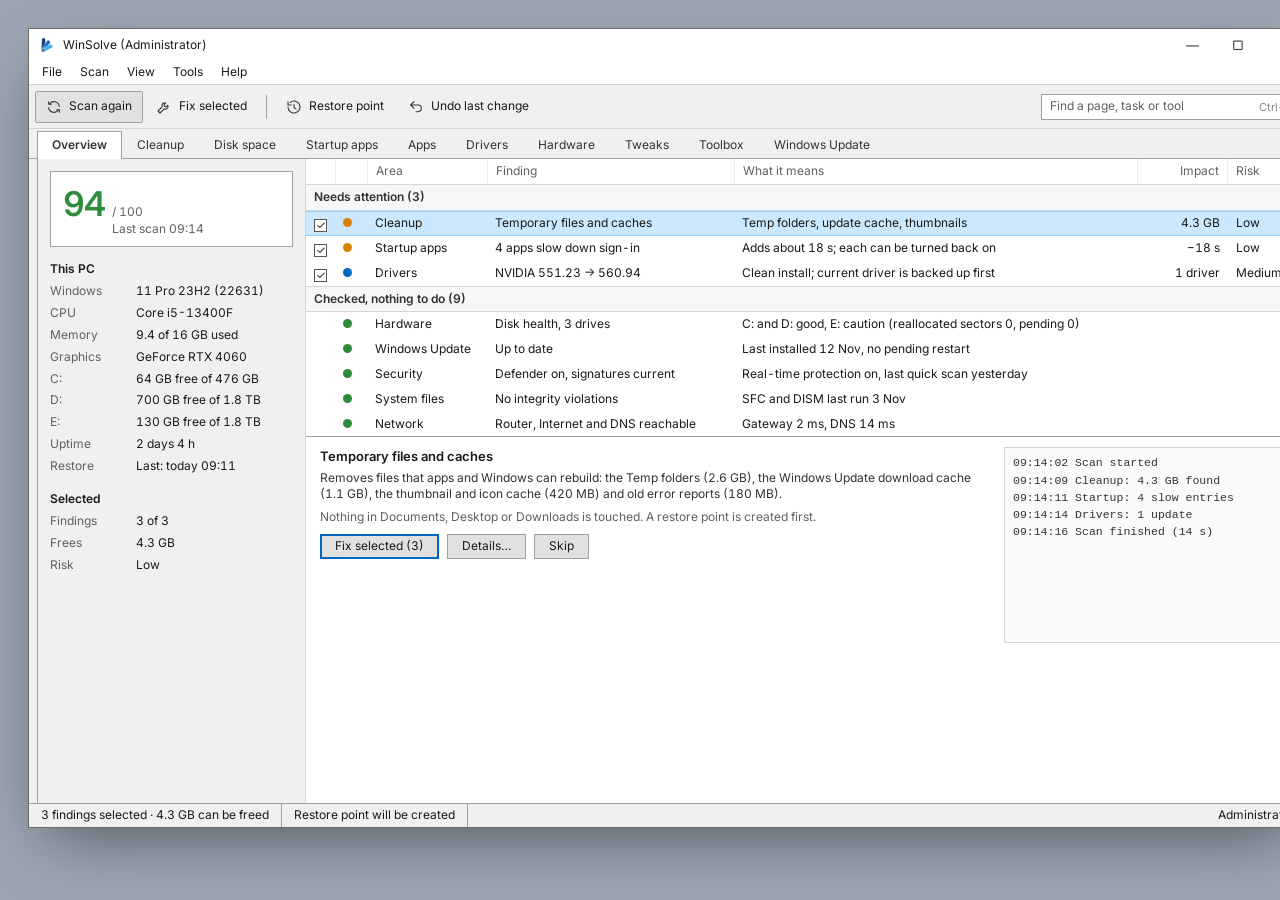
<file: design/app-redesign-3/1-classic.html>
<!doctype html>
<html lang="en"><head><meta charset="utf-8"><title>WinSolve · option 1 · classic utility</title>
<link href="https://fonts.googleapis.com/css2?family=Inter:wght@400;500;600&display=swap" rel="stylesheet">
<style>
/* Option 1: a classic Windows utility. Dense, flat, no cards: menu, toolbar, tabs, a list view, details, status bar. */
:root { --face:#f0f0f0; --win:#fff; --line:#d4d4d4; --line-d:#a0a0a0; --text:#1a1a1a; --mut:#606060; --sel:#cce8ff; --sel-b:#99d1ff; --hot:#e5f3ff;
  --ok:#2e8b3c; --warn:#d98200; --bad:#c42b1c; --acc:#0067c0; --font:"Segoe UI","Inter",system-ui,sans-serif; }
* { box-sizing:border-box; } html,body { margin:0; } body { background:#9aa5b1; font:12px/1.4 var(--font); color:var(--text); font-variant-numeric:tabular-nums; }
.stage { padding:28px; display:grid; place-items:center; }
.win { width:1280px; height:800px; background:var(--face); border:1px solid #6b6b6b; display:grid; grid-template-rows:32px 24px 44px 30px 1fr 24px; box-shadow:0 24px 60px -20px rgba(0,0,0,.5); }
.title { display:flex; align-items:center; background:#fff; padding-left:10px; gap:8px; }
.title img { width:16px; height:16px; } .title .t { font-size:12px; }
.title .c { margin-left:auto; display:flex; height:100%; } .title .c span { width:46px; display:grid; place-items:center; font-size:13px; color:#333; }
.menu { display:flex; background:#fff; border-bottom:1px solid var(--line); padding-left:4px; } .menu span { padding:3px 9px; }
.tool { display:flex; align-items:center; gap:2px; padding:0 6px; background:var(--face); border-bottom:1px solid var(--line); }
.tb { display:flex; align-items:center; gap:7px; height:32px; padding:0 10px; border:1px solid transparent; border-radius:2px; }
.tb.pri { background:#e1e1e1; border-color:var(--line-d); } .tb svg { width:16px; height:16px; fill:none; stroke:#333; stroke-width:1.6; stroke-linecap:round; stroke-linejoin:round; }
.sep { width:1px; height:24px; background:var(--line-d); margin:0 6px; }
.find { margin-left:auto; display:flex; align-items:center; width:260px; height:26px; border:1px solid var(--line-d); background:#fff; padding:0 8px; color:var(--mut); }
.find kbd { margin-left:auto; font:11px var(--font); color:#888; }
.tabs { display:flex; align-items:flex-end; padding:6px 8px 0; background:var(--face); border-bottom:1px solid var(--line-d); gap:0; }
.tabs span { padding:5px 14px; border:1px solid transparent; border-bottom:0; margin-bottom:-1px; color:#333; }
.tabs span.on { background:#fff; border-color:var(--line-d); font-weight:600; }
.body { display:grid; grid-template-columns:268px 1fr; gap:0; background:#fff; border-left:1px solid var(--line-d); border-right:1px solid var(--line-d); margin:0 8px; min-height:0; }
.side { background:var(--face); border-right:1px solid var(--line); padding:12px 12px; }
.side h4 { margin:0 0 6px; font-size:12px; font-weight:600; }
.score { display:flex; align-items:baseline; gap:6px; border:1px solid var(--line-d); background:#fff; padding:8px 12px; margin-bottom:14px; }
.score b { font-size:34px; font-weight:600; letter-spacing:-.02em; color:var(--ok); } .score span { color:var(--mut); }
dl { margin:0; display:grid; grid-template-columns:78px 1fr; gap:5px 8px; } dt { color:var(--mut); } dd { margin:0; }
.main { display:grid; grid-template-rows:auto 1fr 150px; min-width:0; }
table { width:100%; border-collapse:collapse; } th { text-align:left; font-weight:400; color:var(--mut); padding:4px 8px; border-bottom:1px solid var(--line); border-right:1px solid #ececec; background:#fff; }
td { padding:4px 8px; white-space:nowrap; overflow:hidden; text-overflow:ellipsis; max-width:360px; } td.r, th.r { text-align:right; }
tr.sel td { background:var(--sel); box-shadow:inset 0 1px 0 var(--sel-b), inset 0 -1px 0 var(--sel-b); }
.grp td { background:#f7f7f7; font-weight:600; color:#333; border-top:1px solid var(--line); border-bottom:1px solid var(--line); }
.cb { display:inline-block; width:13px; height:13px; border:1px solid #555; background:#fff; vertical-align:-2px; text-align:center; line-height:11px; font-size:11px; }
.dot { display:inline-block; width:9px; height:9px; border-radius:50%; margin-right:7px; vertical-align:0; } .dot.w { background:var(--warn); } .dot.i { background:var(--acc); } .dot.o { background:var(--ok); }
.list { overflow:hidden; border-bottom:1px solid var(--line-d); }
.det { padding:10px 14px; background:#fff; display:grid; grid-template-columns:1fr 280px; gap:20px; overflow:hidden; }
.det h4 { margin:0 0 4px; font-size:13px; font-weight:600; } .det p { margin:0 0 6px; color:#333; } .det .m { color:var(--mut); }
.det .acts { display:flex; gap:8px; margin-top:8px; } .btn { padding:3px 14px; border:1px solid var(--line-d); background:#e1e1e1; } .btn.d { border-color:var(--acc); box-shadow:inset 0 0 0 1px var(--acc); }
.log { font:11.5px/1.5 Consolas,"Cascadia Mono",monospace; background:#fafafa; border:1px solid var(--line); padding:6px 8px; color:#333; overflow:hidden; }
.status { display:flex; align-items:center; gap:0; background:var(--face); border-top:1px solid var(--line-d); } .status span { padding:0 12px; border-right:1px solid var(--line-d); height:100%; display:flex; align-items:center; }
.status span:last-child { border:0; margin-left:auto; }
</style></head><body><div class="stage"><div class="win">
<div class="title"><img src="logo.svg" alt=""><span class="t">WinSolve (Administrator)</span><span class="c"><span>—</span><span>▢</span><span>✕</span></span></div>
<div class="menu"><span>File</span><span>Scan</span><span>View</span><span>Tools</span><span>Help</span></div>
<div class="tool">
 <span class="tb pri"><svg viewBox="0 0 24 24"><path d="M20 11a8 8 0 0 0-14.9-3M4 4v4h4M4 13a8 8 0 0 0 14.9 3M20 20v-4h-4"/></svg>Scan again</span>
 <span class="tb"><svg viewBox="0 0 24 24"><path d="M14.7 6.3a4 4 0 0 0-5.4 5.4L3 18l3 3 6.3-6.3a4 4 0 0 0 5.4-5.4l-2.4 2.4-2.6-.6-.6-2.6z"/></svg>Fix selected</span>
 <span class="sep"></span>
 <span class="tb"><svg viewBox="0 0 24 24"><path d="M3 12a9 9 0 1 0 3-6.7M3 4v5h5M12 8v5l3 2"/></svg>Restore point</span>
 <span class="tb"><svg viewBox="0 0 24 24"><path d="M9 14 4 9l5-5M4 9h11a5 5 0 0 1 0 10h-3"/></svg>Undo last change</span>
 <span class="find">Find a page, task or tool<kbd>Ctrl+K</kbd></span>
</div>
<div class="tabs"><span class="on">Overview</span><span>Cleanup</span><span>Disk space</span><span>Startup apps</span><span>Apps</span><span>Drivers</span><span>Hardware</span><span>Tweaks</span><span>Toolbox</span><span>Windows Update</span></div>
<div class="body">
 <div class="side">
  <div class="score"><b>94</b><span>/ 100<br>Last scan 09:14</span></div>
  <h4>This PC</h4>
  <dl><dt>Windows</dt><dd>11 Pro 23H2 (22631)</dd><dt>CPU</dt><dd>Core i5-13400F</dd><dt>Memory</dt><dd>9.4 of 16 GB used</dd><dt>Graphics</dt><dd>GeForce RTX 4060</dd><dt>C:</dt><dd>64 GB free of 476 GB</dd><dt>D:</dt><dd>700 GB free of 1.8 TB</dd><dt>E:</dt><dd>130 GB free of 1.8 TB</dd><dt>Uptime</dt><dd>2 days 4 h</dd><dt>Restore</dt><dd>Last: today 09:11</dd></dl>
  <h4 style="margin-top:16px">Selected</h4>
  <dl><dt>Findings</dt><dd>3 of 3</dd><dt>Frees</dt><dd>4.3 GB</dd><dt>Risk</dt><dd>Low</dd></dl>
 </div>
 <div class="main">
  <div class="list">
  <table>
   <tr><th style="width:26px"></th><th style="width:22px"></th><th style="width:120px">Area</th><th>Finding</th><th>What it means</th><th class="r" style="width:90px">Impact</th><th style="width:70px">Risk</th></tr>
   <tr class="grp"><td colspan="7">Needs attention (3)</td></tr>
   <tr class="sel"><td><span class="cb">✓</span></td><td><span class="dot w"></span></td><td>Cleanup</td><td>Temporary files and caches</td><td>Temp folders, update cache, thumbnails</td><td class="r">4.3 GB</td><td>Low</td></tr>
   <tr><td><span class="cb">✓</span></td><td><span class="dot w"></span></td><td>Startup apps</td><td>4 apps slow down sign-in</td><td>Adds about 18 s; each can be turned back on</td><td class="r">−18 s</td><td>Low</td></tr>
   <tr><td><span class="cb">✓</span></td><td><span class="dot i"></span></td><td>Drivers</td><td>NVIDIA 551.23 → 560.94</td><td>Clean install; current driver is backed up first</td><td class="r">1 driver</td><td>Medium</td></tr>
   <tr class="grp"><td colspan="7">Checked, nothing to do (9)</td></tr>
   <tr><td></td><td><span class="dot o"></span></td><td>Hardware</td><td>Disk health, 3 drives</td><td>C: and D: good, E: caution (reallocated sectors 0, pending 0)</td><td class="r"></td><td></td></tr>
   <tr><td></td><td><span class="dot o"></span></td><td>Windows Update</td><td>Up to date</td><td>Last installed 12 Nov, no pending restart</td><td class="r"></td><td></td></tr>
   <tr><td></td><td><span class="dot o"></span></td><td>Security</td><td>Defender on, signatures current</td><td>Real-time protection on, last quick scan yesterday</td><td class="r"></td><td></td></tr>
   <tr><td></td><td><span class="dot o"></span></td><td>System files</td><td>No integrity violations</td><td>SFC and DISM last run 3 Nov</td><td class="r"></td><td></td></tr>
   <tr><td></td><td><span class="dot o"></span></td><td>Network</td><td>Router, Internet and DNS reachable</td><td>Gateway 2 ms, DNS 14 ms</td><td class="r"></td><td></td></tr>
  </table></div>
  <div class="det">
   <div><h4>Temporary files and caches</h4>
    <p>Removes files that apps and Windows can rebuild: the Temp folders (2.6 GB), the Windows Update download cache (1.1 GB), the thumbnail and icon cache (420 MB) and old error reports (180 MB).</p>
    <p class="m">Nothing in Documents, Desktop or Downloads is touched. A restore point is created first.</p>
    <div class="acts"><span class="btn d">Fix selected (3)</span><span class="btn">Details…</span><span class="btn">Skip</span></div></div>
   <div class="log">09:14:02 Scan started<br>09:14:09 Cleanup: 4.3 GB found<br>09:14:11 Startup: 4 slow entries<br>09:14:14 Drivers: 1 update<br>09:14:16 Scan finished (14 s)</div>
  </div>
 </div>
</div>
<div class="status"><span>3 findings selected · 4.3 GB can be freed</span><span>Restore point will be created</span><span>Administrator</span></div>
</div></div></body></html>
</file>
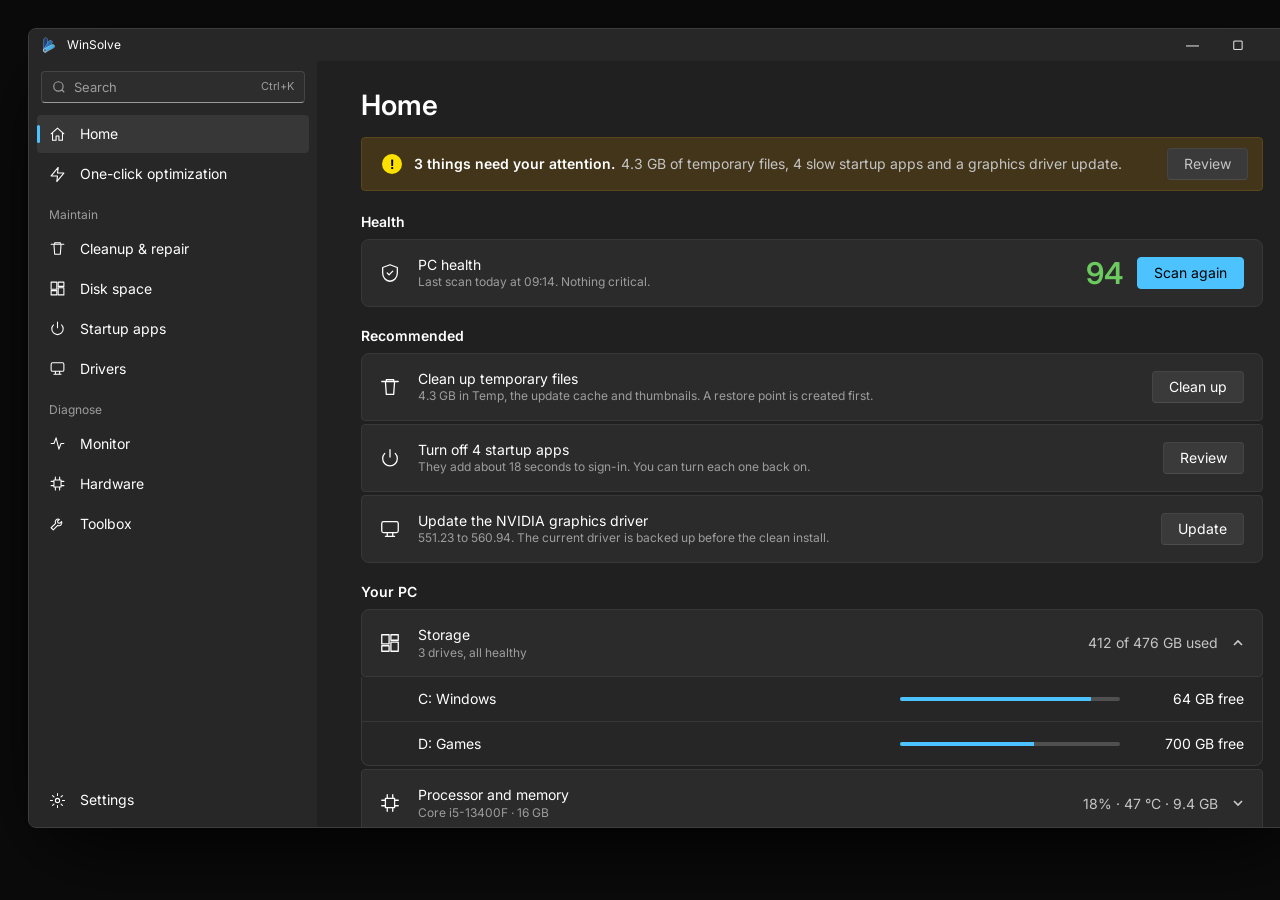
<file: design/app-redesign-3/2-fluent.html>
<!doctype html>
<html lang="en"><head><meta charset="utf-8"><title>WinSolve · option 2 · Fluent native</title>
<link href="https://fonts.googleapis.com/css2?family=Inter:wght@400;500;600;700&display=swap" rel="stylesheet">
<style>
/* Option 2: exactly what a Windows 11 app looks like. NavigationView, InfoBar, settings rows, 4 px controls. */
:root { --bg:#202020; --nav:#272727; --card:#2b2b2b; --card2:#323232; --line:#383838; --line2:#454545; --text:#fff; --mut:#c5c5c5; --dim:#9d9d9d;
  --acc:#4cc2ff; --acc-ink:#000; --ok:#6ccb5f; --warn:#fce100; --warn-bg:#433519; --font:"Segoe UI Variable Text","Segoe UI","Inter",sans-serif; }
* { box-sizing:border-box; } html,body { margin:0; } body { background:#0b0b0b; font:14px/1.4 var(--font); color:var(--text); }
.stage { padding:28px; display:grid; place-items:center; }
.win { width:1280px; height:800px; background:var(--bg); border:1px solid #3d3d3d; border-radius:8px; overflow:hidden; display:grid; grid-template-columns:288px 1fr; grid-template-rows:32px 1fr; box-shadow:0 30px 80px -20px #000; }
.title { grid-column:1 / 3; display:flex; align-items:center; gap:10px; padding-left:12px; background:var(--nav); font-size:12px; }
.title img { width:16px; } .title .c { margin-left:auto; display:flex; height:100%; } .title .c span { width:46px; display:grid; place-items:center; font-size:13px; color:#ddd; }
.nav { background:var(--nav); padding:6px 8px 8px; display:flex; flex-direction:column; gap:2px; }
.search { height:32px; border:1px solid var(--line2); border-bottom-color:#9a9a9a; border-radius:4px; background:#2d2d2d; display:flex; align-items:center; padding:0 10px; color:var(--dim); margin:4px 4px 10px; font-size:13px; gap:8px; }
.search svg { width:14px; height:14px; } .search span { margin-left:auto; font-size:11px; }
.it { position:relative; display:flex; align-items:center; gap:14px; height:38px; padding:0 12px; border-radius:4px; color:var(--text); font-size:14px; }
.it svg { width:17px; height:17px; fill:none; stroke:currentColor; stroke-width:1.5; stroke-linecap:round; stroke-linejoin:round; }
.it.on { background:#373737; } .it.on::before { content:""; position:absolute; left:0; top:10px; bottom:10px; width:3px; border-radius:2px; background:var(--acc); }
.hdr { color:var(--dim); font-size:12px; padding:12px 12px 4px; } .sp { flex:1; }
.main { padding:28px 44px 20px; overflow:hidden; }
h1 { margin:0 0 14px; font:600 28px/1.2 "Segoe UI Variable Display","Segoe UI","Inter",sans-serif; }
.info { display:flex; align-items:center; gap:12px; background:var(--warn-bg); border:1px solid #5a4719; border-radius:4px; padding:10px 14px; margin-bottom:22px; position:relative; }
.info .ic { width:20px; height:20px; border-radius:50%; background:var(--warn); color:#000; display:grid; place-items:center; font-weight:700; font-size:13px; flex:none; }
.info b { font-weight:600; } .info span { color:var(--mut); margin-left:6px; } .info .btn { margin-left:auto; }
.btn { height:32px; padding:0 16px; display:inline-flex; align-items:center; border-radius:4px; background:#fff1; border:1px solid var(--line2); border-bottom-color:#4d4d4d; font:14px var(--font); color:var(--text); white-space:nowrap; background:#3a3a3a; }
.btn.a { background:var(--acc); color:var(--acc-ink); border-color:var(--acc); }
h2 { margin:20px 0 8px; font:600 14px/1.3 var(--font); }
.row { display:flex; align-items:center; gap:16px; min-height:68px; padding:12px 18px 12px 16px; background:var(--card); border:1px solid var(--line); border-radius:4px; margin-bottom:3px; }
.row.first { border-top-left-radius:8px; border-top-right-radius:8px; } .row.last { border-bottom-left-radius:8px; border-bottom-right-radius:8px; }
.row .ic { width:24px; height:24px; color:#fff; display:grid; place-items:center; flex:none; } .row .ic svg { width:22px; height:22px; fill:none; stroke:currentColor; stroke-width:1.4; stroke-linecap:round; stroke-linejoin:round; }
.row .t { font-size:14px; } .row .d { font-size:12px; color:var(--dim); } .row .r { margin-left:auto; display:flex; align-items:center; gap:14px; color:var(--mut); }
.chev { width:12px; height:12px; fill:none; stroke:#ccc; stroke-width:1.6; }
.sub { background:#262626; border:1px solid var(--line); border-top:0; margin-bottom:3px; margin-top:-3px; padding:0; border-radius:0 0 8px 8px; }
.sub .s { display:flex; align-items:center; gap:14px; padding:12px 18px 12px 56px; border-top:1px solid var(--line); } .sub .s:first-child { border-top:0; }
.prog { width:220px; height:4px; background:#505050; border-radius:2px; overflow:hidden; } .prog i { display:block; height:100%; background:var(--acc); }
.score { font:600 30px/1 "Segoe UI Variable Display","Segoe UI","Inter",sans-serif; color:var(--ok); }
</style></head><body><div class="stage"><div class="win">
<div class="title"><img src="logo.svg" alt="">WinSolve<span class="c"><span>—</span><span>▢</span><span>✕</span></span></div>
<nav class="nav">
 <div class="search"><svg viewBox="0 0 24 24" fill="none" stroke="currentColor" stroke-width="2"><path d="M11 19a8 8 0 1 0 0-16 8 8 0 0 0 0 16zM21 21l-4.3-4.3"/></svg>Search<span>Ctrl+K</span></div>
 <div class="it on"><svg viewBox="0 0 24 24"><path d="M3 11 12 3l9 8M5 10v10h5v-6h4v6h5V10"/></svg>Home</div>
 <div class="it"><svg viewBox="0 0 24 24"><path d="M13 2 3 14h9l-1 8 10-12h-9z"/></svg>One-click optimization</div>
 <div class="hdr">Maintain</div>
 <div class="it"><svg viewBox="0 0 24 24"><path d="M3 6h18M8 6V4h8v2m-9 0 1 14h8l1-14"/></svg>Cleanup &amp; repair</div>
 <div class="it"><svg viewBox="0 0 24 24"><path d="M3 3h8v10H3zM13 3h8v6h-8zM13 11h8v10h-8zM3 15h8v6H3z"/></svg>Disk space</div>
 <div class="it"><svg viewBox="0 0 24 24"><path d="M12 3v8M6.3 7a8 8 0 1 0 11.4 0"/></svg>Startup apps</div>
 <div class="it"><svg viewBox="0 0 24 24"><path d="M5 4h14a2 2 0 0 1 2 2v8a2 2 0 0 1-2 2H5a2 2 0 0 1-2-2V6a2 2 0 0 1 2-2zM7 20h10M9 16v4m6-4v4"/></svg>Drivers</div>
 <div class="hdr">Diagnose</div>
 <div class="it"><svg viewBox="0 0 24 24"><path d="M3 12h4l3-8 4 16 3-8h4"/></svg>Monitor</div>
 <div class="it"><svg viewBox="0 0 24 24"><path d="M7 7h10v10H7zM9 3v4m6-4v4M9 17v4m6-4v4M3 9h4m-4 6h4m10-6h4m-4 6h4"/></svg>Hardware</div>
 <div class="it"><svg viewBox="0 0 24 24"><path d="M14.7 6.3a4 4 0 0 0-5.4 5.4L3 18l3 3 6.3-6.3a4 4 0 0 0 5.4-5.4l-2.4 2.4-2.6-.6-.6-2.6z"/></svg>Toolbox</div>
 <div class="sp"></div>
 <div class="it"><svg viewBox="0 0 24 24"><circle cx="12" cy="12" r="3"/><path d="M12 2v3m0 14v3M2 12h3m14 0h3M5 5l2 2m10 10 2 2M5 19l2-2m10-10 2-2"/></svg>Settings</div>
</nav>
<div class="main">
 <h1>Home</h1>
 <div class="info"><span class="ic">!</span><div><b>3 things need your attention.</b><span>4.3 GB of temporary files, 4 slow startup apps and a graphics driver update.</span></div><span class="btn">Review</span></div>
 <h2 style="margin-top:0">Health</h2>
 <div class="row first last"><div class="ic"><svg viewBox="0 0 24 24"><path d="M12 3 4 6v6c0 5 3.4 8.6 8 9 4.6-.4 8-4 8-9V6z"/><path d="m9 12 2 2 4-4"/></svg></div><div><div class="t">PC health</div><div class="d">Last scan today at 09:14. Nothing critical.</div></div><div class="r"><span class="score">94</span><span class="btn a">Scan again</span></div></div>
 <h2>Recommended</h2>
 <div class="row first"><div class="ic"><svg viewBox="0 0 24 24"><path d="M3 6h18M8 6V4h8v2m-9 0 1 14h8l1-14"/></svg></div><div><div class="t">Clean up temporary files</div><div class="d">4.3 GB in Temp, the update cache and thumbnails. A restore point is created first.</div></div><div class="r"><span class="btn">Clean up</span></div></div>
 <div class="row"><div class="ic"><svg viewBox="0 0 24 24"><path d="M12 3v8M6.3 7a8 8 0 1 0 11.4 0"/></svg></div><div><div class="t">Turn off 4 startup apps</div><div class="d">They add about 18 seconds to sign-in. You can turn each one back on.</div></div><div class="r"><span class="btn">Review</span></div></div>
 <div class="row last"><div class="ic"><svg viewBox="0 0 24 24"><path d="M5 4h14a2 2 0 0 1 2 2v8a2 2 0 0 1-2 2H5a2 2 0 0 1-2-2V6a2 2 0 0 1 2-2zM7 20h10M9 16v4m6-4v4"/></svg></div><div><div class="t">Update the NVIDIA graphics driver</div><div class="d">551.23 to 560.94. The current driver is backed up before the clean install.</div></div><div class="r"><span class="btn">Update</span></div></div>
 <h2>Your PC</h2>
 <div class="row first"><div class="ic"><svg viewBox="0 0 24 24"><path d="M3 3h8v10H3zM13 3h8v6h-8zM13 11h8v10h-8zM3 15h8v6H3z"/></svg></div><div><div class="t">Storage</div><div class="d">3 drives, all healthy</div></div><div class="r"><span>412 of 476 GB used</span><svg class="chev" viewBox="0 0 12 12"><path d="M2 8l4-4 4 4"/></svg></div></div>
 <div class="sub"><div class="s"><span>C:  Windows</span><div class="prog" style="margin-left:auto"><i style="width:87%"></i></div><span style="width:110px;text-align:right">64 GB free</span></div><div class="s"><span>D:  Games</span><div class="prog" style="margin-left:auto"><i style="width:61%"></i></div><span style="width:110px;text-align:right">700 GB free</span></div></div>
 <div class="row"><div class="ic"><svg viewBox="0 0 24 24"><path d="M7 7h10v10H7zM9 3v4m6-4v4M9 17v4m6-4v4M3 9h4m-4 6h4m10-6h4m-4 6h4"/></svg></div><div><div class="t">Processor and memory</div><div class="d">Core i5-13400F · 16 GB</div></div><div class="r"><span>18% · 47 °C · 9.4 GB</span><svg class="chev" viewBox="0 0 12 12"><path d="M2 4l4 4 4-4"/></svg></div></div>
 <div class="row last"><div class="ic"><svg viewBox="0 0 24 24"><path d="M20 11a8 8 0 0 0-14.9-3M4 4v4h4M4 13a8 8 0 0 0 14.9 3M20 20v-4h-4"/></svg></div><div><div class="t">Windows Update</div><div class="d">Last installed 12 Nov</div></div><div class="r"><span>Up to date</span><svg class="chev" viewBox="0 0 12 12"><path d="M4 2l4 4-4 4"/></svg></div></div>
</div></div></div></body></html>
</file>
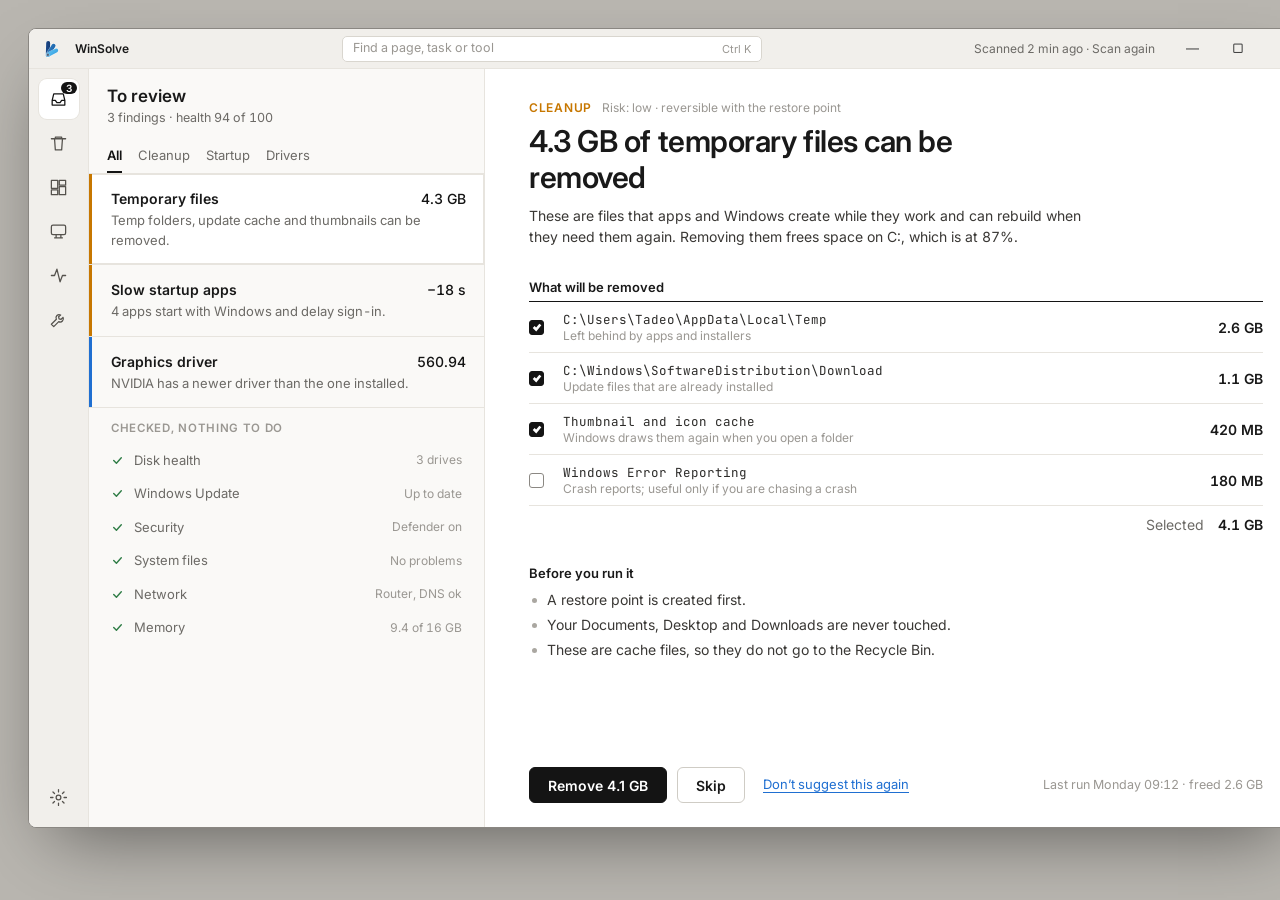
<file: design/app-redesign-3/3-triage.html>
<!doctype html>
<html lang="en"><head><meta charset="utf-8"><title>WinSolve · option 3 · triage</title>
<link href="https://fonts.googleapis.com/css2?family=Inter:wght@400;500;600;700&family=JetBrains+Mono:wght@400;500&display=swap" rel="stylesheet">
<style>
/* Option 3: master-detail, like a mail client. The app finds things; you read one, decide, move to the next. */
:root { --paper:#fff; --list:#faf9f7; --rail:#f1efeb; --line:#e7e4de; --text:#191919; --mut:#6c6a66; --faint:#9a9792; --ink:#141414; --acc:#1f6fd1; --warn:#c77700; --ok:#2f7d46;
  --font:"Segoe UI Variable Text","Segoe UI","Inter",sans-serif; --mono:"Cascadia Mono","JetBrains Mono",Consolas,monospace; }
* { box-sizing:border-box; } html,body { margin:0; } body { background:#b9b6b0; font:14px/1.5 var(--font); color:var(--text); font-variant-numeric:tabular-nums; }
.stage { padding:28px; display:grid; place-items:center; }
.win { width:1280px; height:800px; background:var(--paper); border:1px solid #8a8782; border-radius:8px; overflow:hidden; display:grid; grid-template-columns:60px 396px 1fr; grid-template-rows:40px 1fr; box-shadow:0 30px 70px -25px rgba(0,0,0,.5); }
.top { grid-column:1 / 4; display:flex; align-items:center; gap:14px; padding:0 0 0 14px; background:var(--rail); border-bottom:1px solid var(--line); font-size:12px; }
.top img { width:18px; } .top b { font-weight:600; } .top .find { margin:0 auto; width:420px; height:26px; border:1px solid #d9d6cf; background:#fff; border-radius:5px; display:flex; align-items:center; padding:0 10px; color:var(--faint); font-size:12.5px; }
.top .find kbd { margin-left:auto; font:11px var(--font); } .top .c { display:flex; height:100%; } .top .c span { width:46px; display:grid; place-items:center; color:#444; font-size:13px; }
.rail { background:var(--rail); border-right:1px solid var(--line); display:flex; flex-direction:column; align-items:center; gap:4px; padding:10px 0; }
.rail i { width:40px; height:40px; border-radius:8px; display:grid; place-items:center; color:#55524d; position:relative; } .rail i.on { background:#fff; color:var(--ink); box-shadow:0 0 0 1px var(--line); }
.rail svg { width:19px; height:19px; fill:none; stroke:currentColor; stroke-width:1.6; stroke-linecap:round; stroke-linejoin:round; } .rail .n { position:absolute; top:3px; right:2px; font:600 10px var(--font); background:var(--ink); color:#fff; border-radius:7px; padding:0 5px; }
.rail .sp { flex:1; }
.list { background:var(--list); border-right:1px solid var(--line); display:flex; flex-direction:column; min-height:0; }
.lh { padding:16px 18px 10px; } .lh h2 { margin:0; font:600 17px/1.3 var(--font); } .lh .s { color:var(--mut); font-size:12.5px; margin-top:2px; }
.flt { display:flex; gap:16px; padding:0 18px; border-bottom:1px solid var(--line); font-size:13px; color:var(--mut); } .flt span { padding:8px 0; } .flt .on { color:var(--ink); font-weight:600; box-shadow:inset 0 -2px 0 var(--ink); }
.it { position:relative; display:grid; grid-template-columns:1fr auto; gap:2px 12px; padding:14px 18px 14px 22px; border-bottom:1px solid var(--line); }
.it::before { content:""; position:absolute; left:0; top:0; bottom:0; width:3px; background:var(--c, transparent); }
.it.on { background:#fff; box-shadow:inset 0 0 0 1px var(--line); } .it .t { font-weight:600; } .it .m { text-align:right; font-weight:500; color:var(--ink); } .it .d { grid-column:1 / 3; color:var(--mut); font-size:13px; }
.sec { padding:12px 22px 6px; font-size:11.5px; letter-spacing:.06em; text-transform:uppercase; color:var(--faint); font-weight:600; }
.ok { display:flex; align-items:center; gap:10px; padding:7px 22px; color:var(--mut); font-size:13px; } .ok svg { width:13px; height:13px; fill:none; stroke:var(--ok); stroke-width:2.6; stroke-linecap:round; stroke-linejoin:round; } .ok span { margin-left:auto; color:var(--faint); font-size:12px; }
.det { padding:30px 44px 24px; overflow:hidden; display:flex; flex-direction:column; min-width:0; }
.crumb { font-size:12px; letter-spacing:.06em; text-transform:uppercase; color:var(--warn); font-weight:600; } .crumb span { color:var(--faint); margin-left:10px; text-transform:none; letter-spacing:0; font-weight:400; }
h1 { margin:6px 0 10px; font:600 30px/1.2 "Segoe UI Variable Display","Segoe UI","Inter",sans-serif; letter-spacing:-.015em; max-width:18em; }
.det p { margin:0 0 10px; color:#3a3835; max-width:40em; }
h3 { margin:22px 0 6px; font:600 13px var(--font); }
.tbl { border-top:1px solid var(--ink); } .tr { display:grid; grid-template-columns:22px 1fr auto; gap:12px; align-items:center; padding:9px 0; border-bottom:1px solid var(--line); }
.cb { width:15px; height:15px; border-radius:3px; border:1.5px solid #8b8883; display:grid; place-items:center; } .cb.on { background:var(--ink); border-color:var(--ink); } .cb svg { width:10px; height:10px; fill:none; stroke:#fff; stroke-width:3.2; }
.tr .p { font:12.5px var(--mono); color:#2b2a28; } .tr .p small { display:block; font:12px var(--font); color:var(--faint); } .tr b { font-weight:600; }
.tot { display:flex; justify-content:flex-end; gap:14px; padding:8px 0; font-weight:600; }
ul { margin:0; padding:0; list-style:none; } li { position:relative; padding:2px 0 2px 18px; color:#3a3835; } li::before { content:""; position:absolute; left:3px; top:11px; width:5px; height:5px; background:#aaa7a1; border-radius:50%; }
.acts { display:flex; align-items:center; gap:10px; margin-top:auto; padding-top:18px; }
.btn { height:36px; padding:0 18px; border-radius:6px; display:inline-flex; align-items:center; font:600 14px var(--font); border:1px solid #cfccc5; background:#fff; } .btn.p { background:var(--ink); border-color:var(--ink); color:#fff; }
.acts .l { margin-left:auto; color:var(--faint); font-size:12.5px; } .acts a { color:var(--acc); text-decoration:underline; text-underline-offset:3px; font-size:13px; margin-left:8px; }
</style></head><body><div class="stage"><div class="win">
<div class="top"><img src="logo.svg" alt=""><b>WinSolve</b><span class="find">Find a page, task or tool<kbd>Ctrl K</kbd></span><span style="color:var(--mut)">Scanned 2 min ago · Scan again</span><span class="c"><span>—</span><span>▢</span><span>✕</span></span></div>
<div class="rail">
 <i class="on"><svg viewBox="0 0 24 24"><path d="M4 13h4l2 3h4l2-3h4M4 13l2-8h12l2 8v6H4z"/></svg><span class="n">3</span></i>
 <i><svg viewBox="0 0 24 24"><path d="M3 6h18M8 6V4h8v2m-9 0 1 14h8l1-14"/></svg></i>
 <i><svg viewBox="0 0 24 24"><path d="M3 3h8v10H3zM13 3h8v6h-8zM13 11h8v10h-8zM3 15h8v6H3z"/></svg></i>
 <i><svg viewBox="0 0 24 24"><path d="M5 4h14a2 2 0 0 1 2 2v8a2 2 0 0 1-2 2H5a2 2 0 0 1-2-2V6a2 2 0 0 1 2-2zM7 20h10M9 16v4m6-4v4"/></svg></i>
 <i><svg viewBox="0 0 24 24"><path d="M3 12h4l3-8 4 16 3-8h4"/></svg></i>
 <i><svg viewBox="0 0 24 24"><path d="M14.7 6.3a4 4 0 0 0-5.4 5.4L3 18l3 3 6.3-6.3a4 4 0 0 0 5.4-5.4l-2.4 2.4-2.6-.6-.6-2.6z"/></svg></i>
 <div class="sp"></div>
 <i><svg viewBox="0 0 24 24"><circle cx="12" cy="12" r="3"/><path d="M12 2v3m0 14v3M2 12h3m14 0h3M5 5l2 2m10 10 2 2M5 19l2-2m10-10 2-2"/></svg></i>
</div>
<div class="list">
 <div class="lh"><h2>To review</h2><div class="s">3 findings · health 94 of 100</div></div>
 <div class="flt"><span class="on">All</span><span>Cleanup</span><span>Startup</span><span>Drivers</span></div>
 <div class="it on" style="--c:var(--warn)"><div class="t">Temporary files</div><div class="m">4.3 GB</div><div class="d">Temp folders, update cache and thumbnails can be removed.</div></div>
 <div class="it" style="--c:var(--warn)"><div class="t">Slow startup apps</div><div class="m">−18 s</div><div class="d">4 apps start with Windows and delay sign-in.</div></div>
 <div class="it" style="--c:var(--acc)"><div class="t">Graphics driver</div><div class="m">560.94</div><div class="d">NVIDIA has a newer driver than the one installed.</div></div>
 <div class="sec">Checked, nothing to do</div>
 <div class="ok"><svg viewBox="0 0 24 24"><path d="m5 12 5 5 9-10"/></svg>Disk health<span>3 drives</span></div>
 <div class="ok"><svg viewBox="0 0 24 24"><path d="m5 12 5 5 9-10"/></svg>Windows Update<span>Up to date</span></div>
 <div class="ok"><svg viewBox="0 0 24 24"><path d="m5 12 5 5 9-10"/></svg>Security<span>Defender on</span></div>
 <div class="ok"><svg viewBox="0 0 24 24"><path d="m5 12 5 5 9-10"/></svg>System files<span>No problems</span></div>
 <div class="ok"><svg viewBox="0 0 24 24"><path d="m5 12 5 5 9-10"/></svg>Network<span>Router, DNS ok</span></div>
 <div class="ok"><svg viewBox="0 0 24 24"><path d="m5 12 5 5 9-10"/></svg>Memory<span>9.4 of 16 GB</span></div>
</div>
<div class="det">
 <div class="crumb">Cleanup<span>Risk: low · reversible with the restore point</span></div>
 <h1>4.3 GB of temporary files can be removed</h1>
 <p>These are files that apps and Windows create while they work and can rebuild when they need them again. Removing them frees space on C:, which is at 87%.</p>
 <h3>What will be removed</h3>
 <div class="tbl">
  <div class="tr"><div class="cb on"><svg viewBox="0 0 12 12"><path d="m2 6 3 3 5-6"/></svg></div><div class="p">C:\Users\Tadeo\AppData\Local\Temp<small>Left behind by apps and installers</small></div><b>2.6 GB</b></div>
  <div class="tr"><div class="cb on"><svg viewBox="0 0 12 12"><path d="m2 6 3 3 5-6"/></svg></div><div class="p">C:\Windows\SoftwareDistribution\Download<small>Update files that are already installed</small></div><b>1.1 GB</b></div>
  <div class="tr"><div class="cb on"><svg viewBox="0 0 12 12"><path d="m2 6 3 3 5-6"/></svg></div><div class="p">Thumbnail and icon cache<small>Windows draws them again when you open a folder</small></div><b>420 MB</b></div>
  <div class="tr"><div class="cb"></div><div class="p">Windows Error Reporting<small>Crash reports; useful only if you are chasing a crash</small></div><b>180 MB</b></div>
 </div>
 <div class="tot"><span style="color:var(--mut);font-weight:400">Selected</span>4.1 GB</div>
 <h3>Before you run it</h3>
 <ul><li>A restore point is created first.</li><li>Your Documents, Desktop and Downloads are never touched.</li><li>These are cache files, so they do not go to the Recycle Bin.</li></ul>
 <div class="acts"><span class="btn p">Remove 4.1 GB</span><span class="btn">Skip</span><a>Don’t suggest this again</a><span class="l">Last run Monday 09:12 · freed 2.6 GB</span></div>
</div>
</div></div></body></html>
</file>
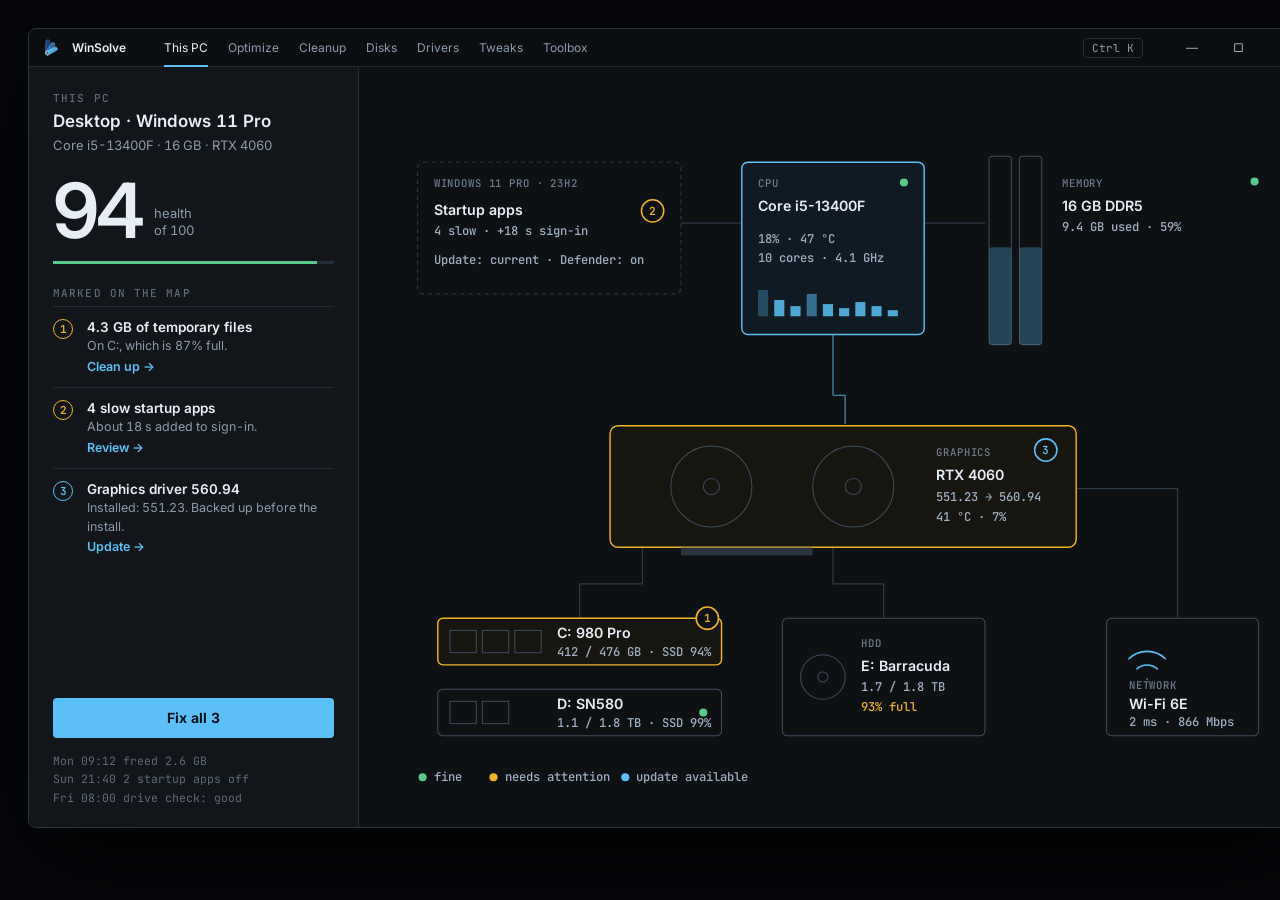
<file: design/app-redesign-3/4-map.html>
<!doctype html>
<html lang="en"><head><meta charset="utf-8"><title>WinSolve · option 4 · hardware map</title>
<link href="https://fonts.googleapis.com/css2?family=Inter:wght@400;500;600;700&family=JetBrains+Mono:wght@400;500&display=swap" rel="stylesheet">
<style>
/* Option 4: the Home screen is a schematic of this PC. Each part shows its state; problems are marked on the part itself. */
:root { --bg:#0e1114; --panel:#12161a; --line:#222b34; --trace:#2c3a48; --text:#e7eef6; --mut:#8b9bad; --dim:#5d6b7b; --acc:#5bc0f5; --warn:#f0b429; --ok:#58c98a;
  --font:"Segoe UI Variable Text","Segoe UI","Inter",sans-serif; --mono:"Cascadia Mono","JetBrains Mono",Consolas,monospace; }
* { box-sizing:border-box; } html,body { margin:0; } body { background:#05070a; font:14px/1.45 var(--font); color:var(--text); font-variant-numeric:tabular-nums; }
.stage { padding:28px; display:grid; place-items:center; }
.win { width:1280px; height:800px; background:var(--bg); border:1px solid #2a343e; border-radius:8px; overflow:hidden; display:grid; grid-template-columns:330px 1fr; grid-template-rows:38px 1fr; box-shadow:0 30px 80px -20px #000; }
.top { grid-column:1 / 3; display:flex; align-items:center; gap:12px; padding-left:14px; background:#0b0e11; border-bottom:1px solid var(--line); font-size:12px; color:var(--mut); }
.top img { width:17px; } .top b { color:var(--text); font-weight:600; } .top .tabs { display:flex; gap:20px; margin-left:26px; } .top .tabs span { padding:11px 0; } .top .tabs .on { color:var(--text); box-shadow:inset 0 -2px 0 var(--acc); }
.top .k { margin-left:auto; font:11px var(--mono); border:1px solid var(--line); border-radius:4px; padding:2px 8px; } .top .c { display:flex; height:100%; margin-left:14px; } .top .c span { width:46px; display:grid; place-items:center; color:#aab; }
.left { border-right:1px solid var(--line); padding:24px 24px 20px; display:flex; flex-direction:column; background:var(--panel); }
.lab { font:500 11px var(--mono); letter-spacing:.1em; color:var(--dim); text-transform:uppercase; }
.pc { font-size:17px; font-weight:600; margin:4px 0 2px; } .sub { color:var(--mut); font-size:13px; }
.score { display:flex; align-items:flex-end; gap:12px; margin:22px 0 4px; } .score b { font:600 76px/0.9 var(--font); letter-spacing:-.04em; } .score span { color:var(--mut); padding-bottom:6px; font-size:13px; line-height:1.3; }
.bar { height:3px; background:#232d37; margin:12px 0 22px; } .bar i { display:block; width:94%; height:100%; background:var(--ok); }
.n { display:grid; grid-template-columns:24px 1fr; gap:10px; padding:11px 0; border-top:1px solid var(--line); }
.mk { width:20px; height:20px; border-radius:50%; border:1.5px solid var(--warn); color:var(--warn); font:600 11px var(--mono); display:grid; place-items:center; margin-top:1px; } .mk.i { border-color:var(--acc); color:var(--acc); }
.n .t { font-weight:600; font-size:13.5px; } .n .d { color:var(--mut); font-size:12.5px; } .n a { color:var(--acc); font-size:12.5px; font-weight:600; }
.fix { margin-top:auto; height:40px; border-radius:4px; background:var(--acc); color:#04121c; display:grid; place-items:center; font-weight:700; }
.hist { margin-top:14px; font:11.5px/1.6 var(--mono); color:var(--dim); }
.map { position:relative; padding:14px 18px 10px; } svg { width:100%; height:100%; display:block; }
.lbl { font:500 10.5px "JetBrains Mono","Cascadia Mono",Consolas,monospace; letter-spacing:.08em; fill:#6d7d8f; text-transform:uppercase; }
.nm { font:600 14px "Segoe UI","Inter",sans-serif; fill:#e7eef6; } .vl { font:500 12px "JetBrains Mono","Cascadia Mono",Consolas,monospace; fill:#9fb0c3; }
.warn { fill:#f0b429; } .acc { fill:#5bc0f5; } .okc { fill:#58c98a; }
.mkr { font:600 11px "JetBrains Mono","Cascadia Mono",Consolas,monospace; }
</style></head><body><div class="stage"><div class="win">
<div class="top"><img src="logo.svg" alt=""><b>WinSolve</b><div class="tabs"><span class="on">This PC</span><span>Optimize</span><span>Cleanup</span><span>Disks</span><span>Drivers</span><span>Tweaks</span><span>Toolbox</span></div><span class="k">Ctrl K</span><span class="c"><span>—</span><span>▢</span><span>✕</span></span></div>
<div class="left">
 <div class="lab">This PC</div><div class="pc">Desktop · Windows 11 Pro</div><div class="sub">Core i5-13400F · 16 GB · RTX 4060</div>
 <div class="score"><b>94</b><span>health<br>of 100</span></div>
 <div class="bar"><i></i></div>
 <div class="lab" style="margin-bottom:6px">Marked on the map</div>
 <div class="n"><div class="mk">1</div><div><div class="t">4.3 GB of temporary files</div><div class="d">On C:, which is 87% full.</div><a>Clean up →</a></div></div>
 <div class="n"><div class="mk">2</div><div><div class="t">4 slow startup apps</div><div class="d">About 18 s added to sign-in.</div><a>Review →</a></div></div>
 <div class="n"><div class="mk i">3</div><div><div class="t">Graphics driver 560.94</div><div class="d">Installed: 551.23. Backed up before the install.</div><a>Update →</a></div></div>
 <div class="fix">Fix all 3</div>
 <div class="hist">Mon 09:12 freed 2.6 GB<br>Sun 21:40 2 startup apps off<br>Fri 08:00 drive check: good</div>
</div>
<div class="map">
<svg viewBox="0 0 900 706" fill="none">
 <!-- traces -->
 <g stroke="#2c3a48" stroke-width="1.2"><path d="M360 130H300"/><path d="M540 130H600"/><path d="M450 240V300M450 300H462V328"/><path d="M262 450V486M262 486H200V520"/><path d="M450 450V486M450 486H500V520"/><path d="M680 392H790V520"/></g>
 <g stroke="#5bc0f5" stroke-width="1.2" opacity=".55"><path d="M450 240V300M450 300H462V328"/></g>
 <!-- Windows -->
 <rect x="40" y="70" width="260" height="130" rx="6" stroke="#2c3a48" stroke-dasharray="4 4"/>
 <text class="lbl" x="56" y="94">Windows 11 Pro · 23H2</text>
 <text class="nm" x="56" y="122">Startup apps</text><text class="vl" x="56" y="142">4 slow · +18 s sign-in</text>
 <text class="vl" x="56" y="170">Update: current · Defender: on</text>
 <circle cx="272" cy="118" r="11" stroke="#f0b429" stroke-width="1.5"/><text class="mkr warn" x="268.5" y="122">2</text>
 <!-- CPU -->
 <rect x="360" y="70" width="180" height="170" rx="6" stroke="#5bc0f5" stroke-width="1.4" fill="#101a23"/>
 <text class="lbl" x="376" y="94">CPU</text><text class="nm" x="376" y="118">Core i5-13400F</text>
 <g fill="#5bc0f5" opacity=".85"><rect x="376" y="196" width="10" height="26" opacity=".35"/><rect x="392" y="206" width="10" height="16"/><rect x="408" y="212" width="10" height="10"/><rect x="424" y="200" width="10" height="22" opacity=".6"/><rect x="440" y="210" width="10" height="12"/><rect x="456" y="214" width="10" height="8"/><rect x="472" y="208" width="10" height="14"/><rect x="488" y="212" width="10" height="10"/><rect x="504" y="216" width="10" height="6"/></g>
 <text class="vl" x="376" y="150">18% · 47 °C</text><text class="vl" x="376" y="168">10 cores · 4.1 GHz</text>
 <circle cx="520" cy="90" r="4" class="okc" fill="#58c98a"/>
 <!-- RAM -->
 <rect x="604" y="64" width="22" height="186" rx="3" stroke="#3c4c5d"/><rect x="604" y="154" width="22" height="96" rx="3" fill="#5bc0f5" opacity=".28"/>
 <rect x="634" y="64" width="22" height="186" rx="3" stroke="#3c4c5d"/><rect x="634" y="154" width="22" height="96" rx="3" fill="#5bc0f5" opacity=".28"/>
 <text class="lbl" x="676" y="94">Memory</text><text class="nm" x="676" y="118">16 GB DDR5</text><text class="vl" x="676" y="138">9.4 GB used · 59%</text><circle cx="866" cy="89" r="4" fill="#58c98a"/>
 <!-- GPU -->
 <rect x="230" y="330" width="460" height="120" rx="8" stroke="#f0b429" stroke-width="1.4" fill="#17150f"/>
 <circle cx="330" cy="390" r="40" stroke="#3c4c5d"/><circle cx="330" cy="390" r="8" stroke="#3c4c5d"/><circle cx="470" cy="390" r="40" stroke="#3c4c5d"/><circle cx="470" cy="390" r="8" stroke="#3c4c5d"/>
 <text class="lbl" x="552" y="360">Graphics</text><text class="nm" x="552" y="384">RTX 4060</text><text class="vl" x="552" y="404">551.23 → 560.94</text><text class="vl" x="552" y="424">41 °C · 7%</text>
 <circle cx="660" cy="354" r="11" stroke="#5bc0f5" stroke-width="1.5"/><text class="mkr acc" x="656.5" y="358">3</text>
 <rect x="300" y="450" width="130" height="8" fill="#3c4c5d" opacity=".6"/>
 <!-- Storage -->
 <rect x="60" y="520" width="280" height="46" rx="5" stroke="#f0b429" stroke-width="1.4" fill="#17150f"/>
 <rect x="72" y="532" width="26" height="22" stroke="#3c4c5d"/><rect x="104" y="532" width="26" height="22" stroke="#3c4c5d"/><rect x="136" y="532" width="26" height="22" stroke="#3c4c5d"/>
 <text class="nm" x="178" y="540">C: 980 Pro</text><text class="vl" x="178" y="557">412 / 476 GB · SSD 94%</text>
 <circle cx="326" cy="520" r="11" stroke="#f0b429" stroke-width="1.5" fill="#0e1114"/><text class="mkr warn" x="322.5" y="524">1</text>
 <rect x="60" y="590" width="280" height="46" rx="5" stroke="#3c4c5d"/><rect x="72" y="602" width="26" height="22" stroke="#3c4c5d"/><rect x="104" y="602" width="26" height="22" stroke="#3c4c5d"/>
 <text class="nm" x="178" y="610">D: SN580</text><text class="vl" x="178" y="627">1.1 / 1.8 TB · SSD 99%</text><circle cx="322" cy="613" r="4" fill="#58c98a"/>
 <rect x="400" y="520" width="200" height="116" rx="5" stroke="#3c4c5d"/><circle cx="440" cy="578" r="22" stroke="#3c4c5d"/><circle cx="440" cy="578" r="5" stroke="#3c4c5d"/>
 <text class="lbl" x="478" y="548">HDD</text><text class="nm" x="478" y="572">E: Barracuda</text><text class="vl" x="478" y="592">1.7 / 1.8 TB</text><text class="vl warn" x="478" y="612">93% full</text>
 <!-- Network -->
 <rect x="720" y="520" width="150" height="116" rx="5" stroke="#3c4c5d"/>
 <path d="M742 560a26 26 0 0 1 36 0M750 570a15 15 0 0 1 20 0M760 580h.01" stroke="#5bc0f5" stroke-width="1.6" stroke-linecap="round"/>
 <text class="lbl" x="742" y="590">Network</text><text class="nm" x="742" y="610">Wi-Fi 6E</text><text class="vl" x="742" y="626">2 ms · 866 Mbps</text>
 <!-- legend -->
 <g transform="translate(40 672)"><circle cx="5" cy="5" r="4" fill="#58c98a"/><text class="vl" x="16" y="9">fine</text><circle cx="75" cy="5" r="4" fill="#f0b429"/><text class="vl" x="86" y="9">needs attention</text><circle cx="205" cy="5" r="4" fill="#5bc0f5"/><text class="vl" x="216" y="9">update available</text></g>
</svg></div>
</div></div></body></html>
</file>
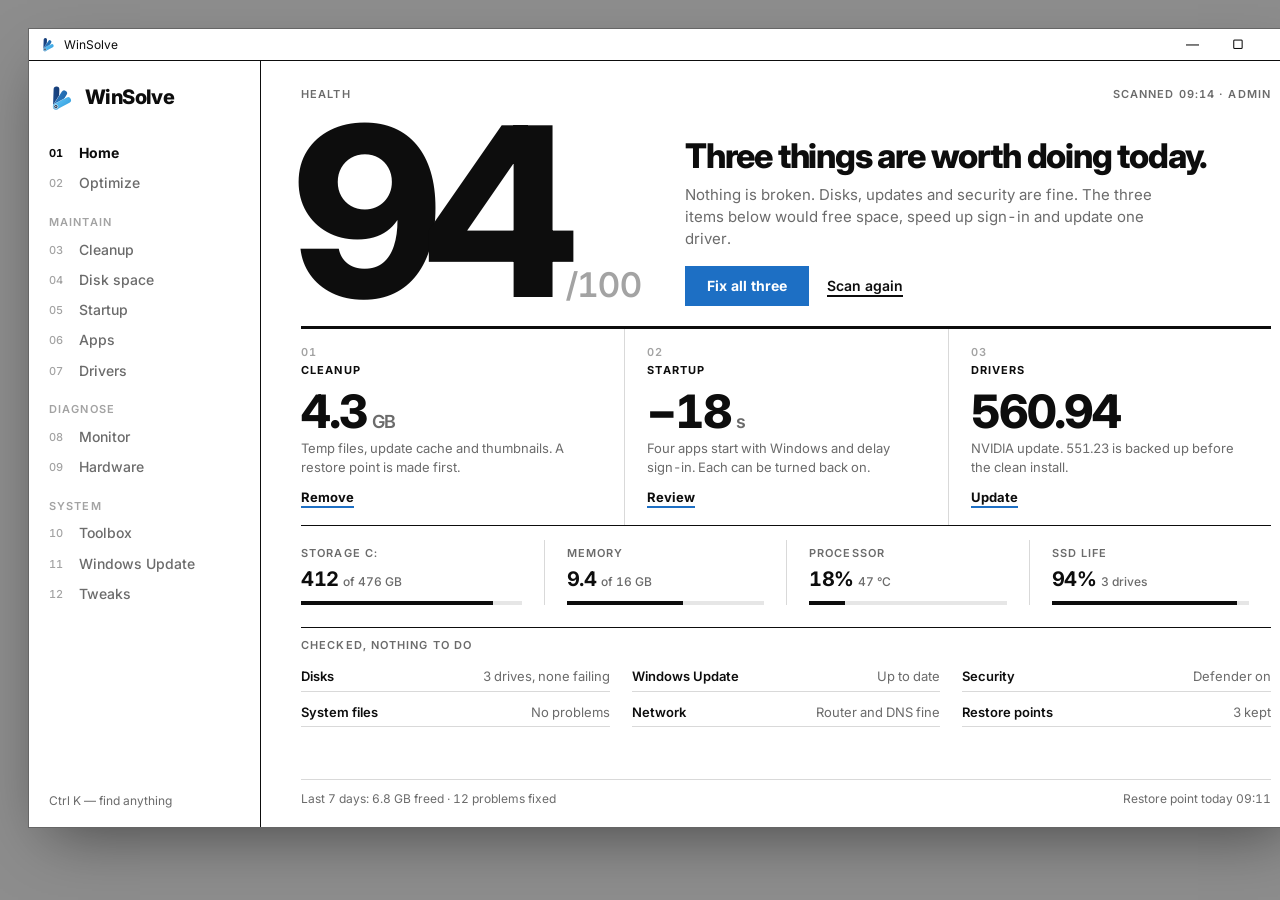
<file: design/app-redesign-3/5-swiss.html>
<!doctype html>
<html lang="en"><head><meta charset="utf-8"><title>WinSolve · option 5 · typographic</title>
<link href="https://fonts.googleapis.com/css2?family=Inter:wght@400;500;600;700;800&display=swap" rel="stylesheet">
<style>
/* Option 5: typography does the work. One huge number, black rules, no cards, no radius, no shadows, one accent. */
:root { --ink:#0d0d0d; --mut:#6b6b6b; --faint:#a3a3a3; --line:#d9d9d9; --acc:#1d6fc4; --font:"Inter","Segoe UI Variable Display","Segoe UI",sans-serif; }
* { box-sizing:border-box; } html,body { margin:0; } body { background:#8d8d8d; font:14px/1.45 var(--font); color:var(--ink); font-variant-numeric:tabular-nums; }
.stage { padding:28px; display:grid; place-items:center; }
.win { width:1280px; height:800px; background:#fff; border:1px solid #666; display:grid; grid-template-columns:232px 1fr; grid-template-rows:32px 1fr; box-shadow:0 24px 60px -20px rgba(0,0,0,.5); }
.top { grid-column:1 / 3; display:flex; align-items:center; border-bottom:1px solid var(--ink); font-size:12px; padding-left:12px; gap:8px; } .top img { width:15px; }
.top .c { margin-left:auto; display:flex; height:100%; } .top .c span { width:46px; display:grid; place-items:center; font-size:13px; }
.nav { border-right:1px solid var(--ink); padding:22px 0 18px 20px; display:flex; flex-direction:column; }
.brand { display:flex; align-items:center; gap:10px; font-weight:800; font-size:20px; letter-spacing:-.03em; margin-bottom:26px; } .brand img { width:26px; }
.nav a { display:grid; grid-template-columns:30px 1fr; padding:5px 0; color:var(--mut); font-size:14px; font-weight:500; } .nav a i { font-style:normal; font-size:11px; color:var(--faint); padding-top:3px; }
.nav a.on { color:var(--ink); font-weight:700; } .nav a.on i { color:var(--ink); } .nav a.on::after { content:""; }
.nav .g { margin:16px 0 4px; font-size:11px; letter-spacing:.1em; text-transform:uppercase; color:var(--faint); font-weight:600; }
.nav .sp { flex:1; } .nav .k { font-size:12px; color:var(--mut); }
.main { padding:26px 36px 20px 40px; display:flex; flex-direction:column; min-width:0; }
.eye { display:flex; justify-content:space-between; font-size:11px; letter-spacing:.1em; text-transform:uppercase; font-weight:600; color:var(--mut); }
.hero { display:grid; grid-template-columns:auto 1fr; gap:44px; align-items:end; padding-bottom:20px; border-bottom:3px solid var(--ink); }
.big { font-weight:800; font-size:236px; line-height:.8; letter-spacing:-.075em; margin:14px 0 0 -10px; }
.big small { font-size:34px; font-weight:600; letter-spacing:-.02em; color:var(--faint); margin-left:6px; }
.say h1 { margin:0 0 10px; font:800 34px/1.08 var(--font); letter-spacing:-.035em; } .say p { margin:0 0 16px; color:var(--mut); max-width:32em; font-size:15px; }
.btn { display:inline-flex; height:40px; padding:0 22px; align-items:center; background:var(--acc); color:#fff; font-weight:700; margin-right:18px; } .lnk { font-weight:600; border-bottom:2px solid var(--ink); padding-bottom:1px; }
.cols { display:grid; grid-template-columns:repeat(3,1fr); border-bottom:1px solid var(--ink); }
.col { padding:16px 22px 18px 0; } .col + .col { padding-left:22px; border-left:1px solid var(--line); }
.col .n { font-size:11px; letter-spacing:.1em; font-weight:600; color:var(--faint); } .col .k { font-size:11px; letter-spacing:.1em; text-transform:uppercase; font-weight:700; margin-top:2px; }
.col .v { font-weight:800; font-size:46px; letter-spacing:-.045em; line-height:1.05; margin:8px 0 4px; } .col .v small { font-size:18px; font-weight:600; letter-spacing:-.01em; color:var(--mut); }
.col p { margin:0 0 10px; color:var(--mut); font-size:13px; } .col a { font-weight:700; font-size:13px; border-bottom:2px solid var(--acc); padding-bottom:1px; }
.rows { display:grid; grid-template-columns:repeat(4,1fr); margin-top:14px; }
.r { padding:6px 22px 0 0; } .r + .r { padding-left:22px; border-left:1px solid var(--line); }
.r .k { font-size:11px; letter-spacing:.1em; text-transform:uppercase; font-weight:600; color:var(--mut); } .r .v { font-weight:700; font-size:20px; letter-spacing:-.02em; margin:3px 0 7px; } .r .v small { font-size:12px; font-weight:500; color:var(--mut); letter-spacing:0; }
.line { height:4px; background:#e6e6e6; } .line i { display:block; height:100%; background:var(--ink); }
.ok4 { margin-top:22px; border-top:1px solid var(--ink); padding-top:10px; } .ok4 .k { font-size:11px; letter-spacing:.1em; text-transform:uppercase; font-weight:600; color:var(--mut); margin-bottom:8px; } .ol { display:grid; grid-template-columns:repeat(3,1fr); gap:6px 22px; } .ol span { display:flex; justify-content:space-between; border-bottom:1px solid var(--line); padding:5px 0; color:var(--mut); font-size:13px; } .ol b { color:var(--ink); font-weight:600; }
.foot { margin-top:auto; display:flex; justify-content:space-between; padding-top:10px; border-top:1px solid var(--line); font-size:12px; color:var(--mut); }
</style></head><body><div class="stage"><div class="win">
<div class="top"><img src="logo.svg" alt="">WinSolve<span class="c"><span>—</span><span>▢</span><span>✕</span></span></div>
<nav class="nav">
 <div class="brand"><img src="logo.svg" alt="">WinSolve</div>
 <a class="on"><i>01</i>Home</a><a><i>02</i>Optimize</a>
 <div class="g">Maintain</div>
 <a><i>03</i>Cleanup</a><a><i>04</i>Disk space</a><a><i>05</i>Startup</a><a><i>06</i>Apps</a><a><i>07</i>Drivers</a>
 <div class="g">Diagnose</div>
 <a><i>08</i>Monitor</a><a><i>09</i>Hardware</a>
 <div class="g">System</div>
 <a><i>10</i>Toolbox</a><a><i>11</i>Windows Update</a><a><i>12</i>Tweaks</a>
 <div class="sp"></div><div class="k">Ctrl K — find anything</div>
</nav>
<div class="main">
 <div class="eye"><span>Health</span><span>Scanned 09:14 · Admin</span></div>
 <div class="hero">
  <div class="big">94<small>/100</small></div>
  <div class="say"><h1>Three things are worth doing today.</h1><p>Nothing is broken. Disks, updates and security are fine. The three items below would free space, speed up sign-in and update one driver.</p><span class="btn">Fix all three</span><span class="lnk">Scan again</span></div>
 </div>
 <div class="cols">
  <div class="col"><div class="n">01</div><div class="k">Cleanup</div><div class="v">4.3<small> GB</small></div><p>Temp files, update cache and thumbnails. A restore point is made first.</p><a>Remove</a></div>
  <div class="col"><div class="n">02</div><div class="k">Startup</div><div class="v">−18<small> s</small></div><p>Four apps start with Windows and delay sign-in. Each can be turned back on.</p><a>Review</a></div>
  <div class="col"><div class="n">03</div><div class="k">Drivers</div><div class="v">560.94</div><p>NVIDIA update. 551.23 is backed up before the clean install.</p><a>Update</a></div>
 </div>
 <div class="rows">
  <div class="r"><div class="k">Storage C:</div><div class="v">412 <small>of 476 GB</small></div><div class="line"><i style="width:87%"></i></div></div>
  <div class="r"><div class="k">Memory</div><div class="v">9.4 <small>of 16 GB</small></div><div class="line"><i style="width:59%"></i></div></div>
  <div class="r"><div class="k">Processor</div><div class="v">18% <small>47 °C</small></div><div class="line"><i style="width:18%"></i></div></div>
  <div class="r"><div class="k">SSD life</div><div class="v">94% <small>3 drives</small></div><div class="line"><i style="width:94%"></i></div></div>
 </div>
 <div class="ok4"><div class="k">Checked, nothing to do</div><div class="ol"><span><b>Disks</b>3 drives, none failing</span><span><b>Windows Update</b>Up to date</span><span><b>Security</b>Defender on</span><span><b>System files</b>No problems</span><span><b>Network</b>Router and DNS fine</span><span><b>Restore points</b>3 kept</span></div></div>
 <div class="foot"><span>Last 7 days: 6.8 GB freed · 12 problems fixed</span><span>Restore point today 09:11</span></div>
</div>
</div></div></body></html>
</file>
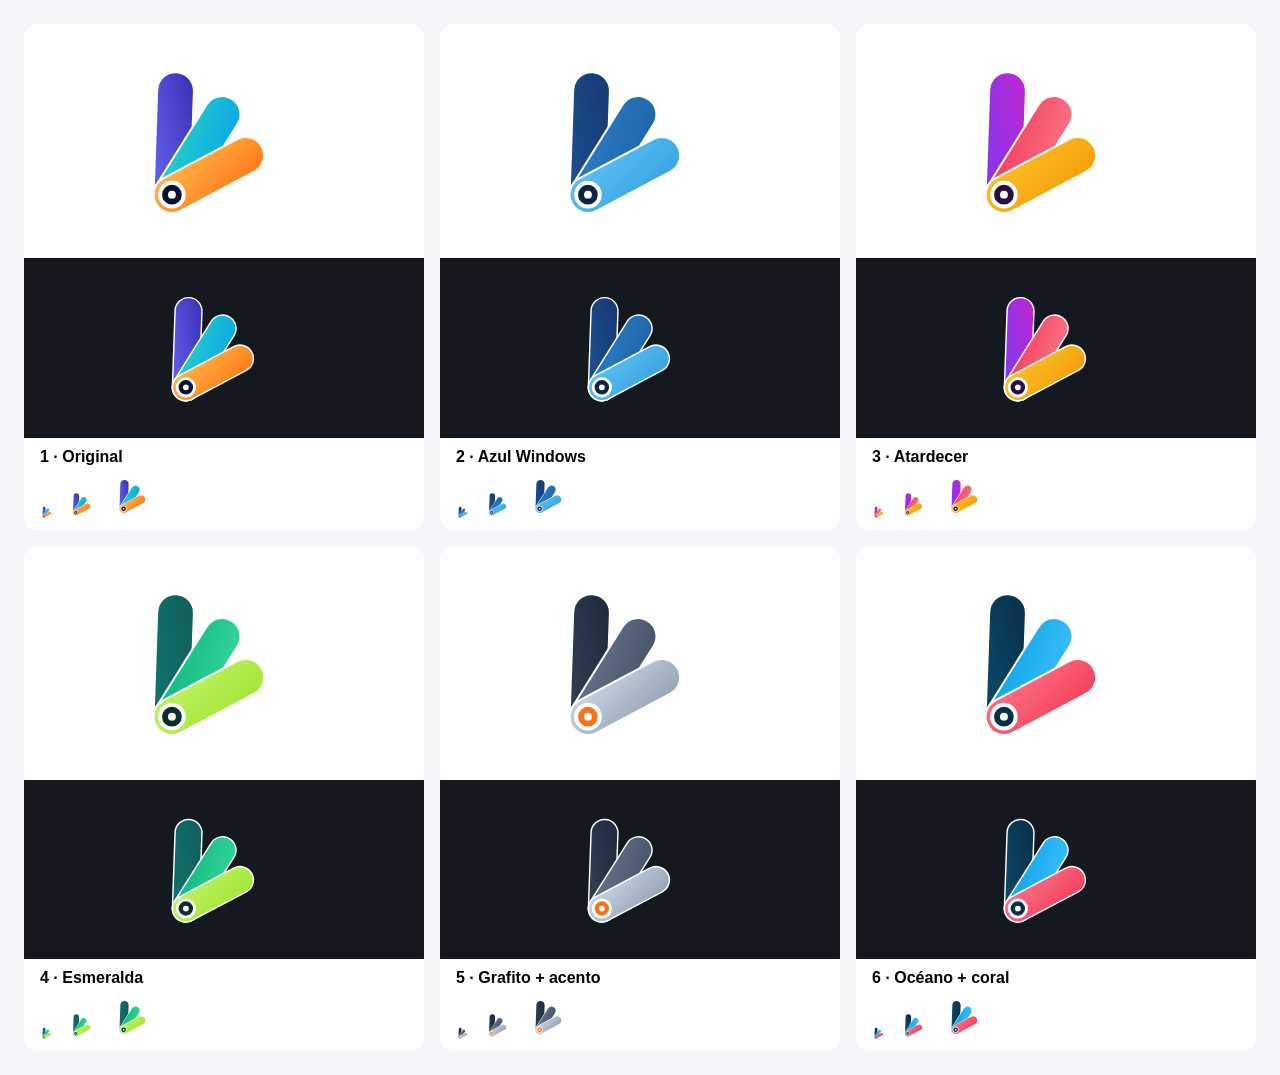
<file: assets/logo-v3/A-colores/board.html>
<html><body style="margin:0;background:#f4f6fa;font-family:Segoe UI,Arial"><div style="padding:24px;display:grid;grid-template-columns:repeat(3,1fr);gap:16px"><div style="background:#fff;border-radius:14px;overflow:hidden"><div style="padding:16px"><img src="1-original.svg" style="width:55%;display:block;margin:auto"></div><div style="background:#14181f;padding:16px"><img src="1-original.svg" style="width:40%;display:block;margin:auto"></div><div style="padding:10px 16px"><b>1 · Original</b><div style="display:flex;gap:12px;align-items:end;margin-top:6px"><img src="1-original.svg" width="16" height="16"><img src="1-original.svg" width="32" height="32"><img src="1-original.svg" width="48" height="48"></div></div></div><div style="background:#fff;border-radius:14px;overflow:hidden"><div style="padding:16px"><img src="2-azul-windows.svg" style="width:55%;display:block;margin:auto"></div><div style="background:#14181f;padding:16px"><img src="2-azul-windows.svg" style="width:40%;display:block;margin:auto"></div><div style="padding:10px 16px"><b>2 · Azul Windows</b><div style="display:flex;gap:12px;align-items:end;margin-top:6px"><img src="2-azul-windows.svg" width="16" height="16"><img src="2-azul-windows.svg" width="32" height="32"><img src="2-azul-windows.svg" width="48" height="48"></div></div></div><div style="background:#fff;border-radius:14px;overflow:hidden"><div style="padding:16px"><img src="3-atardecer.svg" style="width:55%;display:block;margin:auto"></div><div style="background:#14181f;padding:16px"><img src="3-atardecer.svg" style="width:40%;display:block;margin:auto"></div><div style="padding:10px 16px"><b>3 · Atardecer</b><div style="display:flex;gap:12px;align-items:end;margin-top:6px"><img src="3-atardecer.svg" width="16" height="16"><img src="3-atardecer.svg" width="32" height="32"><img src="3-atardecer.svg" width="48" height="48"></div></div></div><div style="background:#fff;border-radius:14px;overflow:hidden"><div style="padding:16px"><img src="4-esmeralda.svg" style="width:55%;display:block;margin:auto"></div><div style="background:#14181f;padding:16px"><img src="4-esmeralda.svg" style="width:40%;display:block;margin:auto"></div><div style="padding:10px 16px"><b>4 · Esmeralda</b><div style="display:flex;gap:12px;align-items:end;margin-top:6px"><img src="4-esmeralda.svg" width="16" height="16"><img src="4-esmeralda.svg" width="32" height="32"><img src="4-esmeralda.svg" width="48" height="48"></div></div></div><div style="background:#fff;border-radius:14px;overflow:hidden"><div style="padding:16px"><img src="5-grafito.svg" style="width:55%;display:block;margin:auto"></div><div style="background:#14181f;padding:16px"><img src="5-grafito.svg" style="width:40%;display:block;margin:auto"></div><div style="padding:10px 16px"><b>5 · Grafito + acento</b><div style="display:flex;gap:12px;align-items:end;margin-top:6px"><img src="5-grafito.svg" width="16" height="16"><img src="5-grafito.svg" width="32" height="32"><img src="5-grafito.svg" width="48" height="48"></div></div></div><div style="background:#fff;border-radius:14px;overflow:hidden"><div style="padding:16px"><img src="6-oceano-coral.svg" style="width:55%;display:block;margin:auto"></div><div style="background:#14181f;padding:16px"><img src="6-oceano-coral.svg" style="width:40%;display:block;margin:auto"></div><div style="padding:10px 16px"><b>6 · Océano + coral</b><div style="display:flex;gap:12px;align-items:end;margin-top:6px"><img src="6-oceano-coral.svg" width="16" height="16"><img src="6-oceano-coral.svg" width="32" height="32"><img src="6-oceano-coral.svg" width="48" height="48"></div></div></div></div></body></html>
</file>
<file: website/assets/site.css>
/* WinSolve website: shared styles for the home page and the docs.
   Flat, system fonts, no external requests. */
:root {
  --bg: #0f1115;
  --bg-2: #14171d;
  --surface: #171a21;
  --border: #272c36;
  --border-hi: #3a4150;
  --text: #e7eaef;
  --muted: #a1abba;
  --dim: #7a8496;
  --blue: #4cb3ee;
  --blue-2: #3aa3e0;
  --blue-3: #1e4f92;
  --green: #6cc788;
  --warn: #e9c46a;
  --radius: 8px;
  --font: "Segoe UI Variable Text", "Segoe UI", system-ui, -apple-system, "Helvetica Neue", Arial, sans-serif;
  --display: "Segoe UI Variable Display", "Segoe UI", system-ui, -apple-system, "Helvetica Neue", Arial, sans-serif;
  --mono: "Cascadia Mono", "Cascadia Code", Consolas, ui-monospace, "SF Mono", monospace;
}

* { box-sizing: border-box; }
html { scroll-behavior: smooth; -webkit-text-size-adjust: 100%; }
body { margin: 0; background: var(--bg); color: var(--text); font: 400 16px/1.6 var(--font); overflow-x: hidden; }
::selection { background: rgba(76, 179, 238, .3); }
a { color: inherit; text-decoration: none; }
img, svg { display: block; max-width: 100%; }
.wrap { width: min(1120px, 100% - 40px); margin-inline: auto; }
:focus-visible { outline: 2px solid var(--blue); outline-offset: 3px; border-radius: 4px; }

/* ───────── Nav ───────── */
.nav { position: sticky; top: 0; z-index: 50; background: var(--bg); border-bottom: 1px solid var(--border); }
.nav .wrap { display: flex; align-items: center; gap: 20px; height: 60px; }
.brand { display: flex; align-items: center; gap: 10px; font: 600 18px/1 var(--display); }
.brand img { width: 30px; height: auto; }
.nav .links { display: flex; gap: 2px; margin-left: auto; }
.nav .links a { padding: 8px 12px; border-radius: 6px; color: var(--muted); font-size: 15px; }
.nav .links a:hover, .nav .links a.active { color: var(--text); background: rgba(255, 255, 255, .06); }
.lang { display: inline-flex; border: 1px solid var(--border); border-radius: 6px; overflow: hidden; font: 600 12.5px/1 var(--mono); }
.lang a { padding: 8px 10px; color: var(--dim); }
.lang a:hover { color: var(--text); }
.lang a[aria-current="true"] { background: rgba(255, 255, 255, .09); color: var(--text); }
.menu-btn { display: none; width: 38px; height: 38px; place-items: center; border-radius: 6px; border: 1px solid var(--border); background: transparent; color: var(--text); cursor: pointer; }
.menu-btn svg { width: 20px; height: 20px; }
@media (max-width: 760px) {
  .nav .wrap { gap: 10px; }
  .menu-btn { display: inline-grid; }
  .nav .lang { margin-left: auto; }
  .lang a { padding: 8px; }
  .nav .cta { padding: 9px 12px; font-size: 14px; }
  .nav .links {
    display: none; position: absolute; top: 100%; left: 0; right: 0; margin: 0; flex-direction: column; gap: 0;
    padding: 6px 20px 14px; background: var(--bg); border-bottom: 1px solid var(--border);
  }
  .nav.open .links { display: flex; }
  .nav .links a { padding: 13px 8px; font-size: 16px; }
}

/* ───────── Buttons ───────── */
.btn {
  display: inline-flex; align-items: center; justify-content: center; gap: 9px;
  padding: 11px 18px; border-radius: 6px; font: 600 15px/1.2 var(--font);
  border: 1px solid var(--border-hi); background: transparent; color: var(--text); cursor: pointer;
}
.btn:hover { background: rgba(255, 255, 255, .06); border-color: #4a5365; }
.btn svg { width: 17px; height: 17px; flex: none; }
.btn.primary { background: var(--blue-2); border-color: var(--blue-2); color: #04121c; }
.btn.primary:hover { background: var(--blue); border-color: var(--blue); }
.btn.big { padding: 13px 22px; font-size: 16px; }
.btn small { font-weight: 500; opacity: .75; font-size: 13px; }

/* ───────── Hero ───────── */
.hero { padding: 72px 0 80px; border-bottom: 1px solid var(--border); }
.hero .wrap { display: grid; grid-template-columns: minmax(0, 5fr) minmax(0, 7fr); gap: 56px; align-items: center; }
.hero h1 { margin: 0 0 20px; font: 600 clamp(32px, 4.2vw, 46px)/1.12 var(--display); letter-spacing: -0.02em; text-wrap: balance; }
.hero p.lead { margin: 0; color: var(--muted); font-size: 18px; max-width: 34em; }
.hero .actions { display: flex; flex-wrap: wrap; align-items: center; gap: 10px 14px; margin-top: 30px; }
.hero .facts { margin: 16px 0 0; color: var(--dim); font: 13.5px/1.5 var(--mono); }
.hero .note { margin: 14px 0 0; max-width: 32em; color: var(--dim); font-size: 14px; line-height: 1.55; }
.hero .note b { color: var(--muted); font-weight: 600; }
.link { color: var(--blue); text-decoration: underline; text-underline-offset: 3px; text-decoration-thickness: 1px; }
.link:hover { color: #8fd2f7; }
@media (max-width: 980px) { .hero .wrap { grid-template-columns: 1fr; gap: 44px; } .hero { padding: 48px 0 56px; } }

/* ───────── App window (hero) ───────── */
.window { border-radius: 10px; overflow: hidden; background: #1f1f22; border: 1px solid #34363d; box-shadow: 0 24px 60px -24px rgba(0, 0, 0, .8); text-align: left; font-size: 13px; }
.titlebar { height: 34px; display: flex; align-items: center; gap: 10px; padding: 0 12px; color: #9aa3b0; font-size: 12px; background: #1a1a1d; border-bottom: 1px solid rgba(255, 255, 255, .05); }
.titlebar img { width: 17px; }
.titlebar .ctl { margin-left: auto; display: flex; gap: 18px; color: #777; }
.app { display: grid; grid-template-columns: 196px 1fr; }
.side { background: #1a1a1d; padding: 12px 8px; border-right: 1px solid rgba(255, 255, 255, .04); }
.side .grp { color: #6f7480; font-size: 10.5px; letter-spacing: .08em; margin: 14px 10px 6px; }
.side .it { display: flex; align-items: center; gap: 10px; padding: 7px 10px; border-radius: 6px; color: #cfd3da; position: relative; white-space: nowrap; }
.side .it i { width: 16px; height: 16px; flex: none; display: grid; place-items: center; color: #8d9db4; }
.side .it svg { width: 16px; height: 16px; fill: none; stroke: currentColor; stroke-width: 2; stroke-linecap: round; stroke-linejoin: round; }
.side .it.on { background: rgba(255, 255, 255, .06); }
.side .it.on i { color: var(--blue); }
.side .it.on::before { content: ""; position: absolute; left: 0; top: 8px; bottom: 8px; width: 3px; border-radius: 3px; background: var(--blue); }
.main { padding: 20px 22px; background: #202023; }
.main h4 { margin: 0; font: 600 21px/1.2 var(--font); color: #fff; }
.main .sub { color: #8b909a; margin: 4px 0 16px; }
.health { display: grid; grid-template-columns: 130px 1fr; gap: 16px; align-items: center; padding: 16px; border-radius: 8px; background: #2a2a2e; border: 1px solid rgba(255, 255, 255, .05); }
.ring { position: relative; width: 130px; height: 130px; }
.ring svg { transform: rotate(-90deg); width: 130px; height: 130px; }
.ring .track { stroke: rgba(255, 255, 255, .08); }
.ring .val { stroke: var(--green); stroke-linecap: round; stroke-dasharray: 377; stroke-dashoffset: 23; }
.ring .num { position: absolute; inset: 0; display: grid; place-items: center; text-align: center; }
.ring .num b { display: block; font: 600 34px/1 var(--font); color: #fff; }
.ring .num small { color: #8b909a; font-size: 11px; }
.checks { display: grid; gap: 8px; }
.check { display: grid; grid-template-columns: 18px 1fr auto; gap: 8px; align-items: center; color: #d6d9df; font-size: 12.5px; }
.check .st { width: 16px; height: 16px; border-radius: 50%; border-color: var(--green); background: var(--green); box-shadow: inset 0 0 0 3px #2a2a2e; }
.check .tag { font-size: 11px; color: #8b909a; }
.issues { margin-top: 12px; padding: 10px 16px; border-radius: 8px; background: #2a2a2e; border: 1px solid rgba(255, 255, 255, .05); }
.issues .is-t { color: #8b909a; font-size: 11px; letter-spacing: .06em; text-transform: uppercase; margin-bottom: 4px; }
.issues .is-r { display: flex; align-items: center; justify-content: space-between; gap: 12px; padding: 6px 0; color: #d6d9df; border-top: 1px solid rgba(255, 255, 255, .05); }
.issues .is-r:first-of-type { border-top: 0; }
.issues .is-r em { font-style: normal; font-weight: 600; font-size: 12px; color: #04121c; background: var(--blue-2); padding: 4px 12px; border-radius: 4px; }
@media (max-width: 820px) {
  .app { grid-template-columns: 1fr; }
  .side { display: none; }
  .health { grid-template-columns: 1fr; justify-items: center; }
}

/* ───────── Sections ───────── */
section { padding: 84px 0; border-bottom: 1px solid var(--border); }
section:last-of-type { border-bottom: 0; }
.h2 { margin: 0 0 12px; font: 600 clamp(26px, 3.2vw, 34px)/1.2 var(--display); letter-spacing: -0.015em; }
.sec-lead { margin: 0; color: var(--muted); font-size: 17px; max-width: 38em; }
.eyebrow { display: block; font: 500 13px/1 var(--mono); color: var(--dim); margin-bottom: 14px; }
.split { display: grid; grid-template-columns: minmax(0, 4fr) minmax(0, 8fr); gap: 56px; }
.split > header { position: sticky; top: 92px; align-self: start; }
@media (max-width: 900px) { .split { grid-template-columns: 1fr; gap: 32px; } .split > header { position: static; } section { padding: 56px 0; } }

/* What it does: plain rows, no boxes */
.rows { margin: 0; }
.rows .row { display: grid; grid-template-columns: minmax(0, 200px) minmax(0, 1fr); gap: 8px 32px; padding: 22px 0; border-top: 1px solid var(--border); }
.rows .row:first-child { border-top: 0; padding-top: 0; }
.rows dt { font: 600 16px/1.4 var(--font); color: var(--text); }
.rows dd { margin: 0; color: var(--muted); }
@media (max-width: 640px) { .rows .row { grid-template-columns: 1fr; } }

/* Safety: two columns of short paragraphs */
.pairs { display: grid; grid-template-columns: 1fr 1fr; gap: 0 48px; }
.pairs div { padding: 20px 0; border-top: 1px solid var(--border); }
.pairs h3 { margin: 0 0 6px; font: 600 16px/1.4 var(--font); }
.pairs p { margin: 0; color: var(--muted); }
@media (max-width: 760px) { .pairs { grid-template-columns: 1fr; } }

/* Download */
.get { border: 1px solid var(--border); border-radius: var(--radius); background: var(--surface); }
.get .item { display: grid; grid-template-columns: minmax(0, 1fr) auto; gap: 12px 24px; align-items: center; padding: 20px 22px; border-top: 1px solid var(--border); }
.get .item:first-child { border-top: 0; }
.get .item b { font: 600 16px/1.3 var(--mono); }
.get .item p { margin: 4px 0 0; color: var(--muted); font-size: 15px; }
.get .tag { font: 500 11.5px/1 var(--mono); color: var(--green); border: 1px solid rgba(108, 199, 136, .4); padding: 3px 7px; border-radius: 4px; margin-left: 8px; vertical-align: 2px; }
@media (max-width: 640px) { .get .item { grid-template-columns: 1fr; } }
.fine { margin: 18px 0 0; color: var(--dim); font-size: 14.5px; }

/* FAQ */
.faq { max-width: 760px; }
details { border-top: 1px solid var(--border); }
details:last-child { border-bottom: 1px solid var(--border); }
summary { cursor: pointer; list-style: none; padding: 18px 0; font-weight: 600; display: flex; justify-content: space-between; gap: 16px; }
summary::-webkit-details-marker { display: none; }
summary::after { content: "+"; flex: none; color: var(--dim); font: 400 22px/1 var(--mono); }
details[open] summary::after { content: "−"; }
summary:hover { color: #fff; }
details p { margin: 0 0 18px; color: var(--muted); max-width: 44em; }

/* Footer */
footer { padding: 36px 0 48px; border-top: 1px solid var(--border); color: var(--dim); font-size: 14px; }
footer .wrap { display: flex; flex-wrap: wrap; gap: 14px 32px; align-items: center; justify-content: space-between; }
footer a { color: var(--muted); }
footer a:hover { color: var(--text); }
footer .fl { display: flex; gap: 22px; flex-wrap: wrap; }

/* ───────── Docs ───────── */
.docs { display: grid; grid-template-columns: 230px minmax(0, 1fr); gap: 48px; padding: 44px 0 100px; }
.toc { position: sticky; top: 84px; align-self: start; display: grid; gap: 1px; }
.toc .t { font: 500 12px/1 var(--mono); letter-spacing: .06em; text-transform: uppercase; color: var(--dim); margin: 18px 10px 8px; }
.toc a { padding: 7px 10px; border-radius: 6px; color: var(--muted); font-size: 15px; border-left: 2px solid transparent; }
.toc a:hover { color: var(--text); background: rgba(255, 255, 255, .04); }
.toc a.active { color: var(--text); background: rgba(76, 179, 238, .1); border-left-color: var(--blue); }
@media (max-width: 900px) { .docs { grid-template-columns: 1fr; } .toc { position: static; grid-auto-flow: column; overflow-x: auto; padding-bottom: 6px; } .toc .t { display: none; } .toc a { white-space: nowrap; } }
.doc h1 { font: 600 clamp(32px, 4vw, 44px)/1.12 var(--display); letter-spacing: -0.02em; margin: 0 0 14px; }
.doc h2 { font: 600 26px/1.2 var(--display); letter-spacing: -0.01em; margin: 64px 0 14px; scroll-margin-top: 80px; }
.doc h3 { font: 600 18px/1.3 var(--font); margin: 30px 0 8px; }
.doc p, .doc li { color: #c3cad6; }
.doc ul, .doc ol { padding-left: 22px; }
.doc li { margin: 6px 0; }
.doc code { font: 13.5px var(--mono); background: rgba(255, 255, 255, .07); border: 1px solid var(--border); border-radius: 4px; padding: 1px 6px; color: #dfe7f3; overflow-wrap: anywhere; }
.doc b, .doc strong { color: var(--text); }
.doc a:not(.btn) { color: var(--blue); }
.callout { display: flex; gap: 14px; padding: 16px 18px; border-radius: var(--radius); margin: 22px 0; border: 1px solid rgba(76, 179, 238, .3); background: rgba(76, 179, 238, .07); }
.callout.warn { border-color: rgba(233, 196, 106, .35); background: rgba(233, 196, 106, .07); }
.callout svg { width: 22px; height: 22px; flex: none; color: var(--blue); margin-top: 2px; }
.callout.warn svg { color: var(--warn); }
.callout p { margin: 0; }

.dl-grid { display: grid; grid-template-columns: 1fr 1fr; gap: 16px; margin: 28px 0; }
@media (max-width: 700px) { .dl-grid { grid-template-columns: 1fr; } }
.dl { position: relative; padding: 24px; border-radius: var(--radius); border: 1px solid var(--border); background: var(--surface); display: flex; flex-direction: column; gap: 14px; }
.dl.rec { border-color: rgba(76, 179, 238, .5); }
.dl .rec-tag { position: absolute; top: 18px; right: 18px; font: 500 11.5px/1 var(--mono); padding: 4px 8px; border-radius: 4px; border: 1px solid rgba(108, 199, 136, .4); color: var(--green); }
.dl h3 { margin: 0; font: 600 20px/1.2 var(--font); }
.dl p { margin: 0; color: var(--muted); font-size: 15px; }
.dl .facts { display: flex; flex-wrap: wrap; gap: 8px; }
.dl .facts span { font: 12.5px var(--mono); color: #b9c3d3; padding: 4px 9px; border-radius: 4px; background: rgba(255, 255, 255, .05); border: 1px solid var(--border); }
.dl .btn { margin-top: auto; }
.hash { font: 12.5px/1.5 var(--mono); color: var(--dim); word-break: break-all; }

.release { border: 1px solid var(--border); border-radius: var(--radius); padding: 16px 20px; margin: 10px 0; background: var(--surface); }
.release header { display: flex; flex-wrap: wrap; align-items: baseline; gap: 6px 14px; }
.release header b { font: 600 17px var(--font); }
.release header span { color: var(--dim); font-size: 14px; }
.release ul { margin: 10px 0 0; }
.skeleton { height: 16px; border-radius: 4px; background: rgba(255, 255, 255, .06); margin: 8px 0; }

kbd { font: 12.5px var(--mono); padding: 2px 6px; border-radius: 4px; border: 1px solid var(--border-hi); border-bottom-width: 2px; background: rgba(255, 255, 255, .05); }
</file>
<file: src/WinSolve/Web/home.css>
/* Colors come from the app's own theme (sent by WinSolve at start); these are the dark defaults. */
:root {
  --bg: #202020; --card: #2b2b2b; --card-hover: #323232; --control: #373737; --control-hover: #3e3e3e;
  --border: #3a3a3a; --divider: #323232; --text: #f2f2f2; --muted: #a0a0a0;
  --good: #6ccb5f; --warn: #fce100; --bad: #ff6361; --info: #60cdff; --accent: #0067c0;
  --icon-tile: #1c2d42; --track: #3a3a3a; --inset: #282828;
  color-scheme: dark;
}
:root[data-light] { color-scheme: light; }

* { box-sizing: border-box; }
html, body { margin: 0; height: 100%; }
body {
  background: var(--bg); color: var(--text);
  font: 14px/1.4 "Segoe UI Variable Text", "Segoe UI", system-ui, sans-serif;
  -webkit-font-smoothing: antialiased; user-select: none; cursor: default; overflow-x: hidden;
}
.glyph { font-family: "Segoe Fluent Icons", "Segoe MDL2 Assets"; font-style: normal; line-height: 1; }
.muted { color: var(--muted); }
.small { font-size: 12px; }
h1, h2, p { margin: 0; }
h1 { font: 700 26px/1.15 "Segoe UI Variable Display", "Segoe UI", sans-serif; }
h2 { font: 700 16px/1.3 "Segoe UI Variable Display", "Segoe UI", sans-serif; }
h2.section { margin: 18px 0 10px; }

.page { padding: 20px 32px 24px; max-width: 1400px; }
.head { display: flex; align-items: center; gap: 14px; margin-bottom: 14px; }
.titles { flex: 1; min-width: 0; }
.icon-tile {
  width: 48px; height: 48px; border-radius: 8px; background: var(--icon-tile); color: var(--accent);
  display: grid; place-items: center; font-size: 22px; flex: none;
}
.pill {
  display: flex; align-items: center; gap: 8px; min-width: 190px; height: 34px; padding: 0 12px;
  border: 1px solid var(--border); border-radius: 17px; background: var(--card); color: var(--muted); font: inherit; cursor: pointer;
}
.pill:hover { background: var(--card-hover); }
.pill span:nth-child(2) { flex: 1; text-align: left; }
kbd { font: 11px "Segoe UI", sans-serif; padding: 1px 7px; border-radius: 4px; background: var(--inset); color: var(--muted); }

.card { background: var(--card); border: 1px solid var(--border); border-radius: 8px; padding: 16px 20px; margin-bottom: 10px; }
.card[hidden] { display: none; }
.hero { display: flex; align-items: center; gap: 28px; min-height: 156px; }
.hero-text { display: flex; flex-direction: column; gap: 4px; min-width: 0; }
.row { display: flex; gap: 8px; margin-top: 10px; flex-wrap: wrap; }
.ring { width: 124px; height: 124px; flex: none; }
.ring svg { display: block; }
.ring .num { font: 700 34px "Segoe UI Variable Display", "Segoe UI", sans-serif; fill: var(--text); }
.ring .of { font: 12px "Segoe UI", sans-serif; fill: var(--muted); }

.btn {
  display: inline-flex; align-items: center; gap: 8px; height: 32px; padding: 0 16px; border: 1px solid var(--border);
  border-radius: 4px; background: var(--control); color: var(--text); font: inherit; cursor: pointer;
}
.btn:hover:not(:disabled) { background: var(--control-hover); }
.btn:active:not(:disabled) { opacity: .85; }
.btn:disabled { opacity: .5; cursor: default; }
.btn.primary { background: var(--accent); border-color: transparent; color: #fff; }
.btn.primary:hover:not(:disabled) { filter: brightness(1.12); background: var(--accent); }
button:focus-visible { outline: 2px solid var(--accent); outline-offset: 2px; }

.quick { display: grid; grid-template-columns: repeat(auto-fit, minmax(210px, 1fr)); gap: 8px; margin-bottom: 8px; }
.tile-action {
  display: flex; align-items: center; gap: 12px; padding: 0 14px; height: 78px; text-align: left; font: inherit; color: inherit;
  background: var(--card); border: 1px solid var(--border); border-radius: 8px; cursor: pointer;
}
.tile-action:hover { background: var(--card-hover); border-color: var(--border); }
.tile-action .icon-tile { width: 40px; height: 40px; font-size: 18px; }
.tile-action .t { font-weight: 600; }
.tile-action .s { color: var(--muted); font-size: 12px; }
.tile-action .chev { margin-left: auto; color: var(--muted); font-size: 11px; }

.tiles { display: grid; grid-template-columns: repeat(auto-fit, minmax(200px, 1fr)); gap: 8px; margin-bottom: 8px; }
.tile { background: var(--card); border: 1px solid var(--border); border-radius: 8px; padding: 12px 14px; min-width: 0; }
.tile .v { font: 700 16px "Segoe UI Variable Display", "Segoe UI", sans-serif; margin: 2px 0; overflow: hidden; text-overflow: ellipsis; white-space: nowrap; }

.issue { display: flex; align-items: flex-start; gap: 10px; padding: 8px 0; }
.dot { width: 10px; height: 10px; border-radius: 50%; margin-top: 6px; flex: none; }
.issue .body { flex: 1; min-width: 0; }
.issue .tt { font-weight: 600; }
.issue .dd { color: var(--muted); }
hr { border: 0; border-top: 1px solid var(--divider); margin: 4px 0; }
.comp { display: grid; grid-template-columns: 120px 1fr; gap: 8px; padding: 3px 0; }
.comp .k { color: var(--muted); }
.comp .v { display: flex; align-items: center; gap: 8px; min-width: 0; }

.stats { display: grid; grid-template-columns: repeat(3, 1fr); gap: 16px; margin: 10px 0 12px; }
.stats .v { font: 700 16px "Segoe UI Variable Display", "Segoe UI", sans-serif; }
.weekly-head { display: flex; align-items: center; gap: 12px; }
.weekly-head .icon-tile { width: 36px; height: 36px; font-size: 16px; }

::-webkit-scrollbar { width: 14px; }
::-webkit-scrollbar-thumb { background: var(--track); border-radius: 7px; border: 4px solid var(--bg); }
@media (prefers-reduced-motion: no-preference) {
  .btn, .pill, .tile-action { transition: background-color .12s ease, filter .12s ease; }
}
</file>
